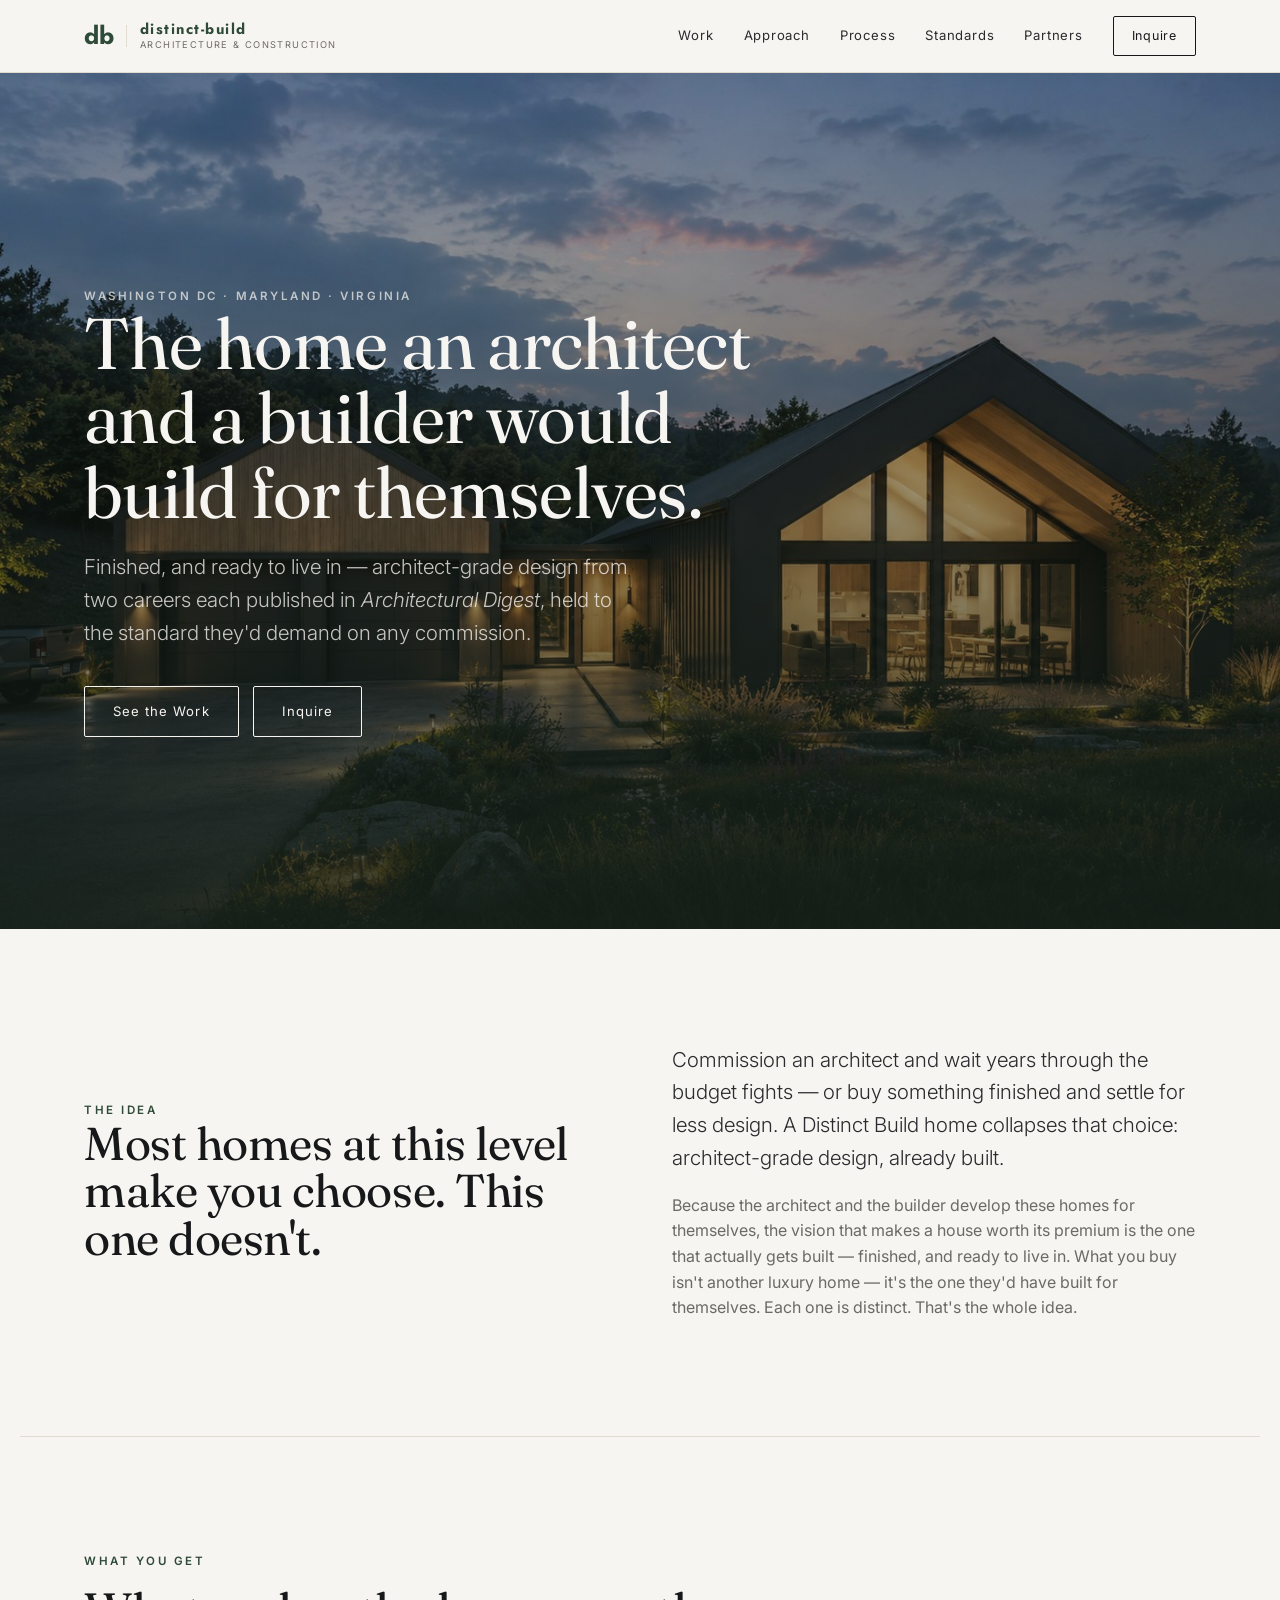
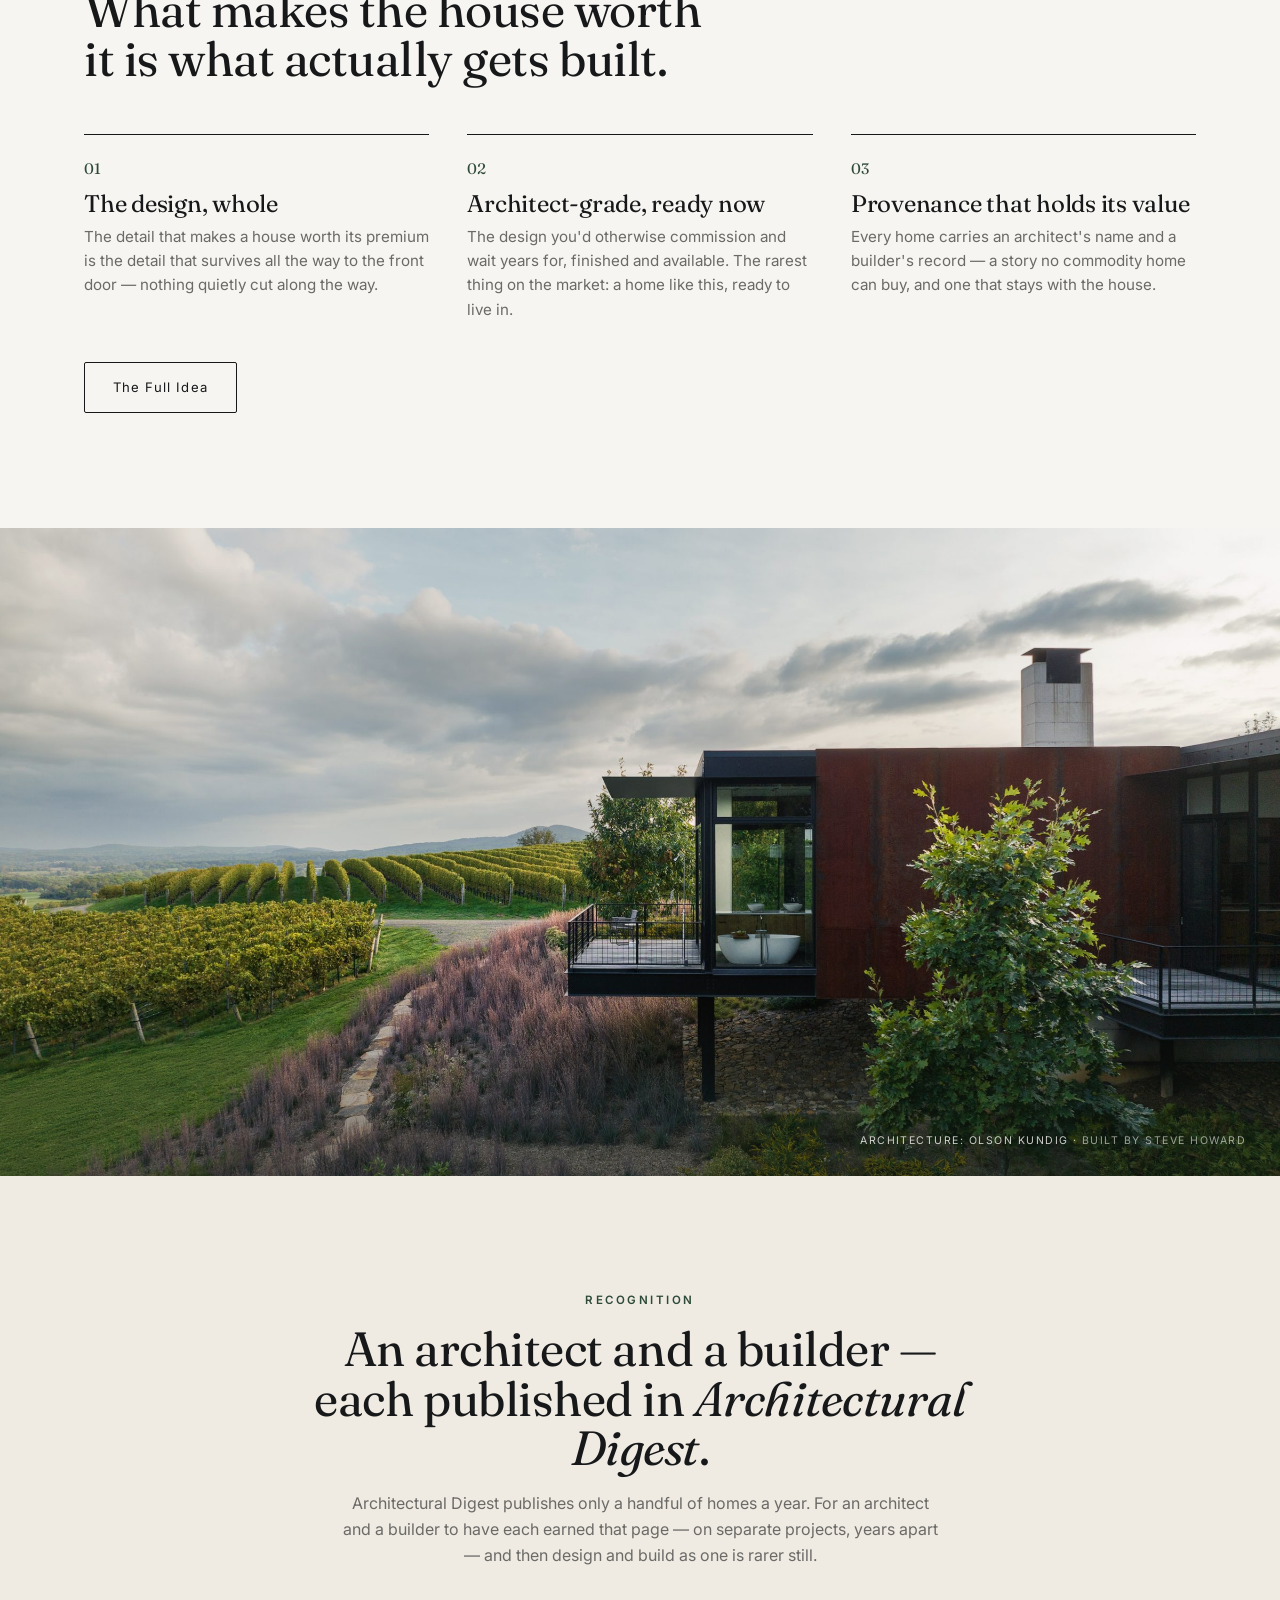
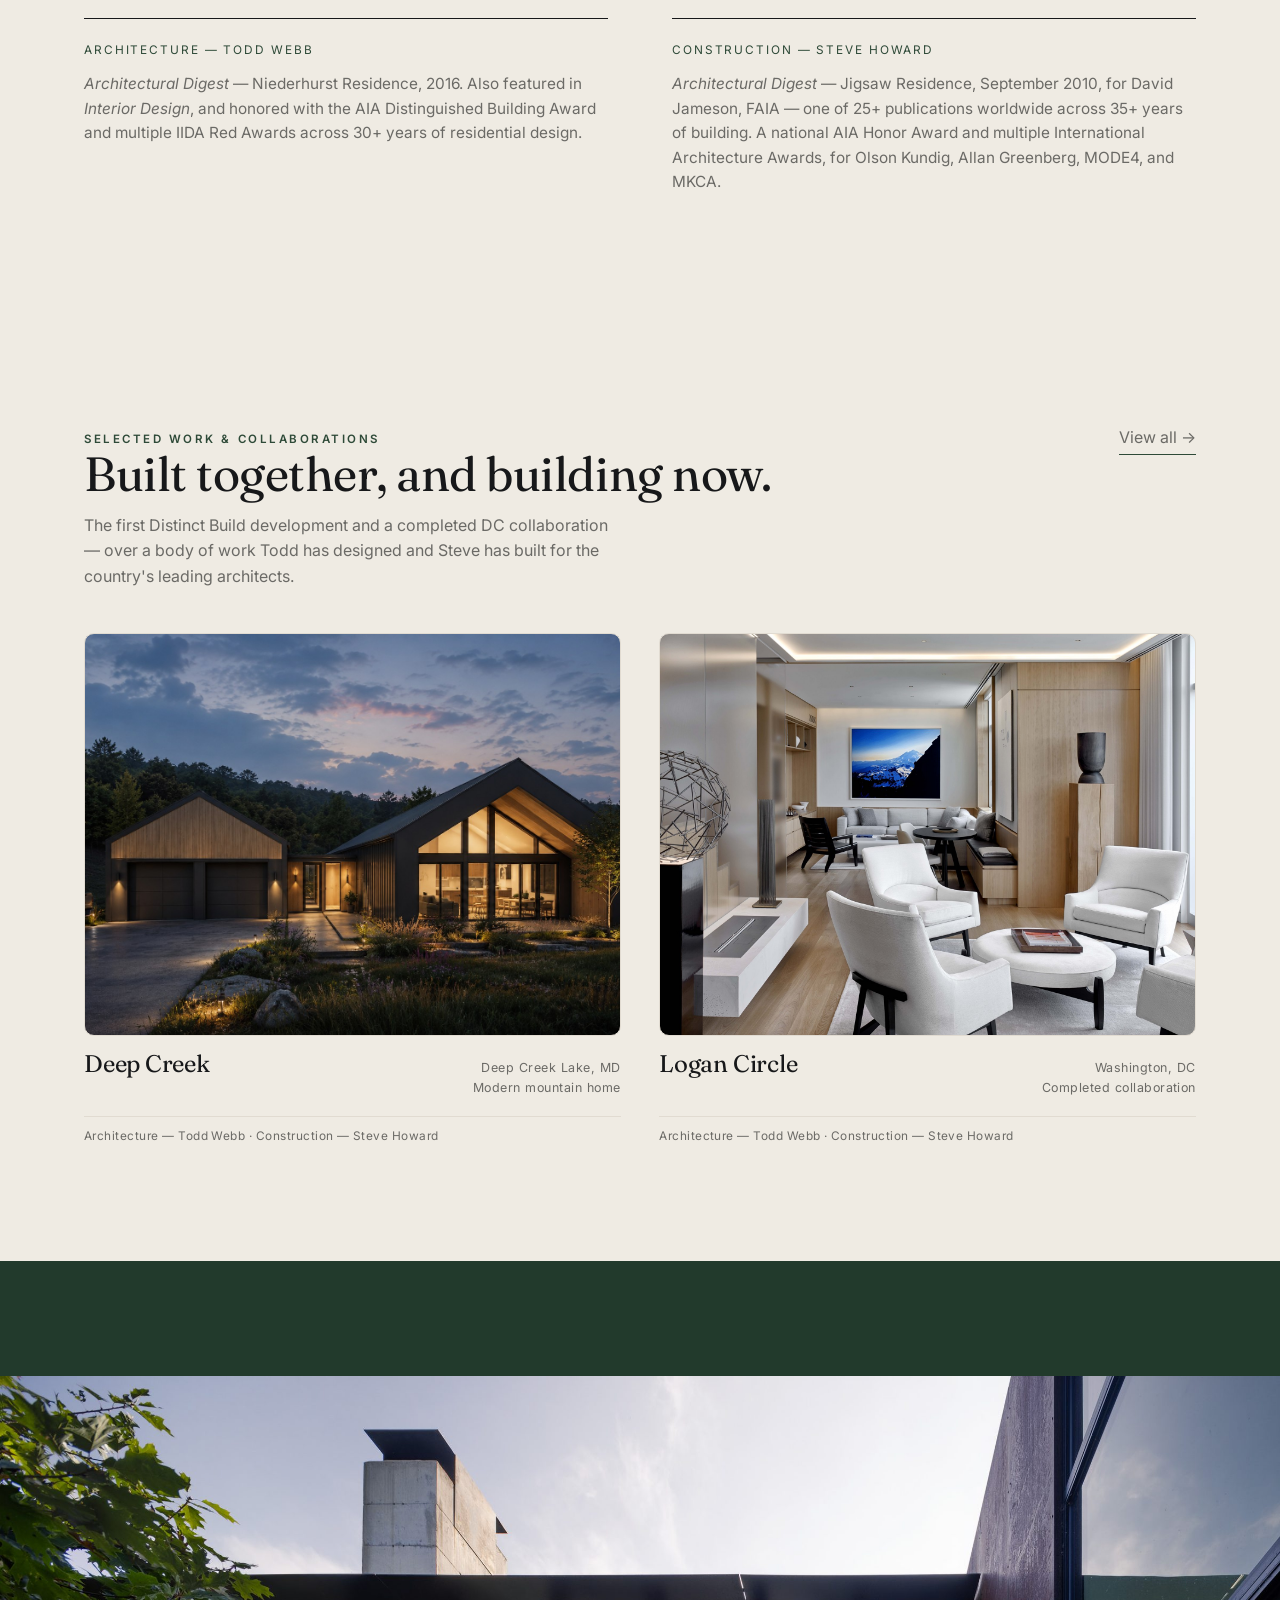
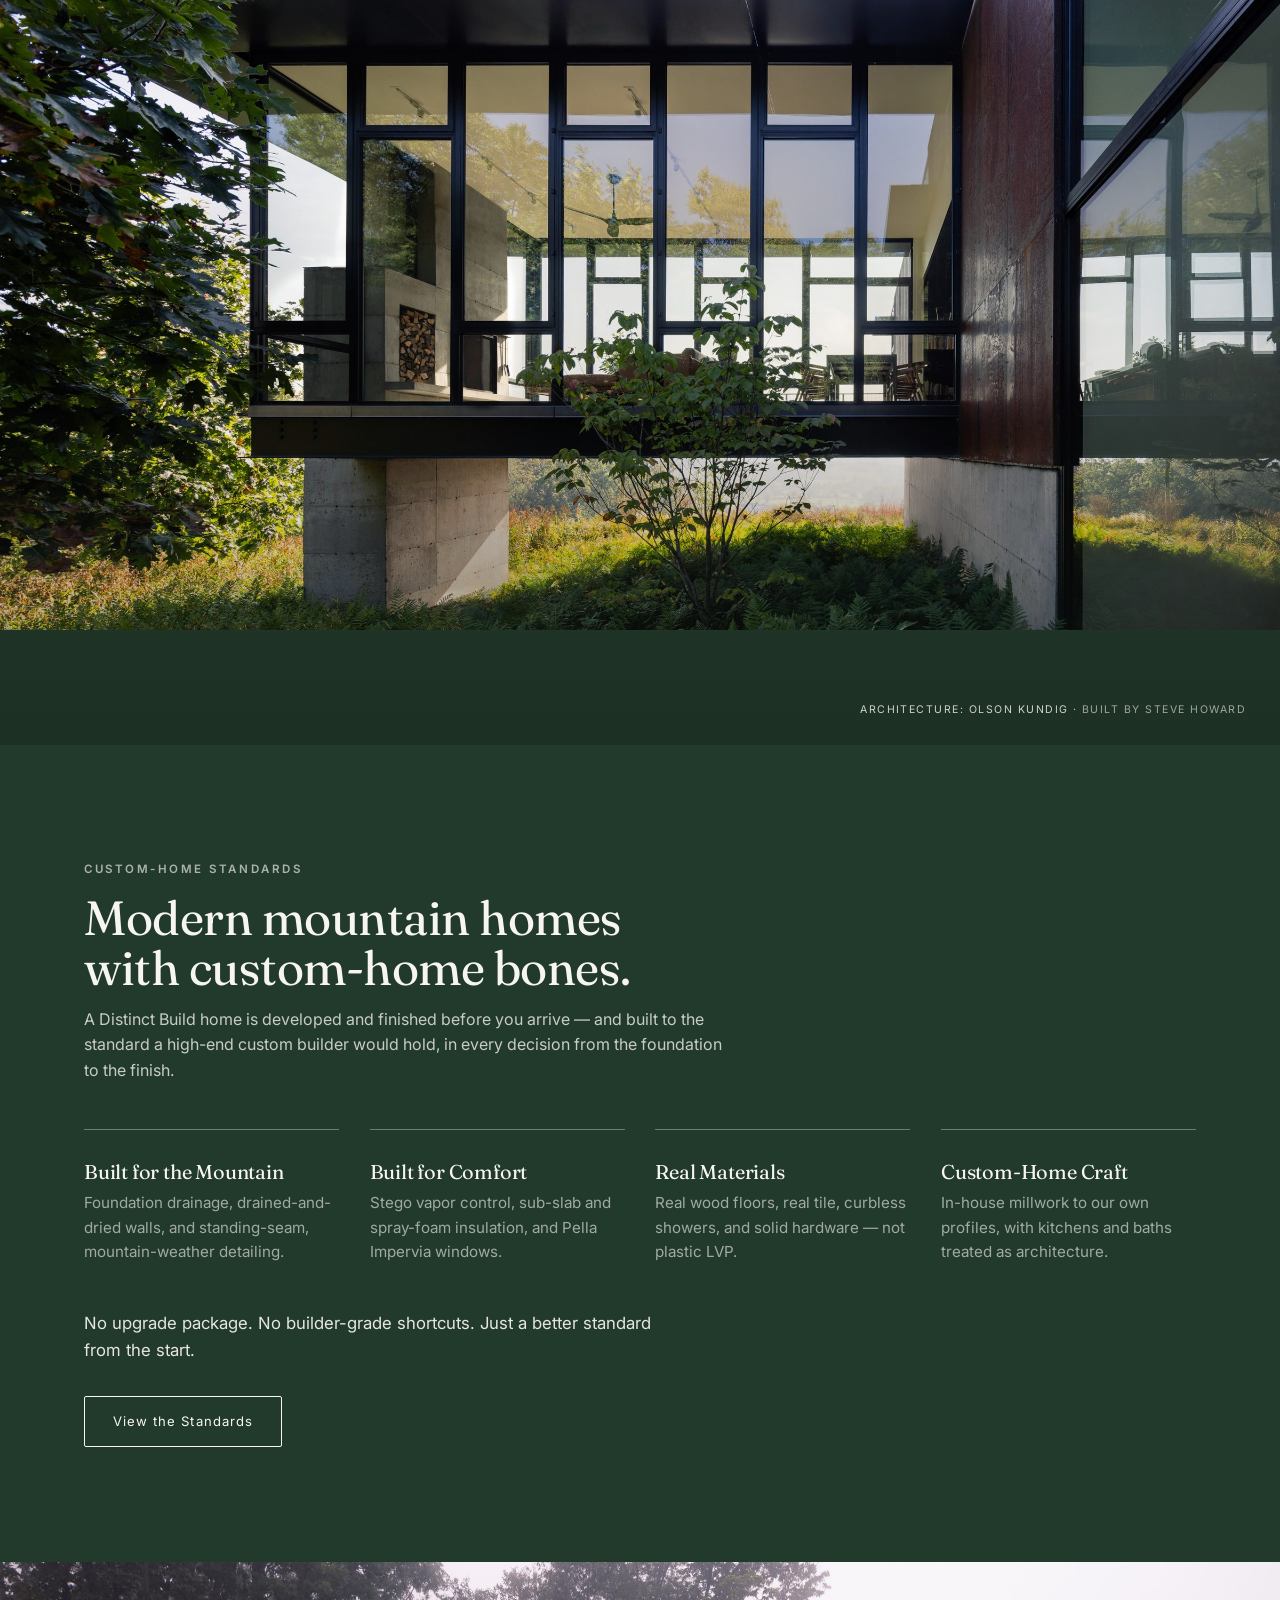
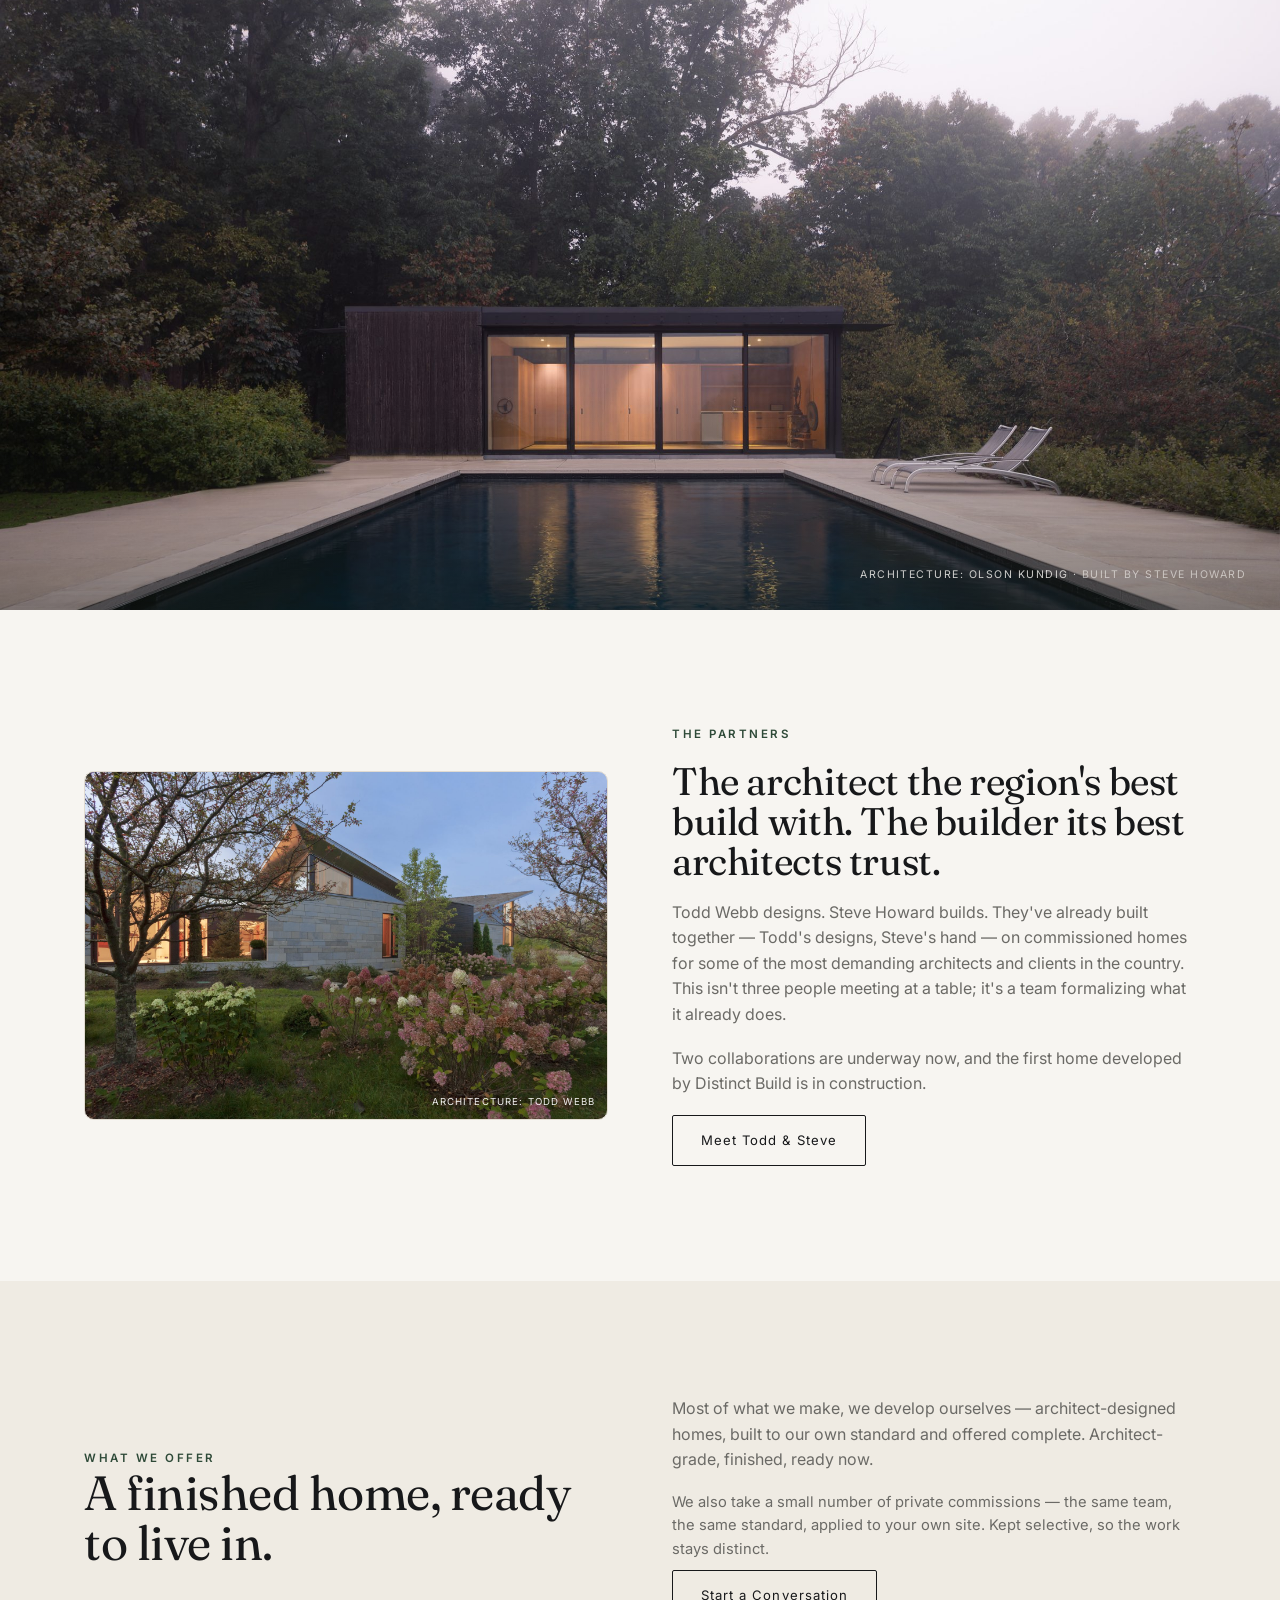
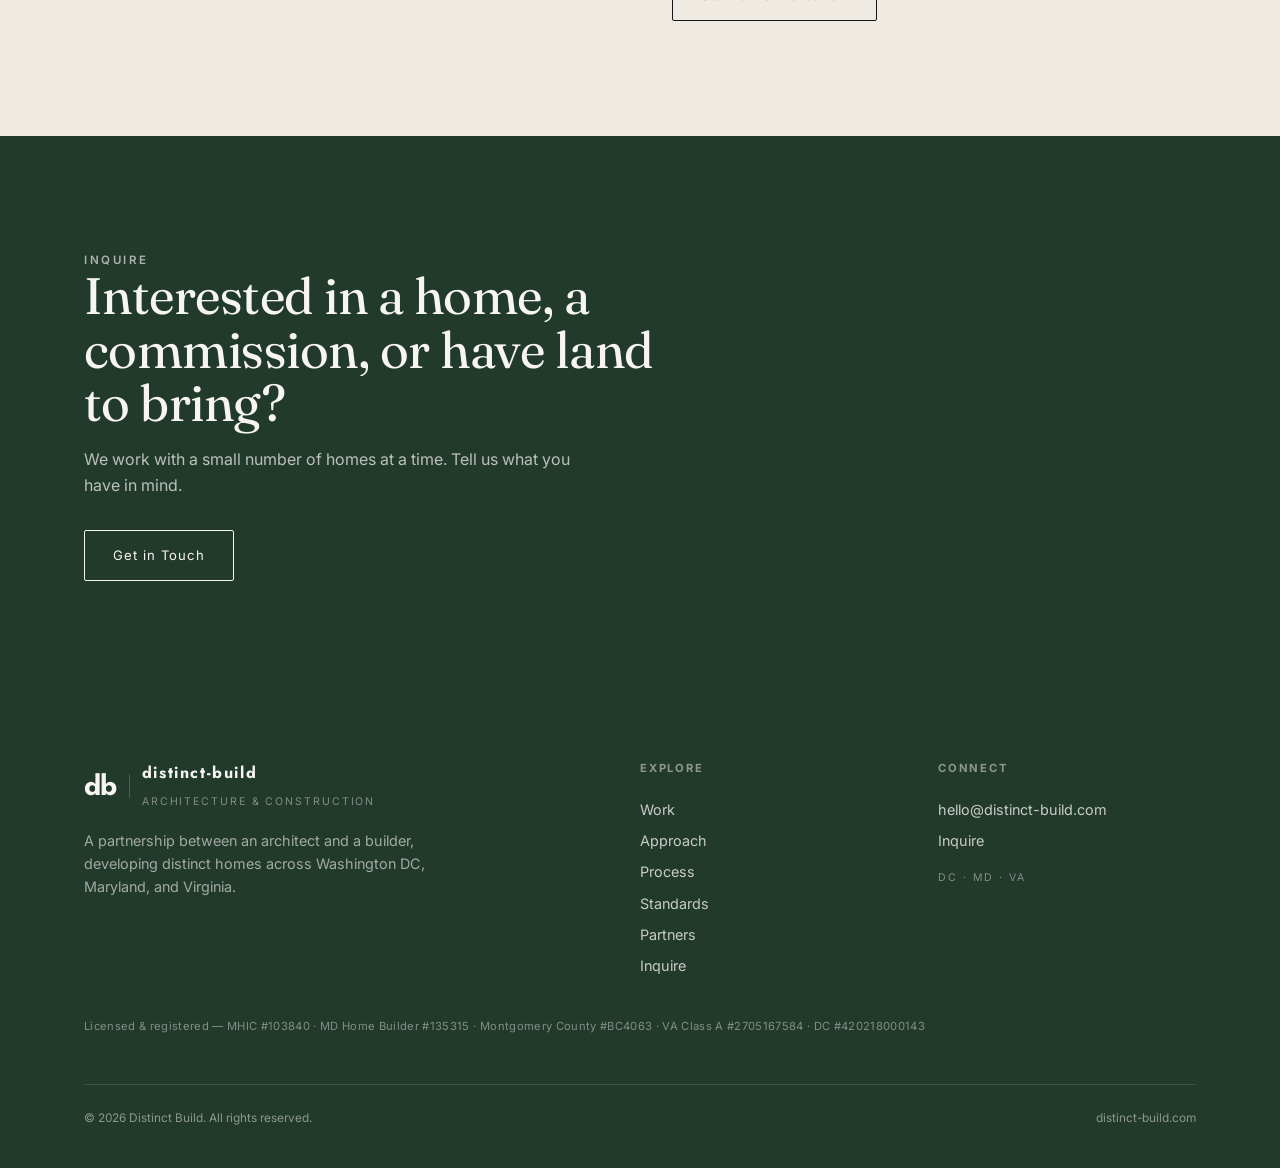
<file: index.html>
<!DOCTYPE html>
<html lang="en">
<head>
<meta charset="UTF-8">
<meta name="viewport" content="width=device-width, initial-scale=1">
<title>Distinct Build — The home an architect and a builder would build for themselves</title>
<meta name="description" content="Architect-grade homes, finished and ready to live in — by an architect and a builder each published in Architectural Digest. Deep Creek Lake, DC, Maryland & Virginia.">
<link rel="canonical" href="https://distinct-build.com/">
<meta property="og:title" content="Distinct Build — Architect-grade homes, finished and ready to live in">
<meta property="og:description" content="The home an architect and a builder would build for themselves. Finished, and ready for you.">
<meta property="og:type" content="website">
<meta property="og:url" content="https://distinct-build.com/">
<meta property="og:image" content="https://distinct-build.com/img/18-green-meadow/exterior.jpg">
<link rel="icon" type="image/svg+xml" href="favicon.svg">
<link rel="apple-touch-icon" href="apple-touch-icon.png">
<link rel="stylesheet" href="style.css">
</head>
<body>

<!-- NAV -->
<header class="nav">
  <div class="nav-in">
    <a class="brand" href="index.html"><span class="db">db</span><span class="brand-words"><span class="mark">distinct-build</span><span class="tag">Architecture &amp; Construction</span></span></a>
    <button class="menu-btn" aria-label="Menu" onclick="document.getElementById('nav').classList.toggle('open')">☰</button>
    <nav class="nav-links" id="nav">
      <a href="work.html">Work</a>
      <a href="approach.html">Approach</a>
      <a href="process.html">Process</a>
      <a href="building-standards.html">Standards</a>
      <a href="partners.html">Partners</a>
      <a href="contact.html" class="nav-cta">Inquire</a>
    </nav>
  </div>
</header>

<!-- HERO -->
<section class="hero">
  <img class="hero-img" src="img/18-green-meadow/exterior.jpg" alt="A modern gabled home at dusk — warm wood and glass against a wooded Maryland hillside">
  <div class="hero-scrim"></div>
  <div class="hero-in">
    <p class="kicker">Washington DC · Maryland · Virginia</p>
    <h1>The home an architect and a builder would build for themselves.</h1>
    <p class="lead">Finished, and ready to live in — architect-grade design from two careers each published in <em>Architectural Digest</em>, held to the standard they'd demand on any commission.</p>
    <div class="hero-cta">
      <a href="work.html" class="btn btn-light">See the Work</a>
      <a href="contact.html" class="btn btn-light">Inquire</a>
    </div>
  </div>
</section>

<!-- PREMISE -->
<section class="statement">
  <div class="wrap two-col">
    <div>
      <p class="kicker">The Idea</p>
      <h2 class="serif">Most homes at this level make you choose. This one doesn't.</h2>
    </div>
    <div class="stack">
      <p class="lead">Commission an architect and wait years through the budget fights — or buy something finished and settle for less design. A Distinct Build home collapses that choice: architect-grade design, already built.</p>
      <p class="muted">Because the architect and the builder develop these homes for themselves, the vision that makes a house worth its premium is the one that actually gets built — finished, and ready to live in. What you buy isn't another luxury home — it's the one they'd have built for themselves. Each one is distinct. That's the whole idea.</p>
    </div>
  </div>
</section>

<hr class="rule wrap">

<!-- THE ARGUMENT -->
<section>
  <div class="wrap">
    <p class="kicker">What You Get</p>
    <h2 class="serif" style="font-size:clamp(1.9rem,3.9vw,3rem);max-width:20ch;margin:14px 0 50px">What makes the house worth it is what actually gets built.</h2>
    <div class="cols-3">
      <div class="disc">
        <div class="n">01</div>
        <h3 class="serif">The design, whole</h3>
        <p>The detail that makes a house worth its premium is the detail that survives all the way to the front door — nothing quietly cut along the way.</p>
      </div>
      <div class="disc">
        <div class="n">02</div>
        <h3 class="serif">Architect-grade, ready now</h3>
        <p>The design you'd otherwise commission and wait years for, finished and available. The rarest thing on the market: a home like this, ready to live in.</p>
      </div>
      <div class="disc">
        <div class="n">03</div>
        <h3 class="serif">Provenance that holds its value</h3>
        <p>Every home carries an architect's name and a builder's record — a story no commodity home can buy, and one that stays with the house.</p>
      </div>
    </div>
    <p style="margin-top:40px"><a href="approach.html" class="btn btn-ghost">The Full Idea</a></p>
  </div>
</section>

<!-- BREATH -->
<section class="breath">
  <img src="img/blue-ridge/breath-vineyard.jpg" alt="A modern glass-and-steel home cantilevered over a Virginia vineyard, the Blue Ridge beyond">
  <span class="credit">Architecture: Olson Kundig · <em>Built by Steve Howard</em></span>
</section>

<!-- RECOGNITION -->
<section style="background:var(--paper-2)">
  <div class="wrap" style="text-align:center;max-width:780px;margin-inline:auto">
    <p class="kicker">Recognition</p>
    <h2 class="serif" style="font-size:clamp(1.9rem,3.9vw,3rem);margin:14px 0 18px">An architect and a builder — each published in <em>Architectural Digest</em>.</h2>
    <p class="muted" style="max-width:60ch;margin:0 auto">Architectural Digest publishes only a handful of homes a year. For an architect and a builder to have each earned that page — on separate projects, years apart — and then design and build as one is rarer still.</p>
  </div>
  <div class="wrap" style="margin-top:50px">
    <div class="two-col" style="align-items:start">
      <div class="disc" style="border-top:1px solid var(--ink)">
        <div class="role" style="font-size:.74rem;letter-spacing:.16em;text-transform:uppercase;color:var(--accent);margin-bottom:12px">Architecture — Todd Webb</div>
        <p style="color:var(--stone);font-size:.96rem"><em>Architectural Digest</em> — Niederhurst Residence, 2016. Also featured in <em>Interior Design</em>, and honored with the AIA Distinguished Building Award and multiple IIDA Red Awards across 30+ years of residential design.</p>
      </div>
      <div class="disc" style="border-top:1px solid var(--ink)">
        <div class="role" style="font-size:.74rem;letter-spacing:.16em;text-transform:uppercase;color:var(--accent);margin-bottom:12px">Construction — Steve Howard</div>
        <p style="color:var(--stone);font-size:.96rem"><em>Architectural Digest</em> — Jigsaw Residence, September 2010, for David Jameson, FAIA — one of 25+ publications worldwide across 35+ years of building. A national AIA Honor Award and multiple International Architecture Awards, for Olson Kundig, Allan Greenberg, MODE4, and MKCA.</p>
      </div>
    </div>
  </div>
</section>

<!-- FEATURED WORK -->
<section style="background:var(--paper-2)">
  <div class="wrap">
    <div style="display:flex;justify-content:space-between;align-items:baseline;flex-wrap:wrap;gap:12px;margin-bottom:44px">
      <div>
        <p class="kicker">Selected Work &amp; Collaborations</p>
        <h2 class="serif" style="font-size:clamp(1.9rem,3.9vw,3rem)">Built together, and building now.</h2>
        <p class="muted" style="max-width:54ch;margin-top:14px">The first Distinct Build development and a completed DC collaboration — over a body of work Todd has designed and Steve has built for the country's leading architects.</p>
      </div>
      <a href="work.html" class="muted" style="border-bottom:1px solid var(--accent);padding-bottom:3px;white-space:nowrap">View all →</a>
    </div>
    <div class="work-grid">
      <a class="work-card" href="deep-creek.html">
        <div class="media r43 filled" style="background-image:url('img/18-green-meadow/exterior.jpg')"></div>
        <div class="meta"><h3 class="serif">Deep Creek</h3><div class="loc">Deep Creek Lake, MD<br>Modern mountain home</div></div>
        <div class="muted" style="font-size:.74rem;letter-spacing:.04em;margin-top:10px">Architecture — Todd Webb · Construction — Steve Howard</div>
      </a>
      <a class="work-card" href="logan-circle.html">
        <div class="media r43 filled" style="background-image:url('img/logan-circle/hero.jpg')"></div>
        <div class="meta"><h3 class="serif">Logan Circle</h3><div class="loc">Washington, DC<br>Completed collaboration</div></div>
        <div class="muted" style="font-size:.74rem;letter-spacing:.04em;margin-top:10px">Architecture — Todd Webb · Construction — Steve Howard</div>
      </a>
    </div>
  </div>
</section>

<!-- BREATH -->
<section class="breath show-all">
  <img src="img/blue-ridge/breath-glass.jpg" alt="A modern glass-and-steel home open to the trees, warm interior light glowing through the walls">
  <span class="credit">Architecture: Olson Kundig · <em>Built by Steve Howard</em></span>
</section>

<!-- CUSTOM-HOME STANDARDS -->
<section class="band">
  <div class="wrap">
    <p class="kicker">Custom-Home Standards</p>
    <h2 class="serif" style="font-size:clamp(1.9rem,3.9vw,3rem);max-width:18ch;margin:14px 0 14px">Modern mountain homes with custom-home bones.</h2>
    <p style="color:rgba(247,245,241,.78);max-width:64ch;margin-bottom:46px">A Distinct Build home is developed and finished before you arrive — and built to the standard a high-end custom builder would hold, in every decision from the foundation to the finish.</p>
    <div class="cols-4">
      <div class="disc" style="border-top:1px solid rgba(247,245,241,.35)">
        <h3 class="serif" style="color:var(--paper);font-size:1.25rem">Built for the Mountain</h3>
        <p style="color:rgba(247,245,241,.6)">Foundation drainage, drained-and-dried walls, and standing-seam, mountain-weather detailing.</p>
      </div>
      <div class="disc" style="border-top:1px solid rgba(247,245,241,.35)">
        <h3 class="serif" style="color:var(--paper);font-size:1.25rem">Built for Comfort</h3>
        <p style="color:rgba(247,245,241,.6)">Stego vapor control, sub-slab and spray-foam insulation, and Pella Impervia windows.</p>
      </div>
      <div class="disc" style="border-top:1px solid rgba(247,245,241,.35)">
        <h3 class="serif" style="color:var(--paper);font-size:1.25rem">Real Materials</h3>
        <p style="color:rgba(247,245,241,.6)">Real wood floors, real tile, curbless showers, and solid hardware — not plastic LVP.</p>
      </div>
      <div class="disc" style="border-top:1px solid rgba(247,245,241,.35)">
        <h3 class="serif" style="color:var(--paper);font-size:1.25rem">Custom-Home Craft</h3>
        <p style="color:rgba(247,245,241,.6)">In-house millwork to our own profiles, with kitchens and baths treated as architecture.</p>
      </div>
    </div>
    <p style="color:rgba(247,245,241,.92);font-size:1.05rem;margin:46px 0 32px;max-width:54ch">No upgrade package. No builder-grade shortcuts. Just a better standard from the start.</p>
    <a href="building-standards.html" class="btn btn-light">View the Standards</a>
  </div>
</section>

<!-- BREATH -->
<section class="breath">
  <img src="img/blue-ridge/breath-fog-pool.jpg" alt="A glass-walled pool pavilion glowing at dusk in the fog, reflected in the still water">
  <span class="credit">Architecture: Olson Kundig · <em>Built by Steve Howard</em></span>
</section>

<!-- PARTNERS / PROOF -->
<section>
  <div class="wrap two-col">
    <div class="media r32 filled" style="background-image:url('img/miller/miller-dusk.jpg')"><span class="credit-tag">Architecture: Todd Webb</span></div>
    <div class="stack">
      <p class="kicker">The Partners</p>
      <h2 class="serif" style="font-size:clamp(1.7rem,3.2vw,2.4rem)">The architect the region's best build with. The builder its best architects trust.</h2>
      <p class="muted">Todd Webb designs. Steve Howard builds. They've already built together — Todd's designs, Steve's hand — on commissioned homes for some of the most demanding architects and clients in the country. This isn't three people meeting at a table; it's a team formalizing what it already does.</p>
      <p class="muted">Two collaborations are underway now, and the first home developed by Distinct Build is in construction.</p>
      <p><a href="partners.html" class="btn btn-ghost">Meet Todd &amp; Steve</a></p>
    </div>
  </div>
</section>

<!-- WHAT WE OFFER -->
<section style="background:var(--paper-2)">
  <div class="wrap two-col">
    <div>
      <p class="kicker">What We Offer</p>
      <h2 class="serif" style="font-size:clamp(1.9rem,3.9vw,3rem)">A finished home, ready to live in.</h2>
    </div>
    <div class="stack">
      <p class="muted">Most of what we make, we develop ourselves — architect-designed homes, built to our own standard and offered complete. Architect-grade, finished, ready now.</p>
      <p class="muted" style="font-size:.92rem">We also take a small number of private commissions — the same team, the same standard, applied to your own site. Kept selective, so the work stays distinct.</p>
      <p style="margin-top:8px"><a href="contact.html" class="btn btn-ghost">Start a Conversation</a></p>
    </div>
  </div>
</section>

<!-- CTA BAND -->
<section class="band">
  <div class="wrap">
    <p class="kicker">Inquire</p>
    <h2 class="serif">Interested in a home, a commission, or have land to bring?</h2>
    <p style="margin:18px 0 32px">We work with a small number of homes at a time. Tell us what you have in mind.</p>
    <a href="contact.html" class="btn btn-light">Get in Touch</a>
  </div>
</section>

<!-- FOOTER -->
<footer class="foot">
  <div class="wrap">
    <div class="foot-grid">
      <div>
        <div class="foot-brand"><span class="db">db</span><div><div class="mark">distinct-build</div><div class="tag">Architecture &amp; Construction</div></div></div>
        <p style="margin-top:18px;max-width:38ch;color:rgba(247,245,241,.6);font-size:.9rem">A partnership between an architect and a builder, developing distinct homes across Washington DC, Maryland, and Virginia.</p>
      </div>
      <div>
        <h5>Explore</h5>
        <a href="work.html">Work</a>
        <a href="approach.html">Approach</a>
        <a href="process.html">Process</a>
        <a href="building-standards.html">Standards</a>
        <a href="partners.html">Partners</a>
        <a href="contact.html">Inquire</a>
      </div>
      <div>
        <h5>Connect</h5>
        <a href="mailto:hello@distinct-build.com">hello@distinct-build.com</a>
        <a href="contact.html">Inquire</a>
        <span class="tag" style="margin-top:14px;display:block">DC · MD · VA</span>
      </div>
    </div>
    <p style="margin-top:36px;font-size:.7rem;letter-spacing:.03em;color:rgba(247,245,241,.45);line-height:1.7">Licensed &amp; registered — MHIC #103840 · MD Home Builder #135315 · Montgomery County #BC4063 · VA Class A #2705167584 · DC #420218000143</p>
    <div class="foot-bottom">
      <span>© 2026 Distinct Build. All rights reserved.</span>
      <span>distinct-build.com</span>
    </div>
  </div>
</footer>

</body>
</html>
</file>
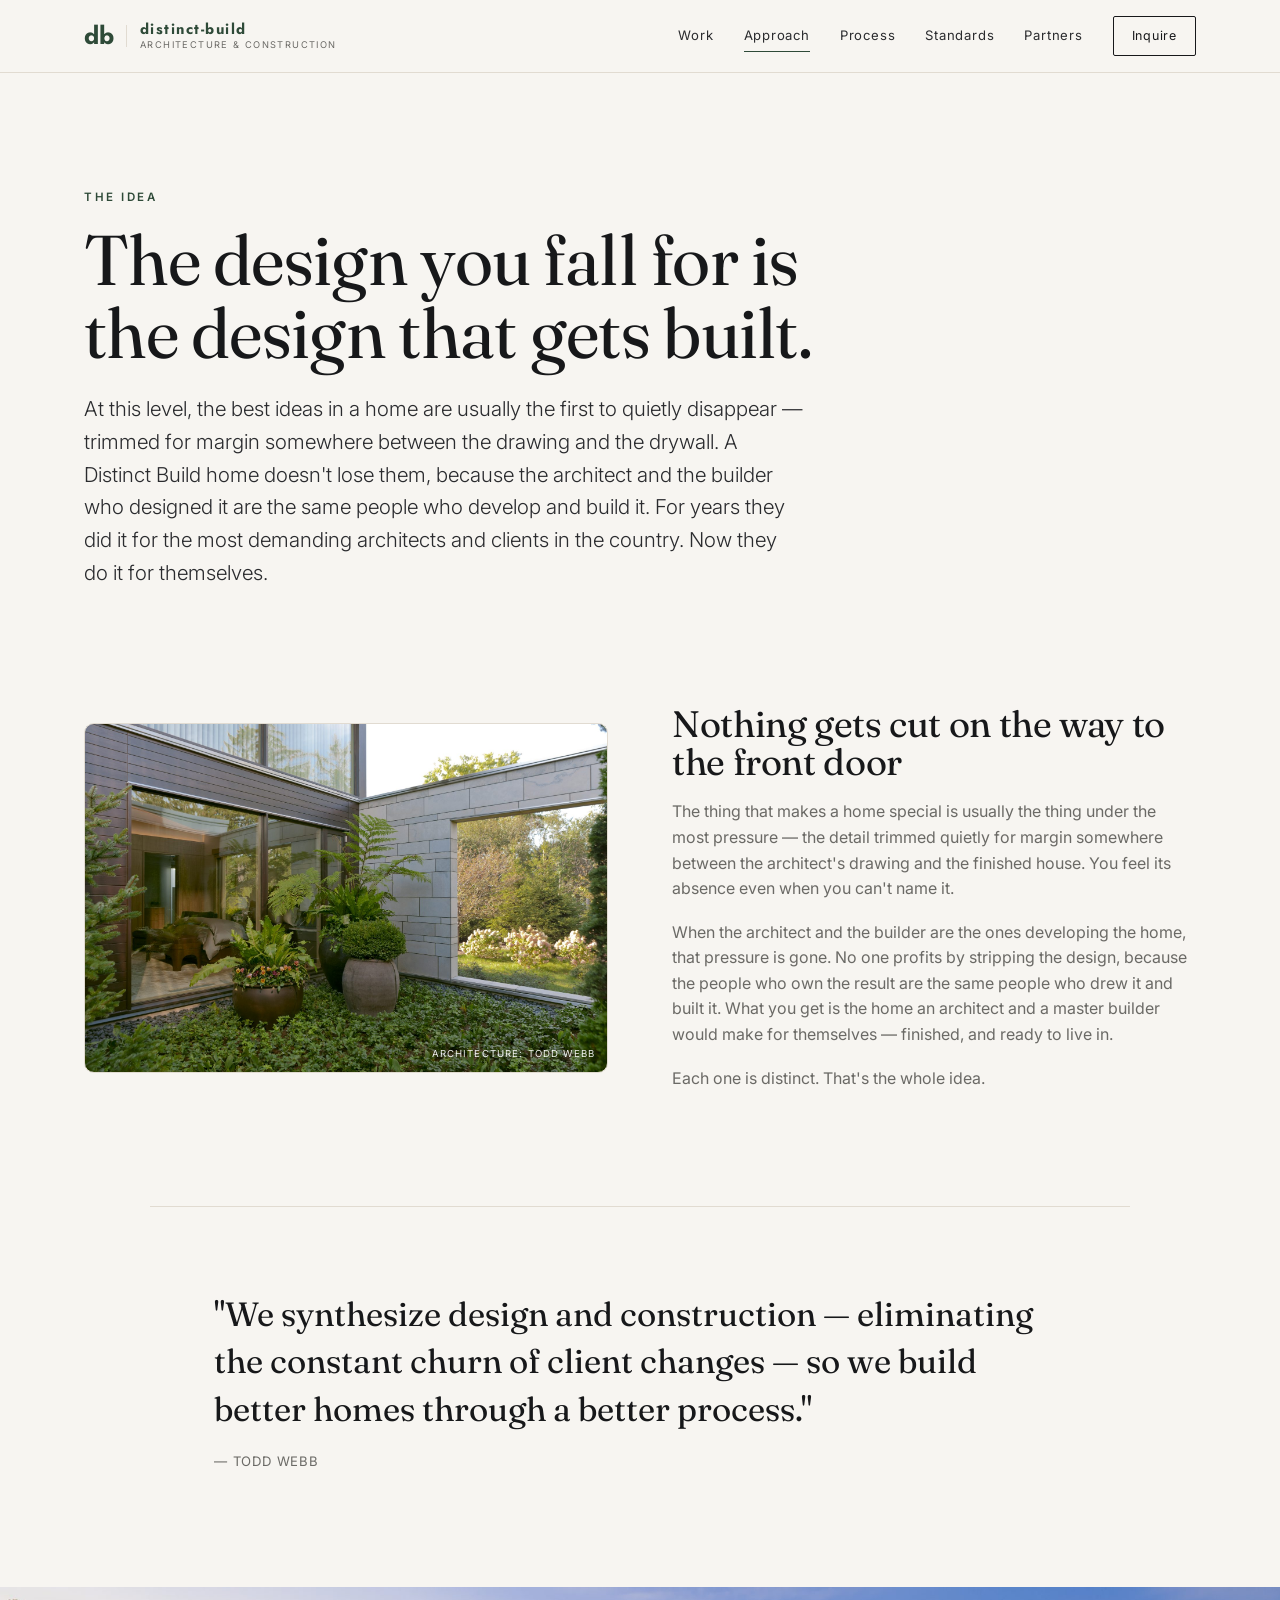
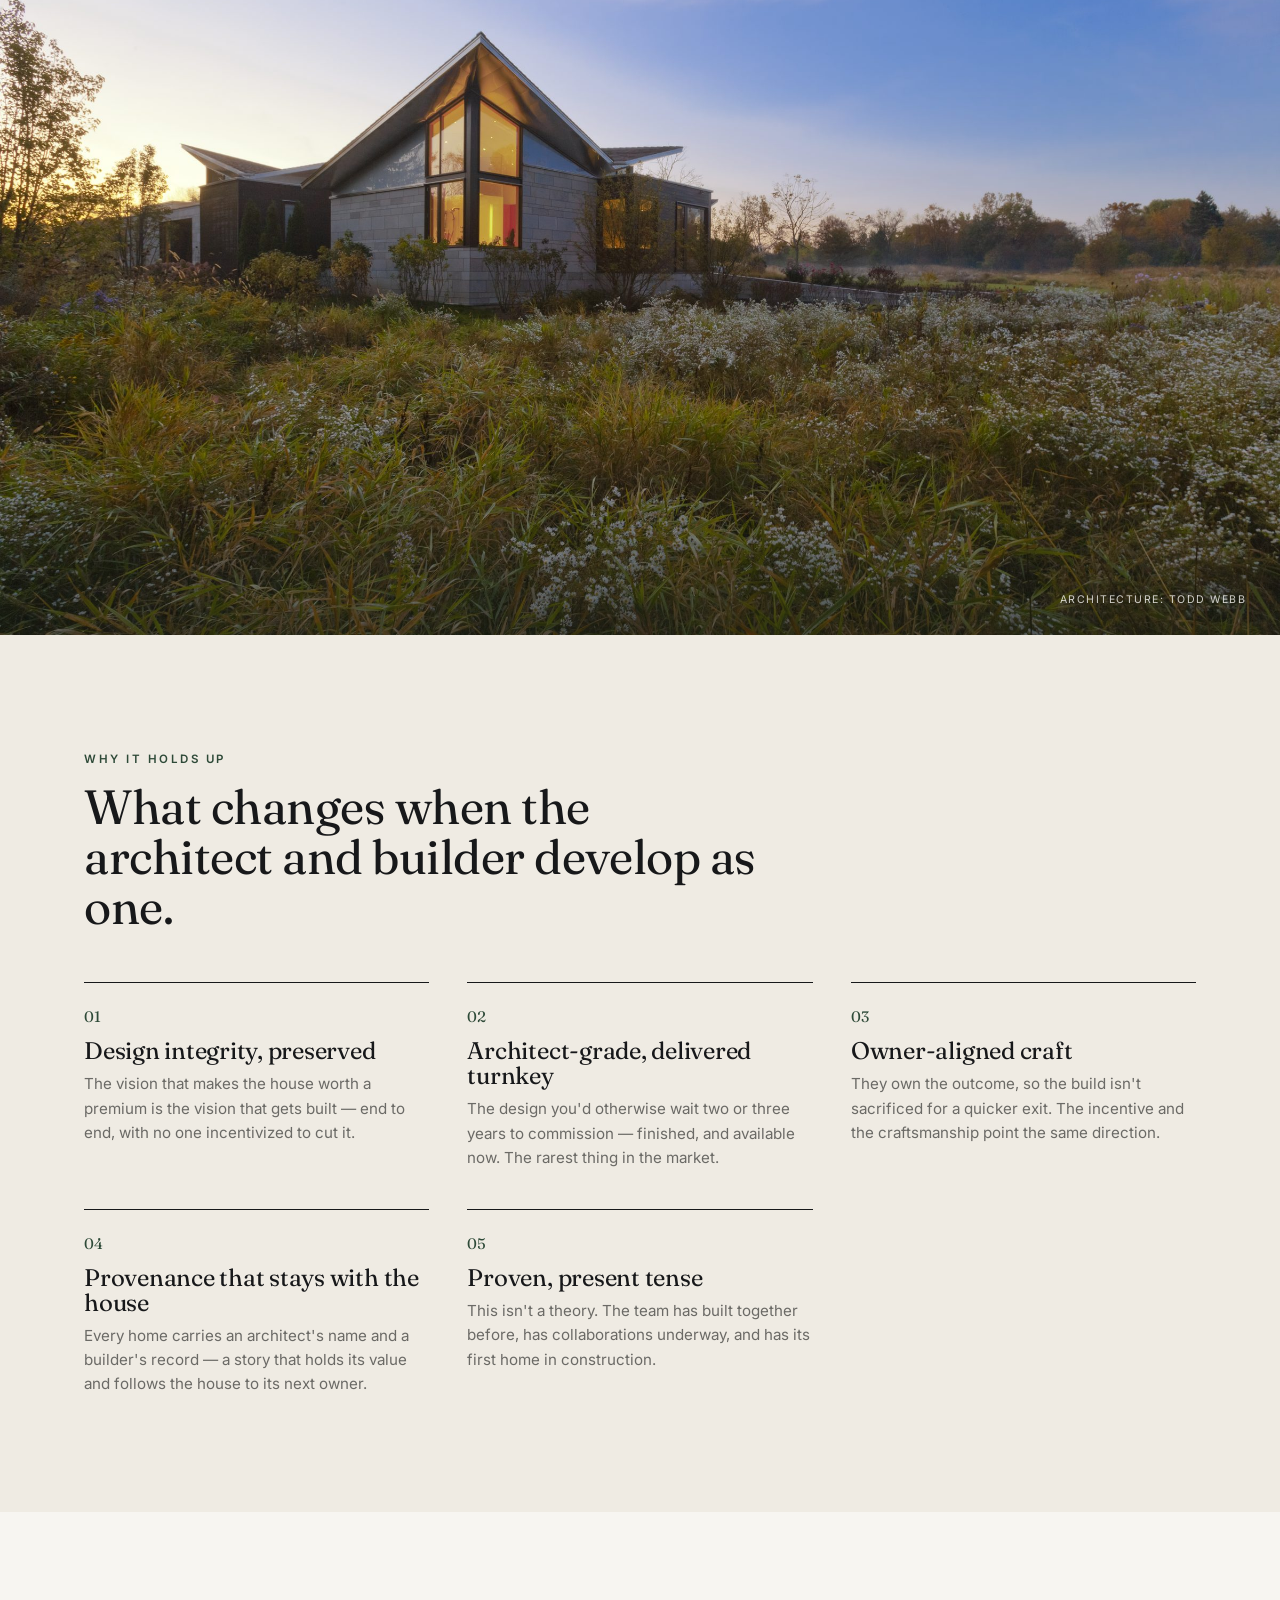
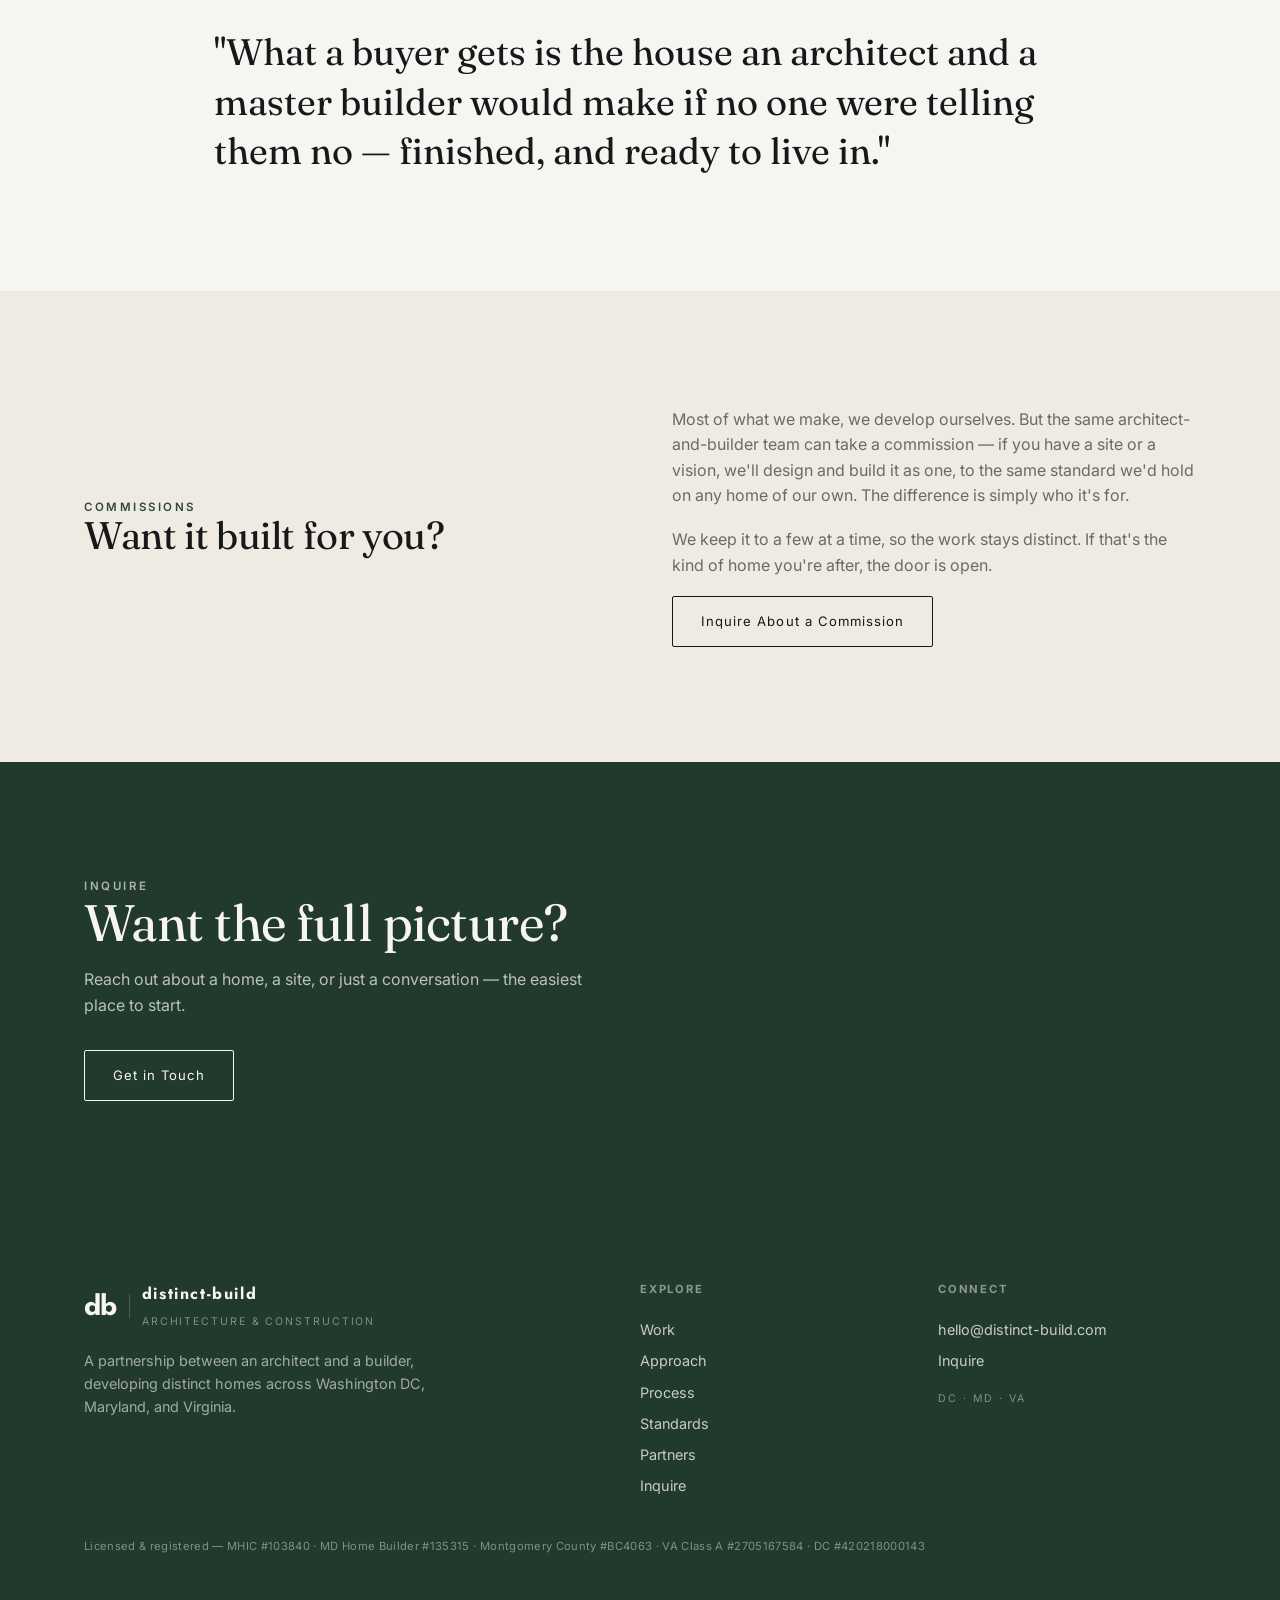
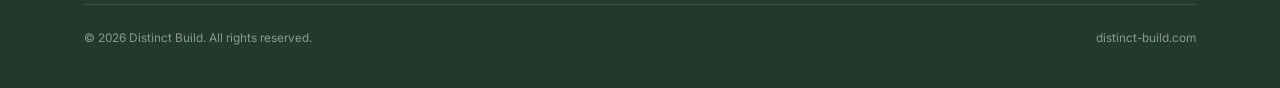
<file: approach.html>
<!DOCTYPE html>
<html lang="en">
<head>
<meta charset="UTF-8">
<meta name="viewport" content="width=device-width, initial-scale=1">
<title>Approach — Distinct Build | The design you fall for is the design you get</title>
<meta name="description" content="The idea behind Distinct Build: an architect and a builder develop homes for themselves, so the design you fall for is the design that actually gets built — finished, and ready to live in.">
<link rel="canonical" href="https://distinct-build.com/approach.html">
<link rel="icon" type="image/svg+xml" href="favicon.svg">
<link rel="apple-touch-icon" href="apple-touch-icon.png">
<link rel="stylesheet" href="style.css">
</head>
<body>

<header class="nav">
  <div class="nav-in">
    <a class="brand" href="index.html"><span class="db">db</span><span class="brand-words"><span class="mark">distinct-build</span><span class="tag">Architecture &amp; Construction</span></span></a>
    <button class="menu-btn" aria-label="Menu" onclick="document.getElementById('nav').classList.toggle('open')">☰</button>
    <nav class="nav-links" id="nav">
      <a href="work.html">Work</a>
      <a href="approach.html" class="active">Approach</a>
      <a href="process.html">Process</a>
      <a href="building-standards.html">Standards</a>
      <a href="partners.html">Partners</a>
      <a href="contact.html" class="nav-cta">Inquire</a>
    </nav>
  </div>
</header>

<!-- PAGE HEAD -->
<section style="padding-bottom:0">
  <div class="wrap">
    <p class="kicker">The Idea</p>
    <h1 class="serif" style="font-size:clamp(2.4rem,5.5vw,4.4rem);max-width:18ch;margin-top:16px">The design you fall for is the design that gets built.</h1>
    <p class="lead" style="max-width:60ch;margin-top:24px">At this level, the best ideas in a home are usually the first to quietly disappear — trimmed for margin somewhere between the drawing and the drywall. A Distinct Build home doesn't lose them, because the architect and the builder who designed it are the same people who develop and build it. For years they did it for the most demanding architects and clients in the country. Now they do it for themselves.</p>
  </div>
</section>

<section>
  <div class="wrap two-col">
    <div class="media r32 filled" style="background-image:url('img/miller/miller-courtyard.jpg')"><span class="credit-tag">Architecture: Todd Webb</span></div>
    <div class="stack">
      <h2 class="serif" style="font-size:clamp(1.6rem,3vw,2.3rem)">Nothing gets cut on the way to the front door</h2>
      <p class="muted">The thing that makes a home special is usually the thing under the most pressure — the detail trimmed quietly for margin somewhere between the architect's drawing and the finished house. You feel its absence even when you can't name it.</p>
      <p class="muted">When the architect and the builder are the ones developing the home, that pressure is gone. No one profits by stripping the design, because the people who own the result are the same people who drew it and built it. What you get is the home an architect and a master builder would make for themselves — finished, and ready to live in.</p>
      <p class="muted">Each one is distinct. That's the whole idea.</p>
    </div>
  </div>
</section>

<!-- TODD QUOTE -->
<section style="padding-top:0">
  <div class="wrap" style="max-width:980px;border-top:1px solid var(--line);padding-top:clamp(48px,7vw,84px)">
    <p class="serif" style="font-size:clamp(1.4rem,2.8vw,2.1rem);line-height:1.4">"We synthesize design and construction — eliminating the constant churn of client changes — so we build better homes through a better process."</p>
    <p class="muted" style="margin-top:18px;font-size:.82rem;letter-spacing:.06em;text-transform:uppercase">— Todd Webb</p>
  </div>
</section>

<!-- BREATH -->
<section class="breath">
  <img src="img/miller/miller-meadow.jpg" alt="A modern glass-gabled home glowing warm at dusk in a wild meadow">
  <span class="credit">Architecture: Todd Webb</span>
</section>

<!-- THE ARGUMENT -->
<section style="background:var(--paper-2)">
  <div class="wrap">
    <p class="kicker">Why It Holds Up</p>
    <h2 class="serif" style="font-size:clamp(1.9rem,3.9vw,3rem);margin:14px 0 50px;max-width:22ch">What changes when the architect and builder develop as one.</h2>
    <div class="cols-3">
      <div class="disc" style="border-top:1px solid var(--ink)">
        <div class="n">01</div>
        <h3 class="serif">Design integrity, preserved</h3>
        <p>The vision that makes the house worth a premium is the vision that gets built — end to end, with no one incentivized to cut it.</p>
      </div>
      <div class="disc" style="border-top:1px solid var(--ink)">
        <div class="n">02</div>
        <h3 class="serif">Architect-grade, delivered turnkey</h3>
        <p>The design you'd otherwise wait two or three years to commission — finished, and available now. The rarest thing in the market.</p>
      </div>
      <div class="disc" style="border-top:1px solid var(--ink)">
        <div class="n">03</div>
        <h3 class="serif">Owner-aligned craft</h3>
        <p>They own the outcome, so the build isn't sacrificed for a quicker exit. The incentive and the craftsmanship point the same direction.</p>
      </div>
      <div class="disc" style="border-top:1px solid var(--ink)">
        <div class="n">04</div>
        <h3 class="serif">Provenance that stays with the house</h3>
        <p>Every home carries an architect's name and a builder's record — a story that holds its value and follows the house to its next owner.</p>
      </div>
      <div class="disc" style="border-top:1px solid var(--ink)">
        <div class="n">05</div>
        <h3 class="serif">Proven, present tense</h3>
        <p>This isn't a theory. The team has built together before, has collaborations underway, and has its first home in construction.</p>
      </div>
    </div>
  </div>
</section>

<!-- PULLQUOTE -->
<section>
  <div class="wrap" style="max-width:980px">
    <p class="serif" style="font-size:clamp(1.5rem,3.2vw,2.3rem);line-height:1.35">"What a buyer gets is the house an architect and a master builder would make if no one were telling them no — finished, and ready to live in."</p>
  </div>
</section>

<!-- COMMISSIONS -->
<section style="background:var(--paper-2)">
  <div class="wrap two-col">
    <div>
      <p class="kicker">Commissions</p>
      <h2 class="serif" style="font-size:clamp(1.7rem,3.2vw,2.4rem)">Want it built for you?</h2>
    </div>
    <div class="stack">
      <p class="muted">Most of what we make, we develop ourselves. But the same architect-and-builder team can take a commission — if you have a site or a vision, we'll design and build it as one, to the same standard we'd hold on any home of our own. The difference is simply who it's for.</p>
      <p class="muted">We keep it to a few at a time, so the work stays distinct. If that's the kind of home you're after, the door is open.</p>
      <p><a href="contact.html" class="btn btn-ghost">Inquire About a Commission</a></p>
    </div>
  </div>
</section>

<!-- CTA -->
<section class="band">
  <div class="wrap">
    <p class="kicker">Inquire</p>
    <h2 class="serif">Want the full picture?</h2>
    <p style="margin:18px 0 32px">Reach out about a home, a site, or just a conversation — the easiest place to start.</p>
    <a href="contact.html" class="btn btn-light">Get in Touch</a>
  </div>
</section>

<footer class="foot">
  <div class="wrap">
    <div class="foot-grid">
      <div>
        <div class="foot-brand"><span class="db">db</span><div><div class="mark">distinct-build</div><div class="tag">Architecture &amp; Construction</div></div></div>
        <p style="margin-top:18px;max-width:38ch;color:rgba(247,245,241,.6);font-size:.9rem">A partnership between an architect and a builder, developing distinct homes across Washington DC, Maryland, and Virginia.</p>
      </div>
      <div><h5>Explore</h5>
        <a href="work.html">Work</a><a href="approach.html">Approach</a><a href="process.html">Process</a><a href="building-standards.html">Standards</a><a href="partners.html">Partners</a><a href="contact.html">Inquire</a>
      </div>
      <div><h5>Connect</h5>
        <a href="mailto:hello@distinct-build.com">hello@distinct-build.com</a>
        <a href="contact.html">Inquire</a>
        <span class="tag" style="margin-top:14px;display:block">DC · MD · VA</span>
      </div>
    </div>
    <p style="margin-top:36px;font-size:.7rem;letter-spacing:.03em;color:rgba(247,245,241,.45);line-height:1.7">Licensed &amp; registered — MHIC #103840 · MD Home Builder #135315 · Montgomery County #BC4063 · VA Class A #2705167584 · DC #420218000143</p>
    <div class="foot-bottom"><span>© 2026 Distinct Build. All rights reserved.</span><span>distinct-build.com</span></div>
  </div>
</footer>

</body>
</html>
</file>
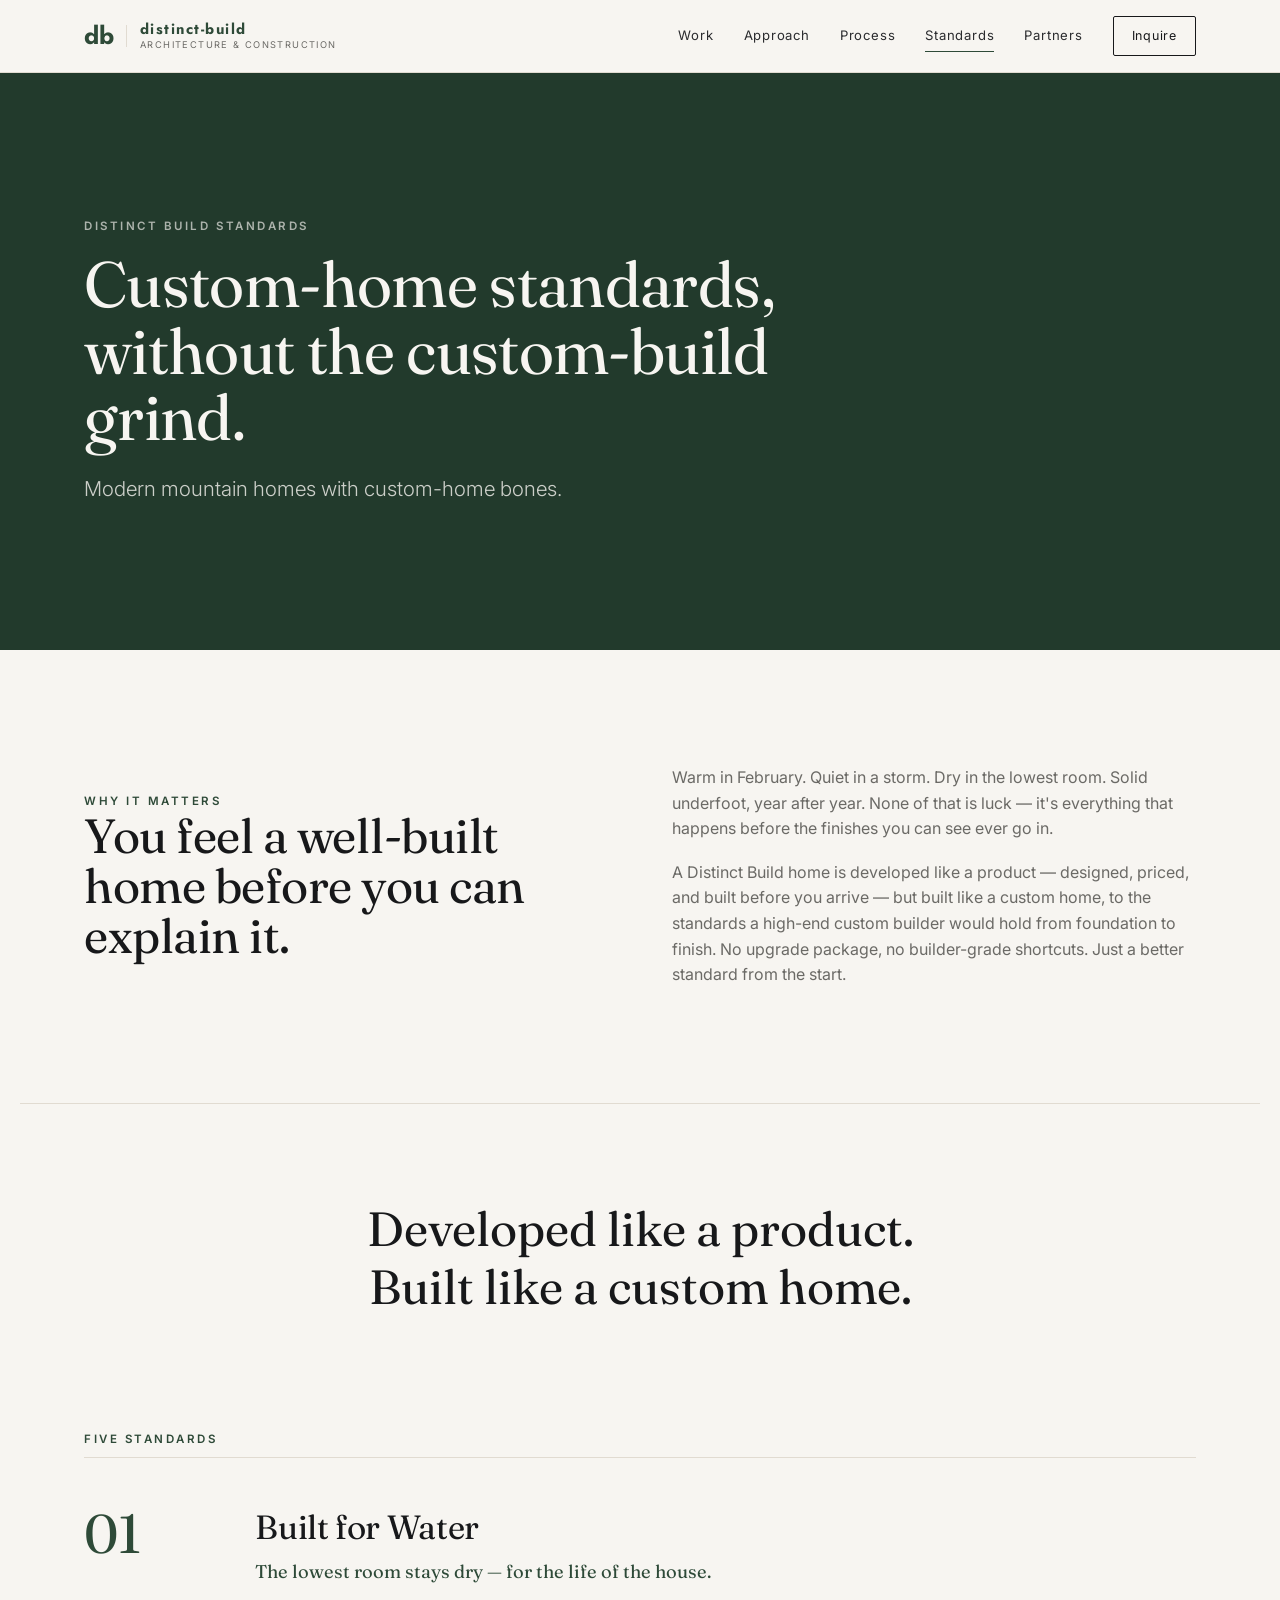
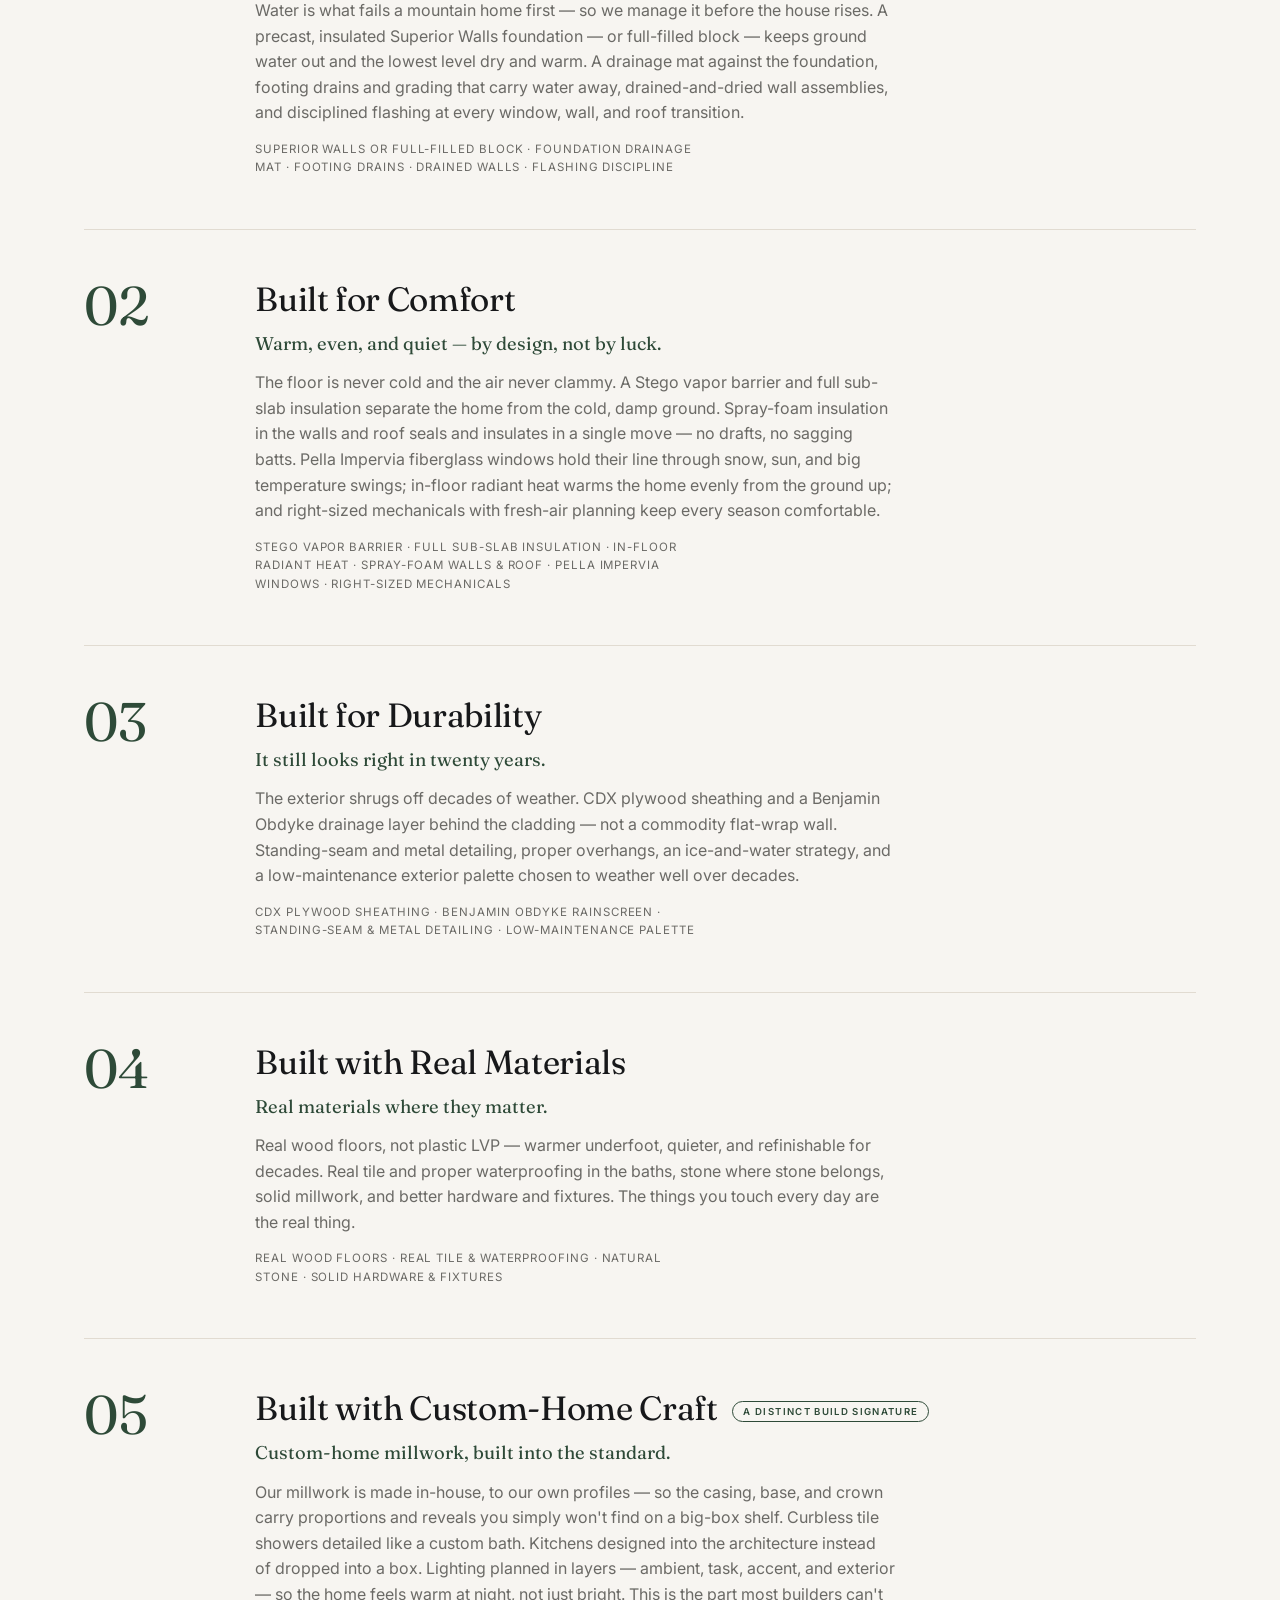
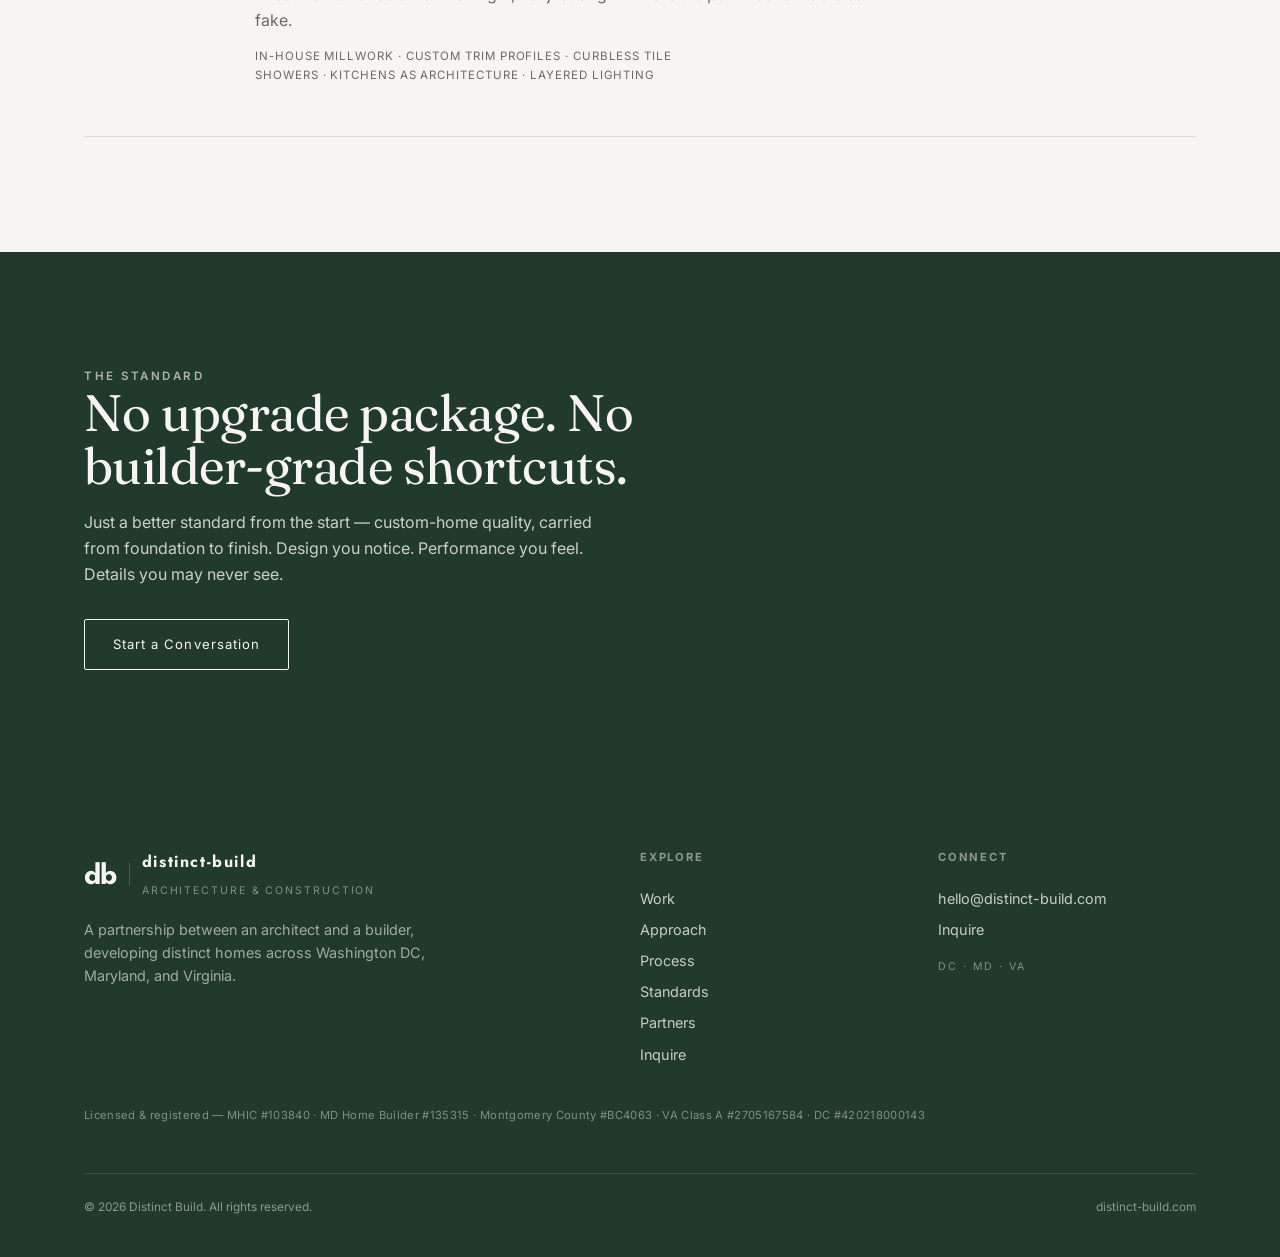
<file: building-standards.html>
<!DOCTYPE html>
<html lang="en">
<head>
<meta charset="UTF-8">
<meta name="viewport" content="width=device-width, initial-scale=1">
<title>Standards — Distinct Build | Custom-home standards, without the custom-build grind</title>
<meta name="description" content="Modern mountain homes with custom-home bones. Distinct Build pairs building-science performance with custom-home craft — Stego vapor control, spray foam, Pella Impervia windows, CDX + Benjamin Obdyke walls, real wood floors, curbless tile showers, and in-house millwork.">
<link rel="canonical" href="https://distinct-build.com/building-standards.html">
<meta property="og:title" content="Distinct Build Standards — Custom-home standards, without the custom-build grind">
<meta property="og:description" content="Developed like a product. Built like a custom home.">
<link rel="icon" type="image/svg+xml" href="favicon.svg">
<link rel="apple-touch-icon" href="apple-touch-icon.png">
<link rel="stylesheet" href="style.css">
</head>
<body>

<header class="nav">
  <div class="nav-in">
    <a class="brand" href="index.html"><span class="db">db</span><span class="brand-words"><span class="mark">distinct-build</span><span class="tag">Architecture &amp; Construction</span></span></a>
    <button class="menu-btn" aria-label="Menu" onclick="document.getElementById('nav').classList.toggle('open')">☰</button>
    <nav class="nav-links" id="nav">
      <a href="work.html">Work</a>
      <a href="approach.html">Approach</a>
      <a href="process.html">Process</a>
      <a href="building-standards.html" class="active">Standards</a>
      <a href="partners.html">Partners</a>
      <a href="contact.html" class="nav-cta">Inquire</a>
    </nav>
  </div>
</header>

<!-- HERO BAND -->
<section class="band" style="padding:clamp(96px,16vh,180px) 0">
  <div class="wrap">
    <p class="kicker">Distinct Build Standards</p>
    <h1 class="serif" style="font-size:clamp(2.3rem,5vw,4.2rem);max-width:18ch;margin-top:16px">Custom-home standards, without the custom-build grind.</h1>
    <p class="lead" style="color:rgba(247,245,241,.8);max-width:48ch;margin-top:22px">Modern mountain homes with custom-home bones.</p>
  </div>
</section>

<!-- INTRO -->
<section>
  <div class="wrap two-col">
    <div>
      <p class="kicker">Why It Matters</p>
      <h2 class="serif" style="font-size:clamp(1.9rem,3.9vw,3rem)">You feel a well-built home before you can explain it.</h2>
    </div>
    <div class="stack">
      <p class="muted">Warm in February. Quiet in a storm. Dry in the lowest room. Solid underfoot, year after year. None of that is luck — it's everything that happens before the finishes you can see ever go in.</p>
      <p class="muted">A Distinct Build home is developed like a product — designed, priced, and built before you arrive — but built like a custom home, to the standards a high-end custom builder would hold from foundation to finish. No upgrade package, no builder-grade shortcuts. Just a better standard from the start.</p>
    </div>
  </div>
</section>

<!-- BRAND PULLQUOTE -->
<section style="padding-top:0">
  <div class="wrap" style="text-align:center;border-top:1px solid var(--line);padding-top:clamp(56px,8vw,96px)">
    <p class="serif" style="font-size:clamp(1.8rem,4vw,3rem);line-height:1.2">Developed like a product.<br>Built like a custom home.</p>
  </div>
</section>

<!-- FIVE PILLARS -->
<section style="padding-top:0">
  <div class="wrap">
    <p class="kicker" style="margin-bottom:8px">Five Standards</p>

    <div class="phase">
      <div class="phase-n">01</div>
      <div class="phase-body">
        <h2 class="serif">Built for Water</h2>
        <p class="serif" style="color:var(--accent);font-size:1.15rem;margin:2px 0 12px">The lowest room stays dry — for the life of the house.</p>
        <p class="muted">Water is what fails a mountain home first — so we manage it before the house rises. A precast, insulated Superior Walls foundation — or full-filled block — keeps ground water out and the lowest level dry and warm. A drainage mat against the foundation, footing drains and grading that carry water away, drained-and-dried wall assemblies, and disciplined flashing at every window, wall, and roof transition.</p>
        <p style="font-size:.72rem;letter-spacing:.08em;text-transform:uppercase;color:var(--stone);margin-top:14px">Superior Walls or full-filled block · Foundation drainage mat · Footing drains · Drained walls · Flashing discipline</p>
      </div>
    </div>

    <div class="phase">
      <div class="phase-n">02</div>
      <div class="phase-body">
        <h2 class="serif">Built for Comfort</h2>
        <p class="serif" style="color:var(--accent);font-size:1.15rem;margin:2px 0 12px">Warm, even, and quiet — by design, not by luck.</p>
        <p class="muted">The floor is never cold and the air never clammy. A Stego vapor barrier and full sub-slab insulation separate the home from the cold, damp ground. Spray-foam insulation in the walls and roof seals and insulates in a single move — no drafts, no sagging batts. Pella Impervia fiberglass windows hold their line through snow, sun, and big temperature swings; in-floor radiant heat warms the home evenly from the ground up; and right-sized mechanicals with fresh-air planning keep every season comfortable.</p>
        <p style="font-size:.72rem;letter-spacing:.08em;text-transform:uppercase;color:var(--stone);margin-top:14px">Stego vapor barrier · Full sub-slab insulation · In-floor radiant heat · Spray-foam walls &amp; roof · Pella Impervia windows · Right-sized mechanicals</p>
      </div>
    </div>

    <div class="phase">
      <div class="phase-n">03</div>
      <div class="phase-body">
        <h2 class="serif">Built for Durability</h2>
        <p class="serif" style="color:var(--accent);font-size:1.15rem;margin:2px 0 12px">It still looks right in twenty years.</p>
        <p class="muted">The exterior shrugs off decades of weather. CDX plywood sheathing and a Benjamin Obdyke drainage layer behind the cladding — not a commodity flat-wrap wall. Standing-seam and metal detailing, proper overhangs, an ice-and-water strategy, and a low-maintenance exterior palette chosen to weather well over decades.</p>
        <p style="font-size:.72rem;letter-spacing:.08em;text-transform:uppercase;color:var(--stone);margin-top:14px">CDX plywood sheathing · Benjamin Obdyke rainscreen · Standing-seam &amp; metal detailing · Low-maintenance palette</p>
      </div>
    </div>

    <div class="phase">
      <div class="phase-n">04</div>
      <div class="phase-body">
        <h2 class="serif">Built with Real Materials</h2>
        <p class="serif" style="color:var(--accent);font-size:1.15rem;margin:2px 0 12px">Real materials where they matter.</p>
        <p class="muted">Real wood floors, not plastic LVP — warmer underfoot, quieter, and refinishable for decades. Real tile and proper waterproofing in the baths, stone where stone belongs, solid millwork, and better hardware and fixtures. The things you touch every day are the real thing.</p>
        <p style="font-size:.72rem;letter-spacing:.08em;text-transform:uppercase;color:var(--stone);margin-top:14px">Real wood floors · Real tile &amp; waterproofing · Natural stone · Solid hardware &amp; fixtures</p>
      </div>
    </div>

    <div class="phase">
      <div class="phase-n">05</div>
      <div class="phase-body">
        <h2 class="serif">Built with Custom-Home Craft <span style="font-family:'Inter';font-size:.6rem;font-weight:600;letter-spacing:.14em;text-transform:uppercase;color:var(--accent);border:1px solid var(--accent);border-radius:30px;padding:4px 10px;vertical-align:middle;margin-left:8px">A Distinct Build signature</span></h2>
        <p class="serif" style="color:var(--accent);font-size:1.15rem;margin:2px 0 12px">Custom-home millwork, built into the standard.</p>
        <p class="muted">Our millwork is made in-house, to our own profiles — so the casing, base, and crown carry proportions and reveals you simply won't find on a big-box shelf. Curbless tile showers detailed like a custom bath. Kitchens designed into the architecture instead of dropped into a box. Lighting planned in layers — ambient, task, accent, and exterior — so the home feels warm at night, not just bright. This is the part most builders can't fake.</p>
        <p style="font-size:.72rem;letter-spacing:.08em;text-transform:uppercase;color:var(--stone);margin-top:14px">In-house millwork · Custom trim profiles · Curbless tile showers · Kitchens as architecture · Layered lighting</p>
      </div>
    </div>
  </div>
</section>

<!-- CLOSING PUNCH -->
<section class="band">
  <div class="wrap">
    <p class="kicker">The Standard</p>
    <h2 class="serif" style="font-size:clamp(1.9rem,4vw,3.2rem);max-width:18ch">No upgrade package. No builder-grade shortcuts.</h2>
    <p style="color:rgba(247,245,241,.8);max-width:52ch;margin:18px 0 32px">Just a better standard from the start — custom-home quality, carried from foundation to finish. Design you notice. Performance you feel. Details you may never see.</p>
    <a href="contact.html" class="btn btn-light">Start a Conversation</a>
  </div>
</section>

<footer class="foot">
  <div class="wrap">
    <div class="foot-grid">
      <div>
        <div class="foot-brand"><span class="db">db</span><div><div class="mark">distinct-build</div><div class="tag">Architecture &amp; Construction</div></div></div>
        <p style="margin-top:18px;max-width:38ch;color:rgba(247,245,241,.6);font-size:.9rem">A partnership between an architect and a builder, developing distinct homes across Washington DC, Maryland, and Virginia.</p>
      </div>
      <div><h5>Explore</h5>
        <a href="work.html">Work</a><a href="approach.html">Approach</a><a href="process.html">Process</a><a href="building-standards.html">Standards</a><a href="partners.html">Partners</a><a href="contact.html">Inquire</a>
      </div>
      <div><h5>Connect</h5>
        <a href="mailto:hello@distinct-build.com">hello@distinct-build.com</a>
        <a href="contact.html">Inquire</a>
        <span class="tag" style="margin-top:14px;display:block">DC · MD · VA</span>
      </div>
    </div>
    <p style="margin-top:36px;font-size:.7rem;letter-spacing:.03em;color:rgba(247,245,241,.45);line-height:1.7">Licensed &amp; registered — MHIC #103840 · MD Home Builder #135315 · Montgomery County #BC4063 · VA Class A #2705167584 · DC #420218000143</p>
    <div class="foot-bottom"><span>© 2026 Distinct Build. All rights reserved.</span><span>distinct-build.com</span></div>
  </div>
</footer>

</body>
</html>
</file>
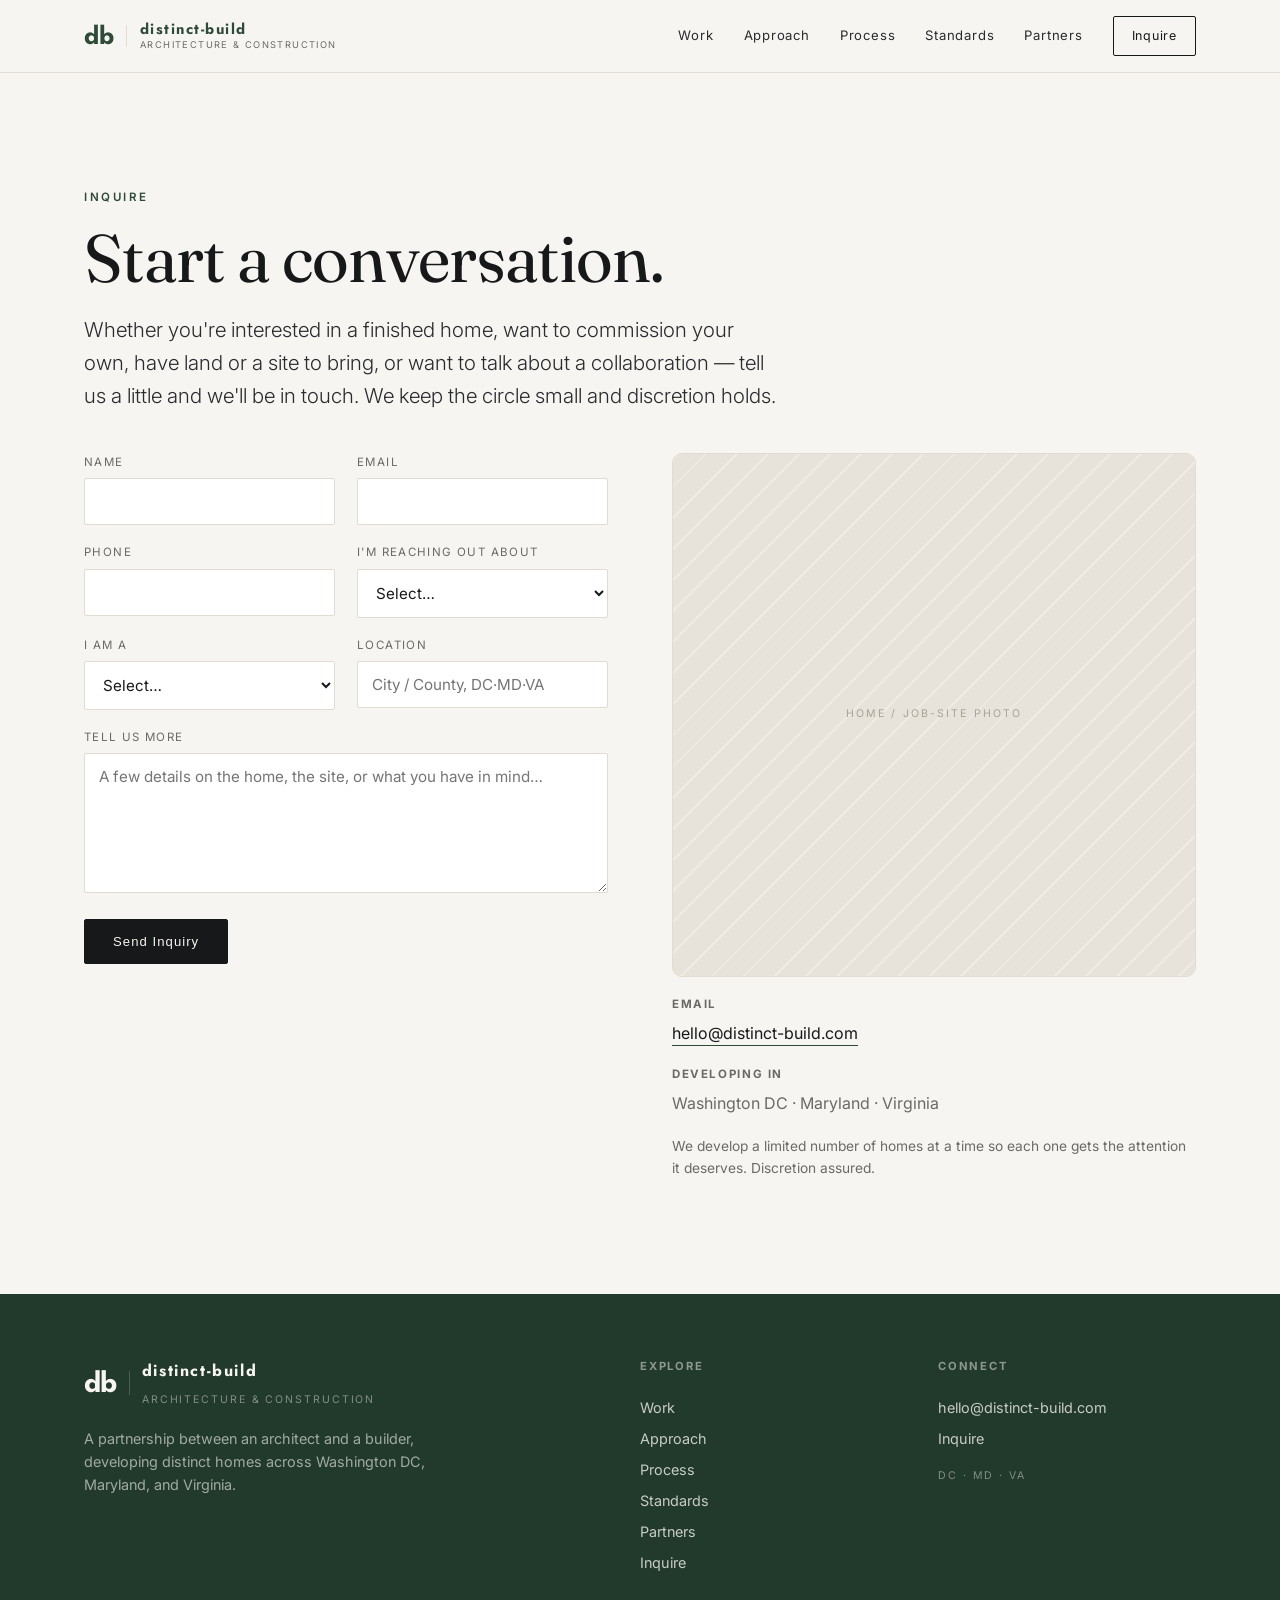
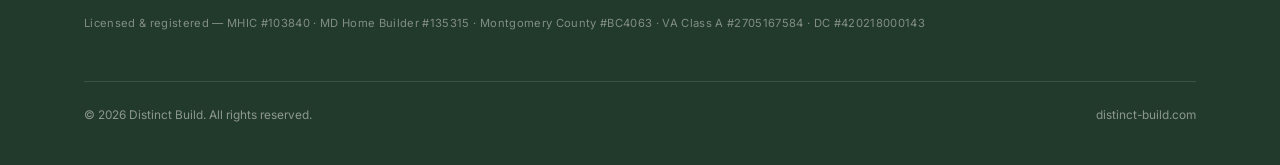
<file: contact.html>
<!DOCTYPE html>
<html lang="en">
<head>
<meta charset="UTF-8">
<meta name="viewport" content="width=device-width, initial-scale=1">
<title>Inquire — Distinct Build</title>
<meta name="description" content="Inquire with Distinct Build — about a home, a site or land opportunity, or a collaboration. Serving Washington DC, Maryland, and Virginia.">
<link rel="canonical" href="https://distinct-build.com/contact.html">
<link rel="icon" type="image/svg+xml" href="favicon.svg">
<link rel="apple-touch-icon" href="apple-touch-icon.png">
<link rel="stylesheet" href="style.css">
</head>
<body>

<header class="nav">
  <div class="nav-in">
    <a class="brand" href="index.html"><span class="db">db</span><span class="brand-words"><span class="mark">distinct-build</span><span class="tag">Architecture &amp; Construction</span></span></a>
    <button class="menu-btn" aria-label="Menu" onclick="document.getElementById('nav').classList.toggle('open')">☰</button>
    <nav class="nav-links" id="nav">
      <a href="work.html">Work</a>
      <a href="approach.html">Approach</a>
      <a href="process.html">Process</a>
      <a href="building-standards.html">Standards</a>
      <a href="partners.html">Partners</a>
      <a href="contact.html" class="nav-cta">Inquire</a>
    </nav>
  </div>
</header>

<section style="padding-bottom:40px">
  <div class="wrap">
    <p class="kicker">Inquire</p>
    <h1 class="serif" style="font-size:clamp(2.4rem,5.5vw,4.2rem);max-width:15ch;margin-top:16px">Start a conversation.</h1>
    <p class="lead" style="max-width:58ch;margin-top:22px">Whether you're interested in a finished home, want to commission your own, have land or a site to bring, or want to talk about a collaboration — tell us a little and we'll be in touch. We keep the circle small and discretion holds.</p>
  </div>
</section>

<section style="padding-top:0">
  <div class="wrap two-col" style="align-items:start">
    <!-- FORM -->
    <form name="inquiry" method="POST" data-netlify="true" netlify-honeypot="bot-field" action="/thank-you.html">
      <input type="hidden" name="form-name" value="inquiry">
      <p class="hp"><label>Don't fill this out: <input name="bot-field"></label></p>
      <div class="cform">
        <div>
          <label for="name">Name</label>
          <input id="name" name="name" type="text" required>
        </div>
        <div>
          <label for="email">Email</label>
          <input id="email" name="email" type="email" required>
        </div>
        <div>
          <label for="phone">Phone</label>
          <input id="phone" name="phone" type="tel">
        </div>
        <div>
          <label for="type">I'm reaching out about</label>
          <select id="type" name="inquiry-type">
            <option value="">Select…</option>
            <option>A home / availability</option>
            <option>Commissioning my own home (design-build)</option>
            <option>Land or a site / JV opportunity</option>
            <option>A collaboration</option>
            <option>Press / media</option>
            <option>Something else</option>
          </select>
        </div>
        <div>
          <label for="role">I am a</label>
          <select id="role" name="role">
            <option value="">Select…</option>
            <option>Prospective buyer</option>
            <option>Homeowner / commissioning client</option>
            <option>Agent / broker</option>
            <option>Landowner / developer</option>
            <option>Architect / designer</option>
            <option>Other</option>
          </select>
        </div>
        <div>
          <label for="location">Location</label>
          <input id="location" name="location" type="text" placeholder="City / County, DC·MD·VA">
        </div>
        <div class="full">
          <label for="message">Tell us more</label>
          <textarea id="message" name="message" placeholder="A few details on the home, the site, or what you have in mind…"></textarea>
        </div>
        <div class="full">
          <button type="submit" class="btn btn-dark">Send Inquiry</button>
        </div>
      </div>
    </form>

    <!-- ASIDE -->
    <div class="stack" style="padding-left:0">
      <div class="media r11" data-label="Home / job-site photo" style="margin-bottom:8px"></div>
      <div>
        <h5 style="font-size:.72rem;letter-spacing:.14em;text-transform:uppercase;color:var(--stone);margin-bottom:8px">Email</h5>
        <a href="mailto:hello@distinct-build.com" style="border-bottom:1px solid var(--accent);padding-bottom:2px">hello@distinct-build.com</a>
      </div>
      <div>
        <h5 style="font-size:.72rem;letter-spacing:.14em;text-transform:uppercase;color:var(--stone);margin:18px 0 8px">Developing in</h5>
        <p class="muted">Washington DC · Maryland · Virginia</p>
      </div>
      <p class="muted" style="font-size:.86rem;margin-top:18px">We develop a limited number of homes at a time so each one gets the attention it deserves. Discretion assured.</p>
    </div>
  </div>
</section>

<footer class="foot">
  <div class="wrap">
    <div class="foot-grid">
      <div>
        <div class="foot-brand"><span class="db">db</span><div><div class="mark">distinct-build</div><div class="tag">Architecture &amp; Construction</div></div></div>
        <p style="margin-top:18px;max-width:38ch;color:rgba(247,245,241,.6);font-size:.9rem">A partnership between an architect and a builder, developing distinct homes across Washington DC, Maryland, and Virginia.</p>
      </div>
      <div><h5>Explore</h5>
        <a href="work.html">Work</a><a href="approach.html">Approach</a><a href="process.html">Process</a><a href="building-standards.html">Standards</a><a href="partners.html">Partners</a><a href="contact.html">Inquire</a>
      </div>
      <div><h5>Connect</h5>
        <a href="mailto:hello@distinct-build.com">hello@distinct-build.com</a>
        <a href="contact.html">Inquire</a>
        <span class="tag" style="margin-top:14px;display:block">DC · MD · VA</span>
      </div>
    </div>
    <p style="margin-top:36px;font-size:.7rem;letter-spacing:.03em;color:rgba(247,245,241,.45);line-height:1.7">Licensed &amp; registered — MHIC #103840 · MD Home Builder #135315 · Montgomery County #BC4063 · VA Class A #2705167584 · DC #420218000143</p>
    <div class="foot-bottom"><span>© 2026 Distinct Build. All rights reserved.</span><span>distinct-build.com</span></div>
  </div>
</footer>

</body>
</html>
</file>
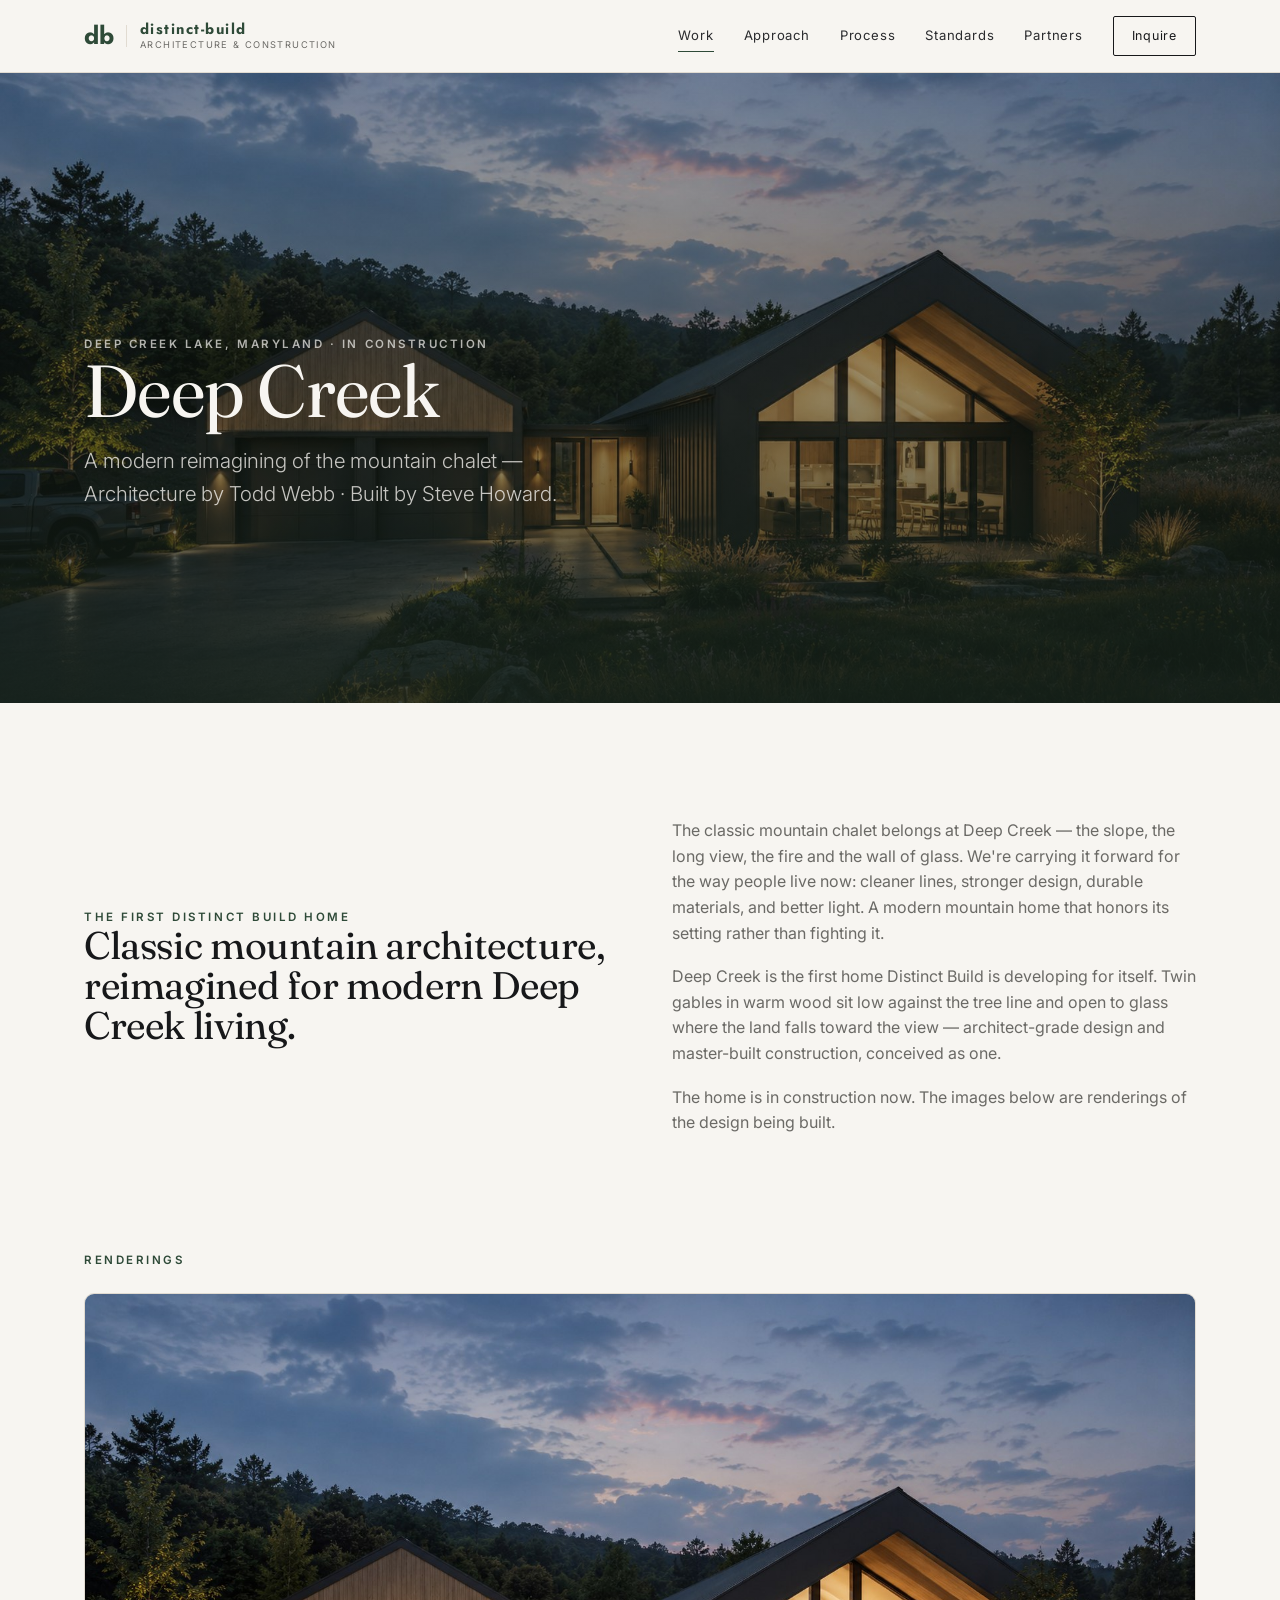
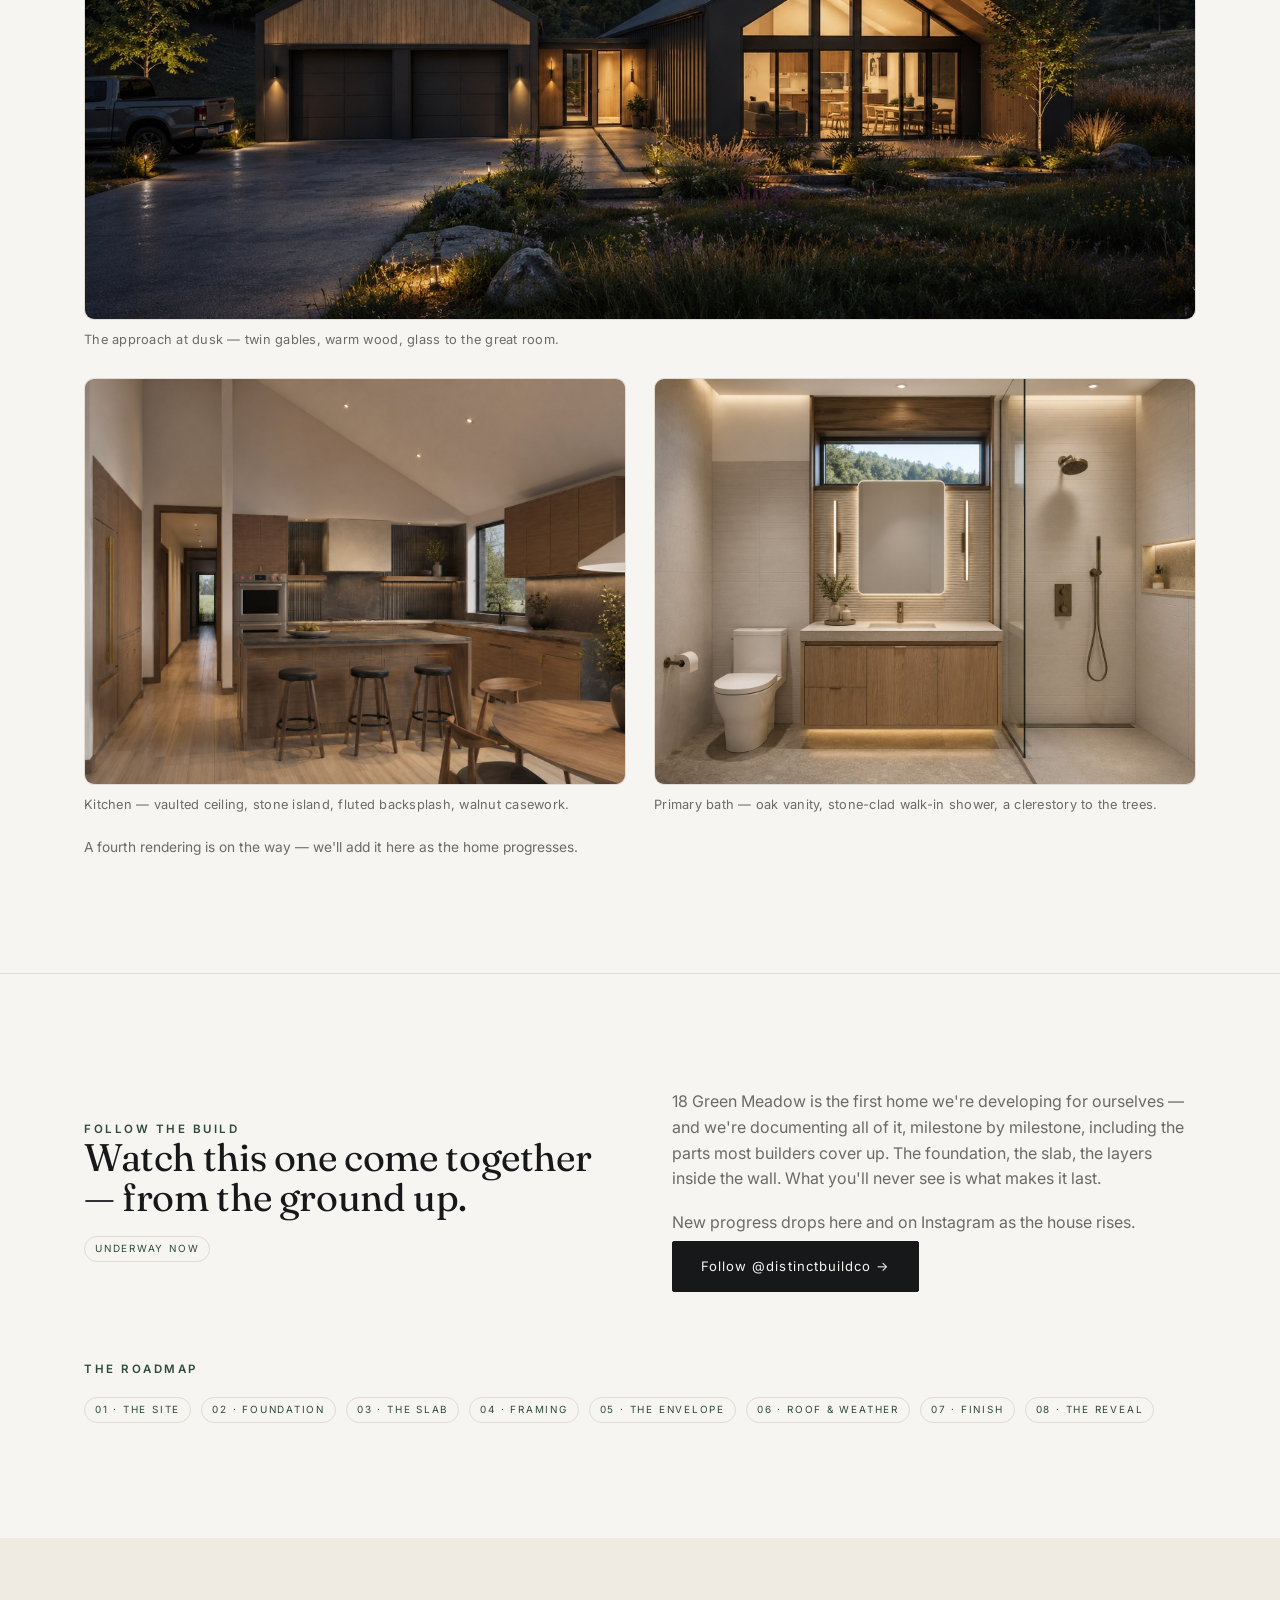
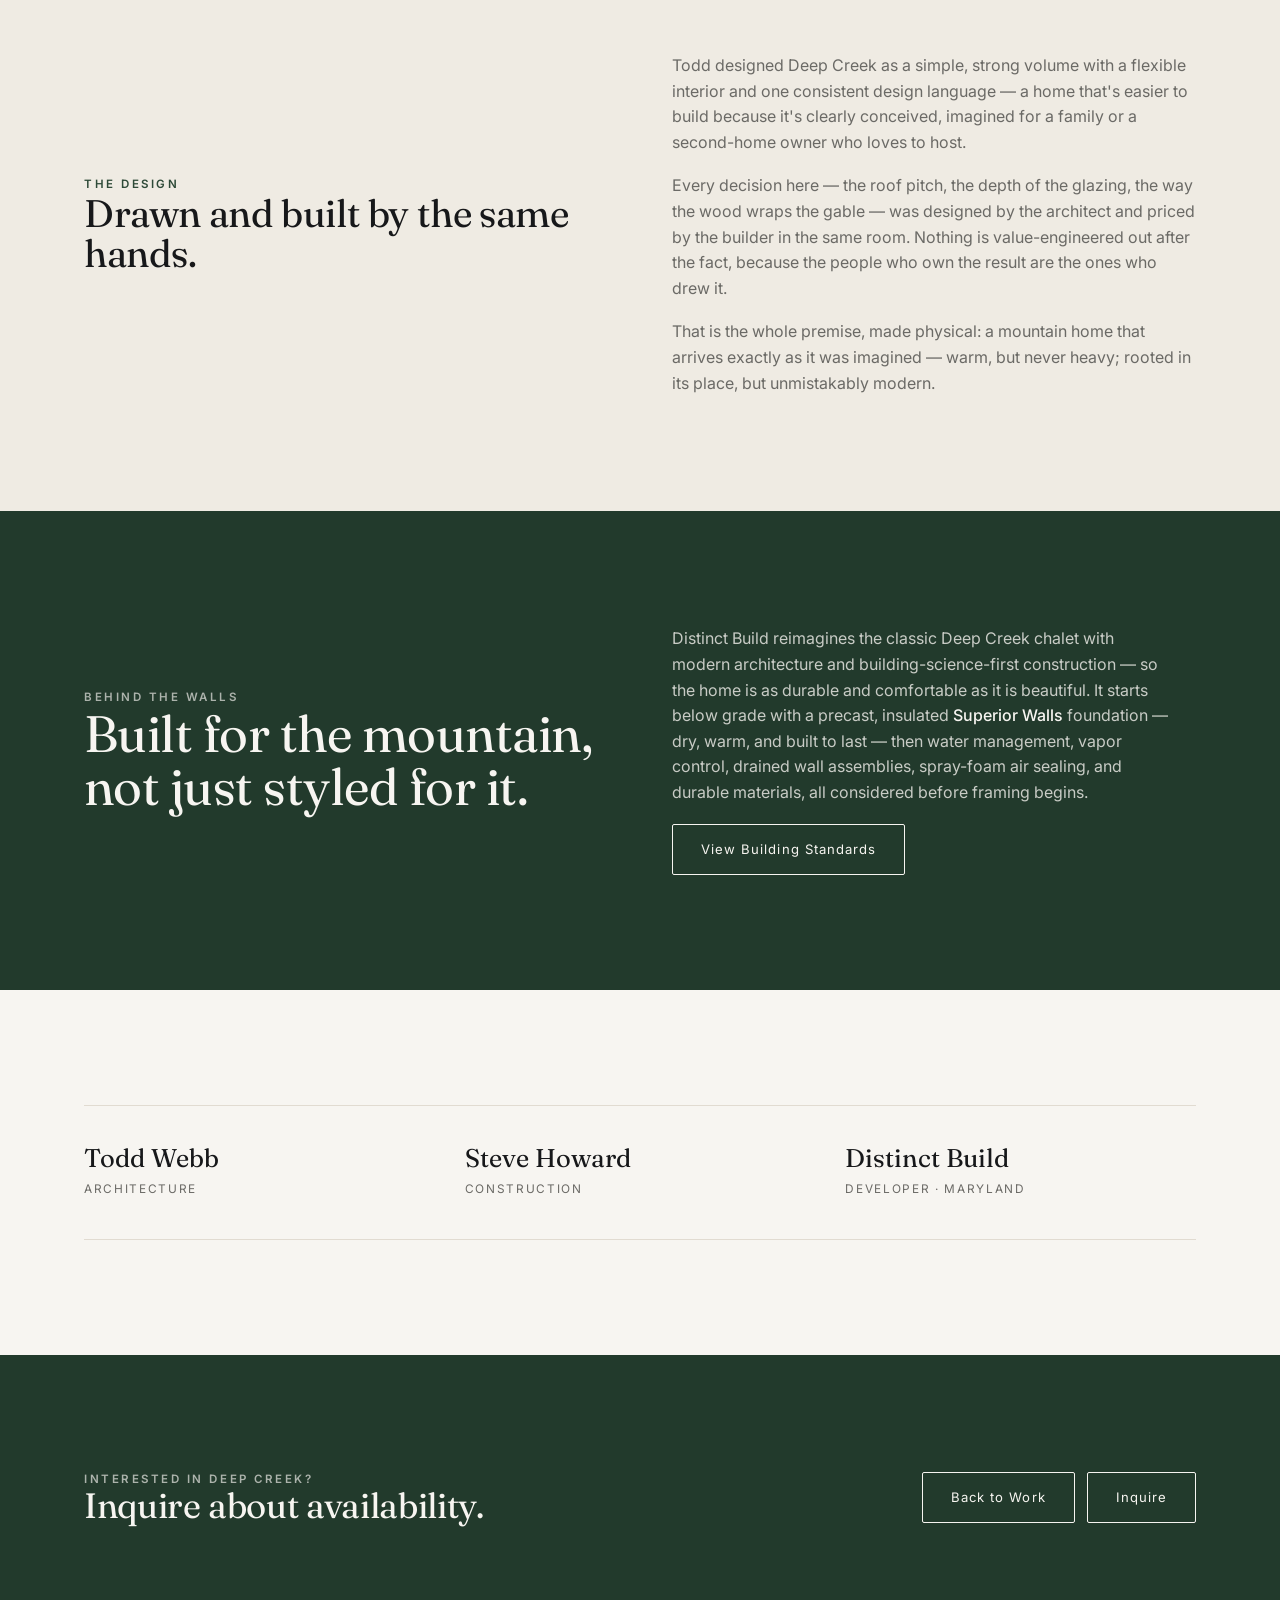
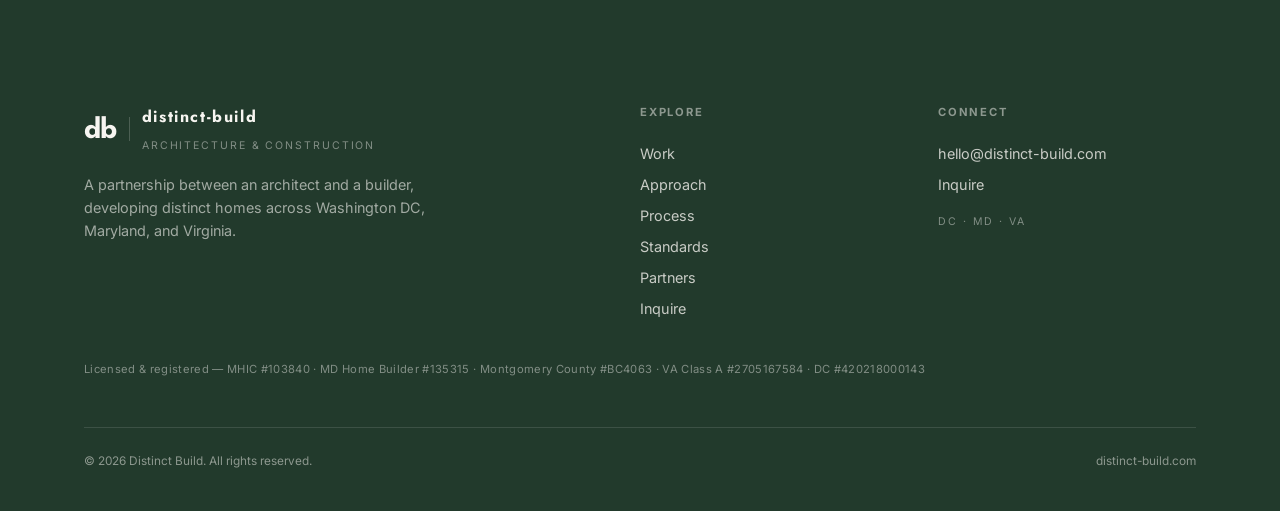
<file: deep-creek.html>
<!DOCTYPE html>
<html lang="en">
<head>
<meta charset="UTF-8">
<meta name="viewport" content="width=device-width, initial-scale=1">
<title>Deep Creek — A modern mountain home at Deep Creek Lake | Distinct Build</title>
<meta name="description" content="Deep Creek: Distinct Build's first home — a modern reimagining of the classic Deep Creek chalet. Architect-designed by Todd Webb, built by Steve Howard. In construction.">
<link rel="canonical" href="https://distinct-build.com/deep-creek.html">
<meta property="og:title" content="Deep Creek — A modern reimagining of the mountain chalet">
<meta property="og:description" content="Distinct Build's first home at Deep Creek Lake. Modern mountain architecture, builder-made. In construction.">
<meta property="og:type" content="website">
<meta property="og:image" content="https://distinct-build.com/img/18-green-meadow/exterior.jpg">
<link rel="icon" type="image/svg+xml" href="favicon.svg">
<link rel="apple-touch-icon" href="apple-touch-icon.png">
<link rel="stylesheet" href="style.css">
</head>
<body>

<header class="nav">
  <div class="nav-in">
    <a class="brand" href="index.html"><span class="db">db</span><span class="brand-words"><span class="mark">distinct-build</span><span class="tag">Architecture &amp; Construction</span></span></a>
    <button class="menu-btn" aria-label="Menu" onclick="document.getElementById('nav').classList.toggle('open')">☰</button>
    <nav class="nav-links" id="nav">
      <a href="work.html" class="active">Work</a>
      <a href="approach.html">Approach</a>
      <a href="process.html">Process</a>
      <a href="building-standards.html">Standards</a>
      <a href="partners.html">Partners</a>
      <a href="contact.html" class="nav-cta">Inquire</a>
    </nav>
  </div>
</header>

<!-- PROJECT HERO -->
<section class="hero" style="height:min(70vh,640px);min-height:460px">
  <img class="hero-img" src="img/18-green-meadow/exterior.jpg" alt="Deep Creek — modern gabled home at dusk, warm wood and glass against the tree line">
  <div class="hero-scrim"></div>
  <div class="hero-in">
    <p class="kicker">Deep Creek Lake, Maryland · In construction</p>
    <h1 style="font-size:clamp(2.4rem,6vw,4.6rem)">Deep Creek</h1>
    <p class="lead" style="margin-top:16px">A modern reimagining of the mountain chalet — Architecture by Todd Webb · Built by Steve Howard.</p>
  </div>
</section>

<!-- INTRO -->
<section>
  <div class="wrap two-col">
    <div>
      <p class="kicker">The First Distinct Build Home</p>
      <h2 class="serif" style="font-size:clamp(1.7rem,3.2vw,2.4rem)">Classic mountain architecture, reimagined for modern Deep Creek living.</h2>
    </div>
    <div class="stack">
      <p class="muted">The classic mountain chalet belongs at Deep Creek — the slope, the long view, the fire and the wall of glass. We're carrying it forward for the way people live now: cleaner lines, stronger design, durable materials, and better light. A modern mountain home that honors its setting rather than fighting it.</p>
      <p class="muted">Deep Creek is the first home Distinct Build is developing for itself. Twin gables in warm wood sit low against the tree line and open to glass where the land falls toward the view — architect-grade design and master-built construction, conceived as one.</p>
      <p class="muted">The home is in construction now. The images below are renderings of the design being built.</p>
    </div>
  </div>
</section>

<!-- GALLERY -->
<section style="padding-top:0">
  <div class="wrap">
    <p class="kicker" style="margin-bottom:24px">Renderings</p>
    <div class="gallery">
      <figure class="g-item wide">
        <img class="g-img" src="img/18-green-meadow/exterior.jpg" alt="Deep Creek exterior at dusk — twin gables in warm wood, glass to the great room">
        <figcaption>The approach at dusk — twin gables, warm wood, glass to the great room.</figcaption>
      </figure>
      <figure class="g-item">
        <img class="g-img" src="img/18-green-meadow/kitchen.jpg" alt="Deep Creek kitchen — vaulted ceiling, stone island, fluted backsplash, walnut casework">
        <figcaption>Kitchen — vaulted ceiling, stone island, fluted backsplash, walnut casework.</figcaption>
      </figure>
      <figure class="g-item">
        <img class="g-img" src="img/18-green-meadow/bath.jpg" alt="Deep Creek primary bath — oak vanity, stone-clad walk-in shower, clerestory window">
        <figcaption>Primary bath — oak vanity, stone-clad walk-in shower, a clerestory to the trees.</figcaption>
      </figure>
    </div>
    <p class="muted" style="margin-top:20px;font-size:.86rem">A fourth rendering is on the way — we'll add it here as the home progresses.</p>
  </div>
</section>

<!-- FOLLOW THE BUILD -->
<section style="border-top:1px solid var(--line)">
  <div class="wrap two-col">
    <div>
      <p class="kicker">Follow the Build</p>
      <h2 class="serif" style="font-size:clamp(1.7rem,3.2vw,2.4rem)">Watch this one come together — from the ground up.</h2>
      <span class="tag-pill" style="margin-top:18px">Underway now</span>
    </div>
    <div class="stack">
      <p class="muted">18 Green Meadow is the first home we're developing for ourselves — and we're documenting all of it, milestone by milestone, including the parts most builders cover up. The foundation, the slab, the layers inside the wall. What you'll never see is what makes it last.</p>
      <p class="muted">New progress drops here and on Instagram as the house rises.</p>
      <p style="margin-top:6px"><a href="https://www.instagram.com/distinctbuildco" target="_blank" rel="noopener" class="btn btn-dark">Follow @distinctbuildco →</a></p>
    </div>
  </div>
  <div class="wrap" style="margin-top:clamp(40px,6vw,68px)">
    <p class="kicker" style="margin-bottom:18px">The Roadmap</p>
    <div style="display:flex;flex-wrap:wrap;gap:10px">
      <span class="tag-pill" style="margin-top:0">01 · The Site</span>
      <span class="tag-pill" style="margin-top:0">02 · Foundation</span>
      <span class="tag-pill" style="margin-top:0">03 · The Slab</span>
      <span class="tag-pill" style="margin-top:0">04 · Framing</span>
      <span class="tag-pill" style="margin-top:0">05 · The Envelope</span>
      <span class="tag-pill" style="margin-top:0">06 · Roof &amp; Weather</span>
      <span class="tag-pill" style="margin-top:0">07 · Finish</span>
      <span class="tag-pill" style="margin-top:0">08 · The Reveal</span>
    </div>
  </div>
</section>

<!-- THE DESIGN -->
<section style="background:var(--paper-2)">
  <div class="wrap two-col">
    <div>
      <p class="kicker">The Design</p>
      <h2 class="serif" style="font-size:clamp(1.7rem,3.2vw,2.4rem)">Drawn and built by the same hands.</h2>
    </div>
    <div class="stack">
      <p class="muted">Todd designed Deep Creek as a simple, strong volume with a flexible interior and one consistent design language — a home that's easier to build because it's clearly conceived, imagined for a family or a second-home owner who loves to host.</p>
      <p class="muted">Every decision here — the roof pitch, the depth of the glazing, the way the wood wraps the gable — was designed by the architect and priced by the builder in the same room. Nothing is value-engineered out after the fact, because the people who own the result are the ones who drew it.</p>
      <p class="muted">That is the whole premise, made physical: a mountain home that arrives exactly as it was imagined — warm, but never heavy; rooted in its place, but unmistakably modern.</p>
    </div>
  </div>
</section>

<!-- BUILT FOR THE MOUNTAIN -->
<section class="band">
  <div class="wrap two-col">
    <div>
      <p class="kicker">Behind the Walls</p>
      <h2 class="serif">Built for the mountain, not just styled for it.</h2>
    </div>
    <div class="stack">
      <p style="color:rgba(247,245,241,.78)">Distinct Build reimagines the classic Deep Creek chalet with modern architecture and building-science-first construction — so the home is as durable and comfortable as it is beautiful. It starts below grade with a precast, insulated <strong style="color:var(--paper);font-weight:500">Superior Walls</strong> foundation — dry, warm, and built to last — then water management, vapor control, drained wall assemblies, spray-foam air sealing, and durable materials, all considered before framing begins.</p>
      <p><a href="building-standards.html" class="btn btn-light">View Building Standards</a></p>
    </div>
  </div>
</section>

<!-- CREDITS -->
<section>
  <div class="wrap">
    <div class="stats">
      <div class="stat"><div class="num serif" style="font-size:1.6rem">Todd Webb</div><div class="lab">Architecture</div></div>
      <div class="stat"><div class="num serif" style="font-size:1.6rem">Steve Howard</div><div class="lab">Construction</div></div>
      <div class="stat"><div class="num serif" style="font-size:1.6rem">Distinct Build</div><div class="lab">Developer · Maryland</div></div>
    </div>
  </div>
</section>

<!-- NAV / CTA -->
<section class="band">
  <div class="wrap" style="display:flex;justify-content:space-between;align-items:center;flex-wrap:wrap;gap:20px">
    <div>
      <p class="kicker">Interested in Deep Creek?</p>
      <h2 class="serif" style="font-size:clamp(1.5rem,3vw,2.2rem)">Inquire about availability.</h2>
    </div>
    <div style="display:flex;gap:12px;flex-wrap:wrap">
      <a href="work.html" class="btn btn-light">Back to Work</a>
      <a href="contact.html" class="btn btn-light">Inquire</a>
    </div>
  </div>
</section>

<footer class="foot">
  <div class="wrap">
    <div class="foot-grid">
      <div>
        <div class="foot-brand"><span class="db">db</span><div><div class="mark">distinct-build</div><div class="tag">Architecture &amp; Construction</div></div></div>
        <p style="margin-top:18px;max-width:38ch;color:rgba(247,245,241,.6);font-size:.9rem">A partnership between an architect and a builder, developing distinct homes across Washington DC, Maryland, and Virginia.</p>
      </div>
      <div><h5>Explore</h5>
        <a href="work.html">Work</a><a href="approach.html">Approach</a><a href="process.html">Process</a><a href="building-standards.html">Standards</a><a href="partners.html">Partners</a><a href="contact.html">Inquire</a>
      </div>
      <div><h5>Connect</h5>
        <a href="mailto:hello@distinct-build.com">hello@distinct-build.com</a>
        <a href="contact.html">Inquire</a>
        <span class="tag" style="margin-top:14px;display:block">DC · MD · VA</span>
      </div>
    </div>
    <p style="margin-top:36px;font-size:.7rem;letter-spacing:.03em;color:rgba(247,245,241,.45);line-height:1.7">Licensed &amp; registered — MHIC #103840 · MD Home Builder #135315 · Montgomery County #BC4063 · VA Class A #2705167584 · DC #420218000143</p>
    <div class="foot-bottom"><span>© 2026 Distinct Build. All rights reserved.</span><span>distinct-build.com</span></div>
  </div>
</footer>

</body>
</html>
</file>
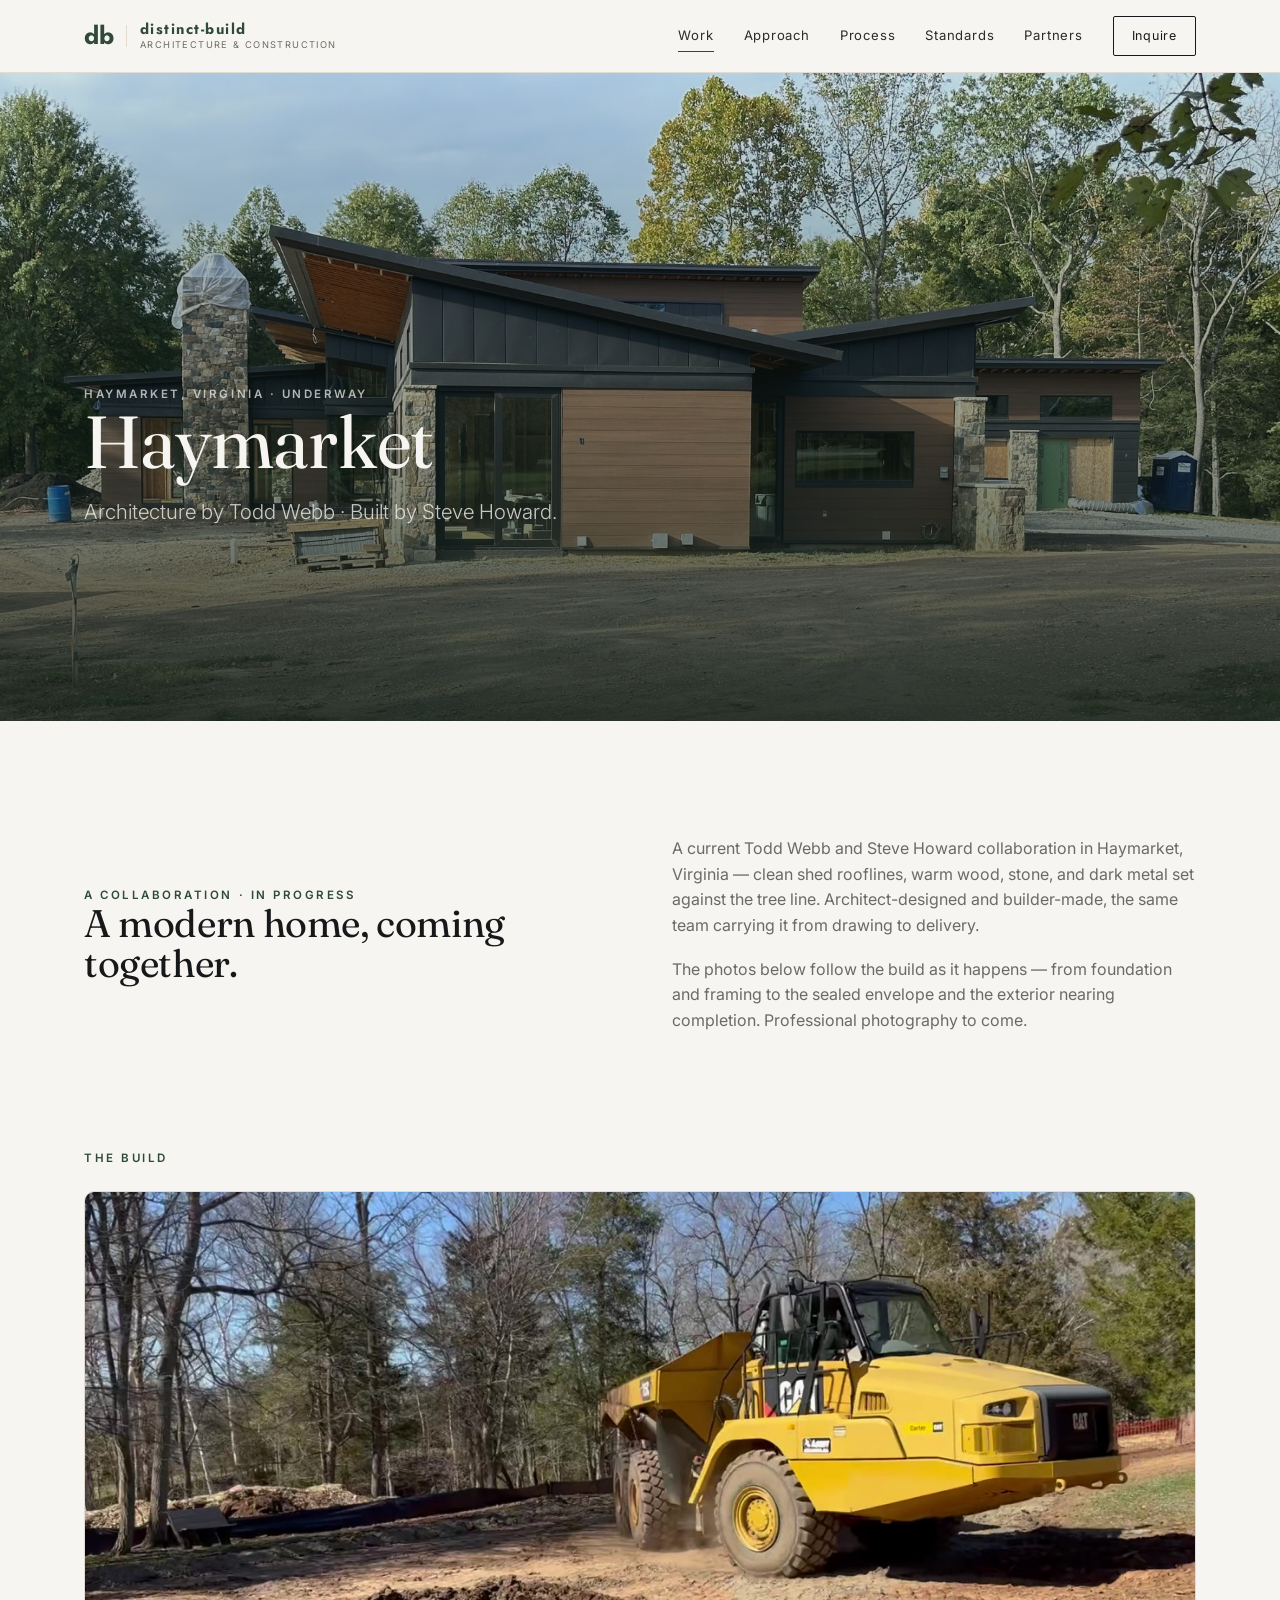
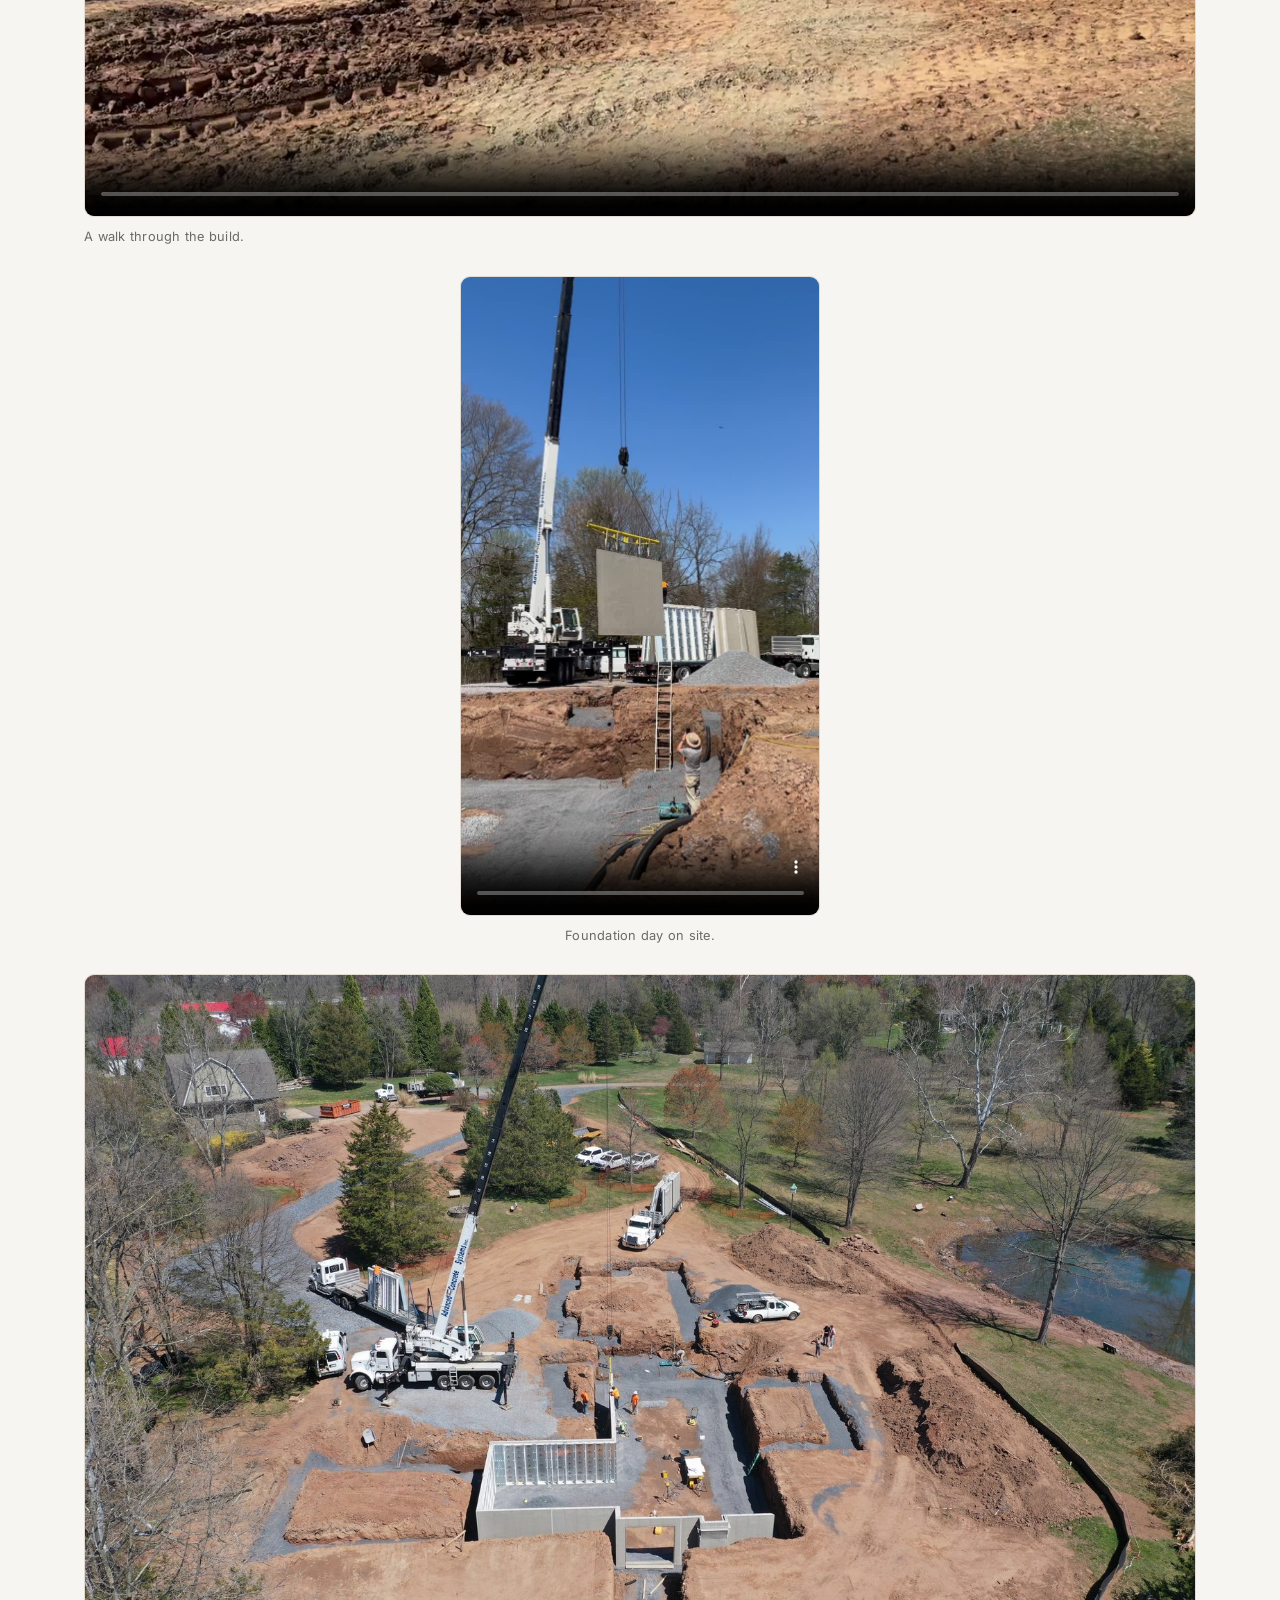
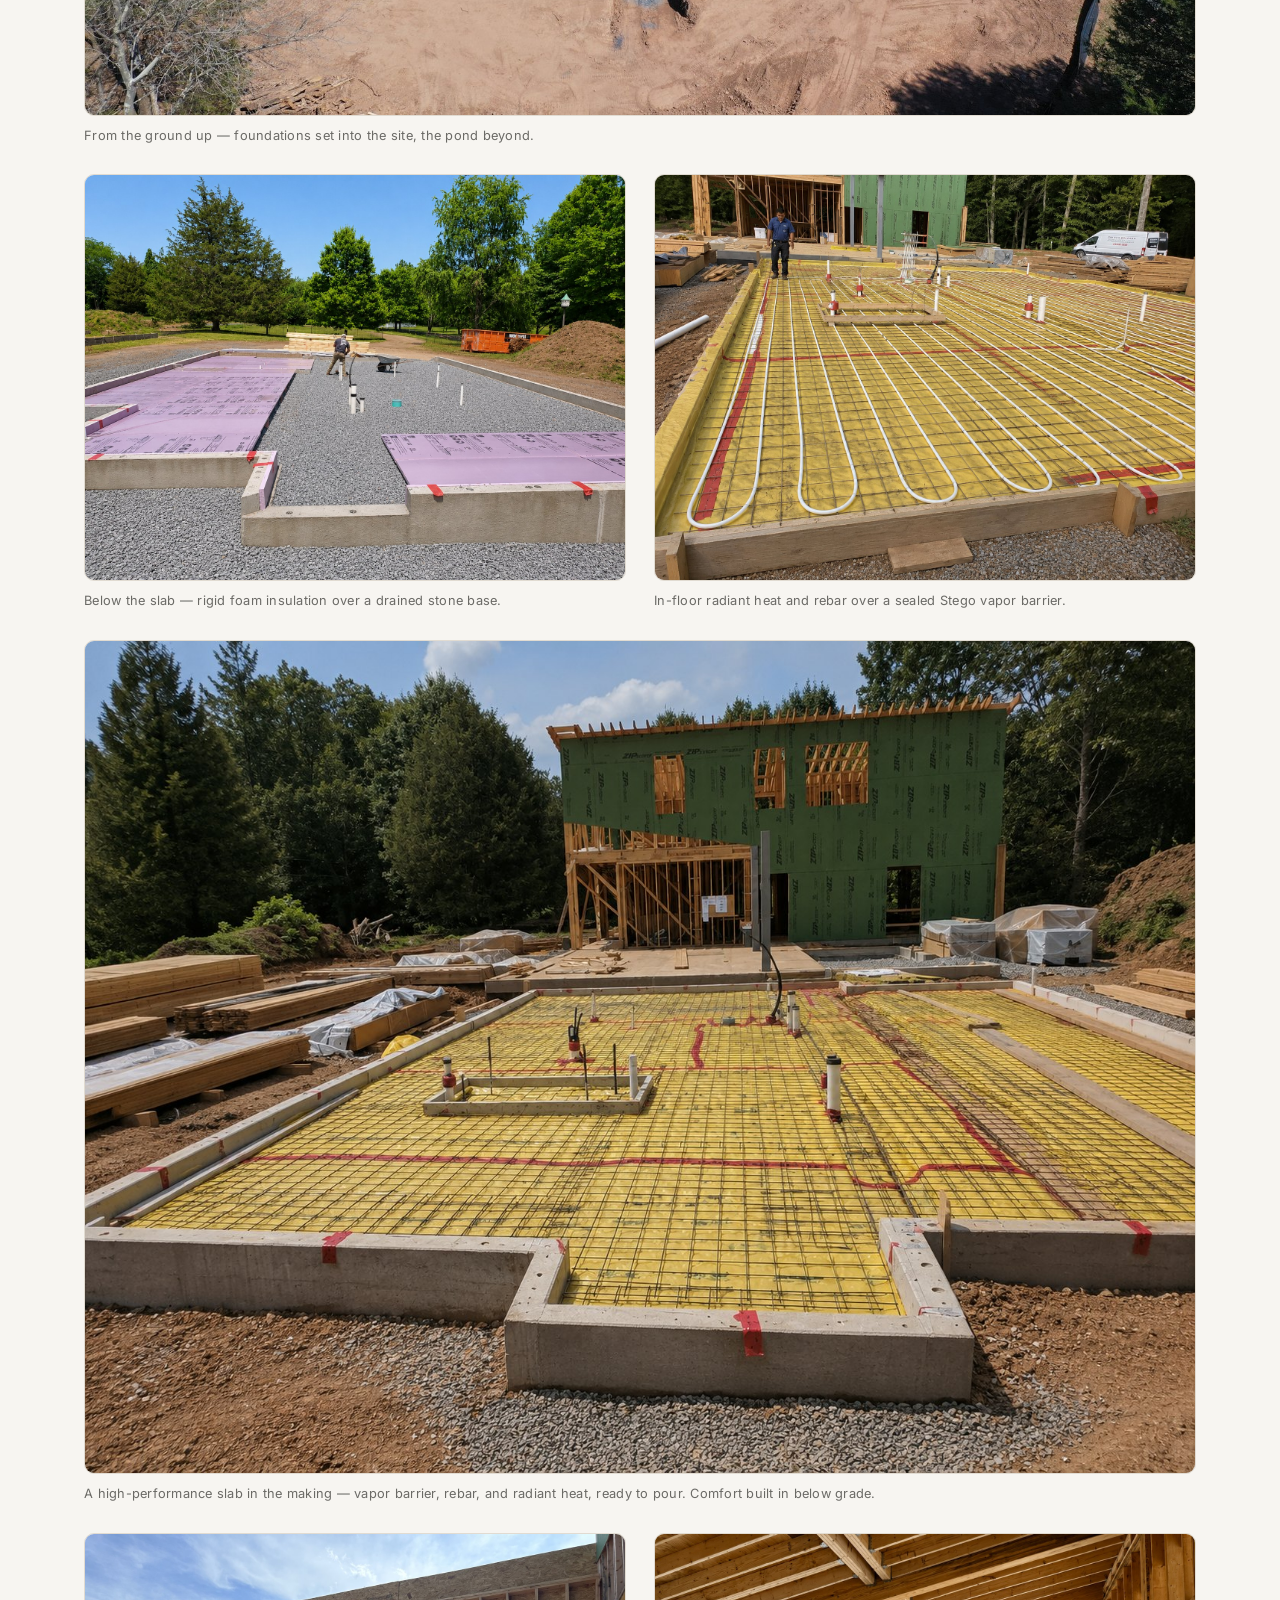
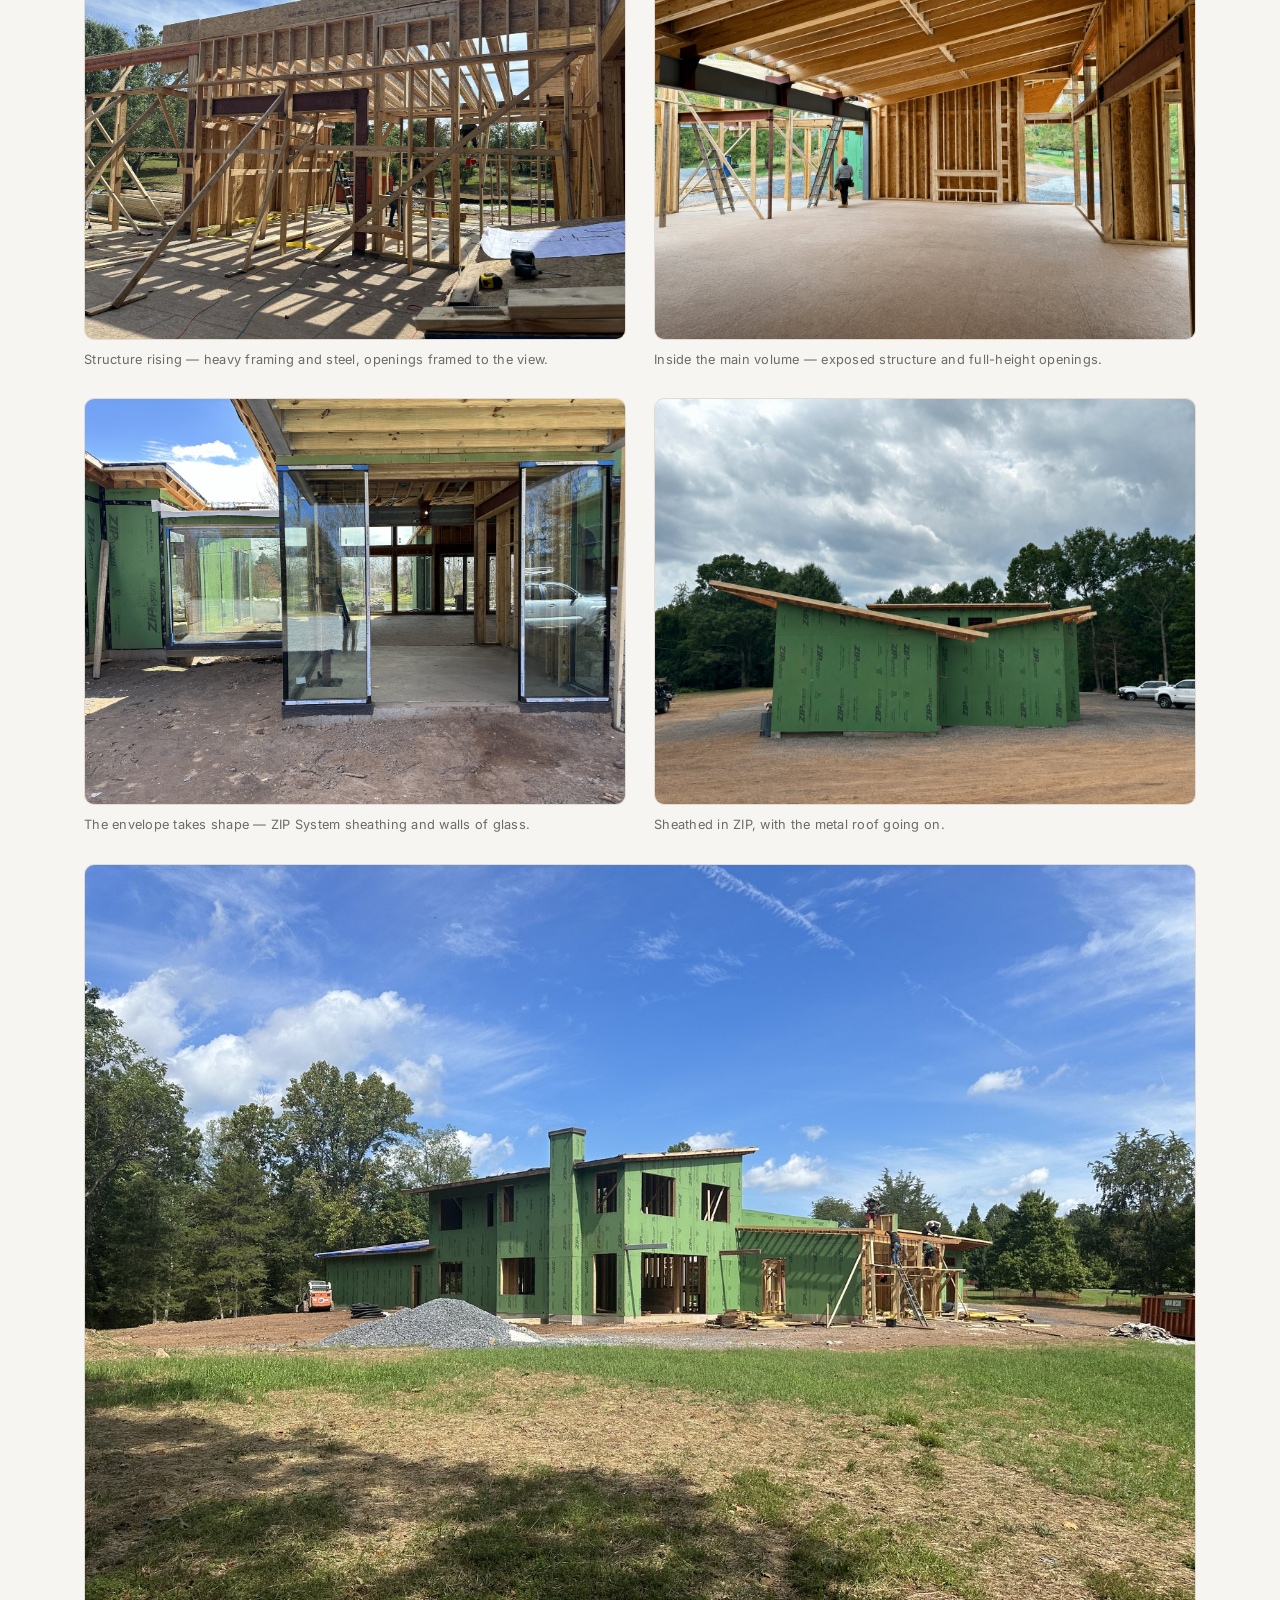
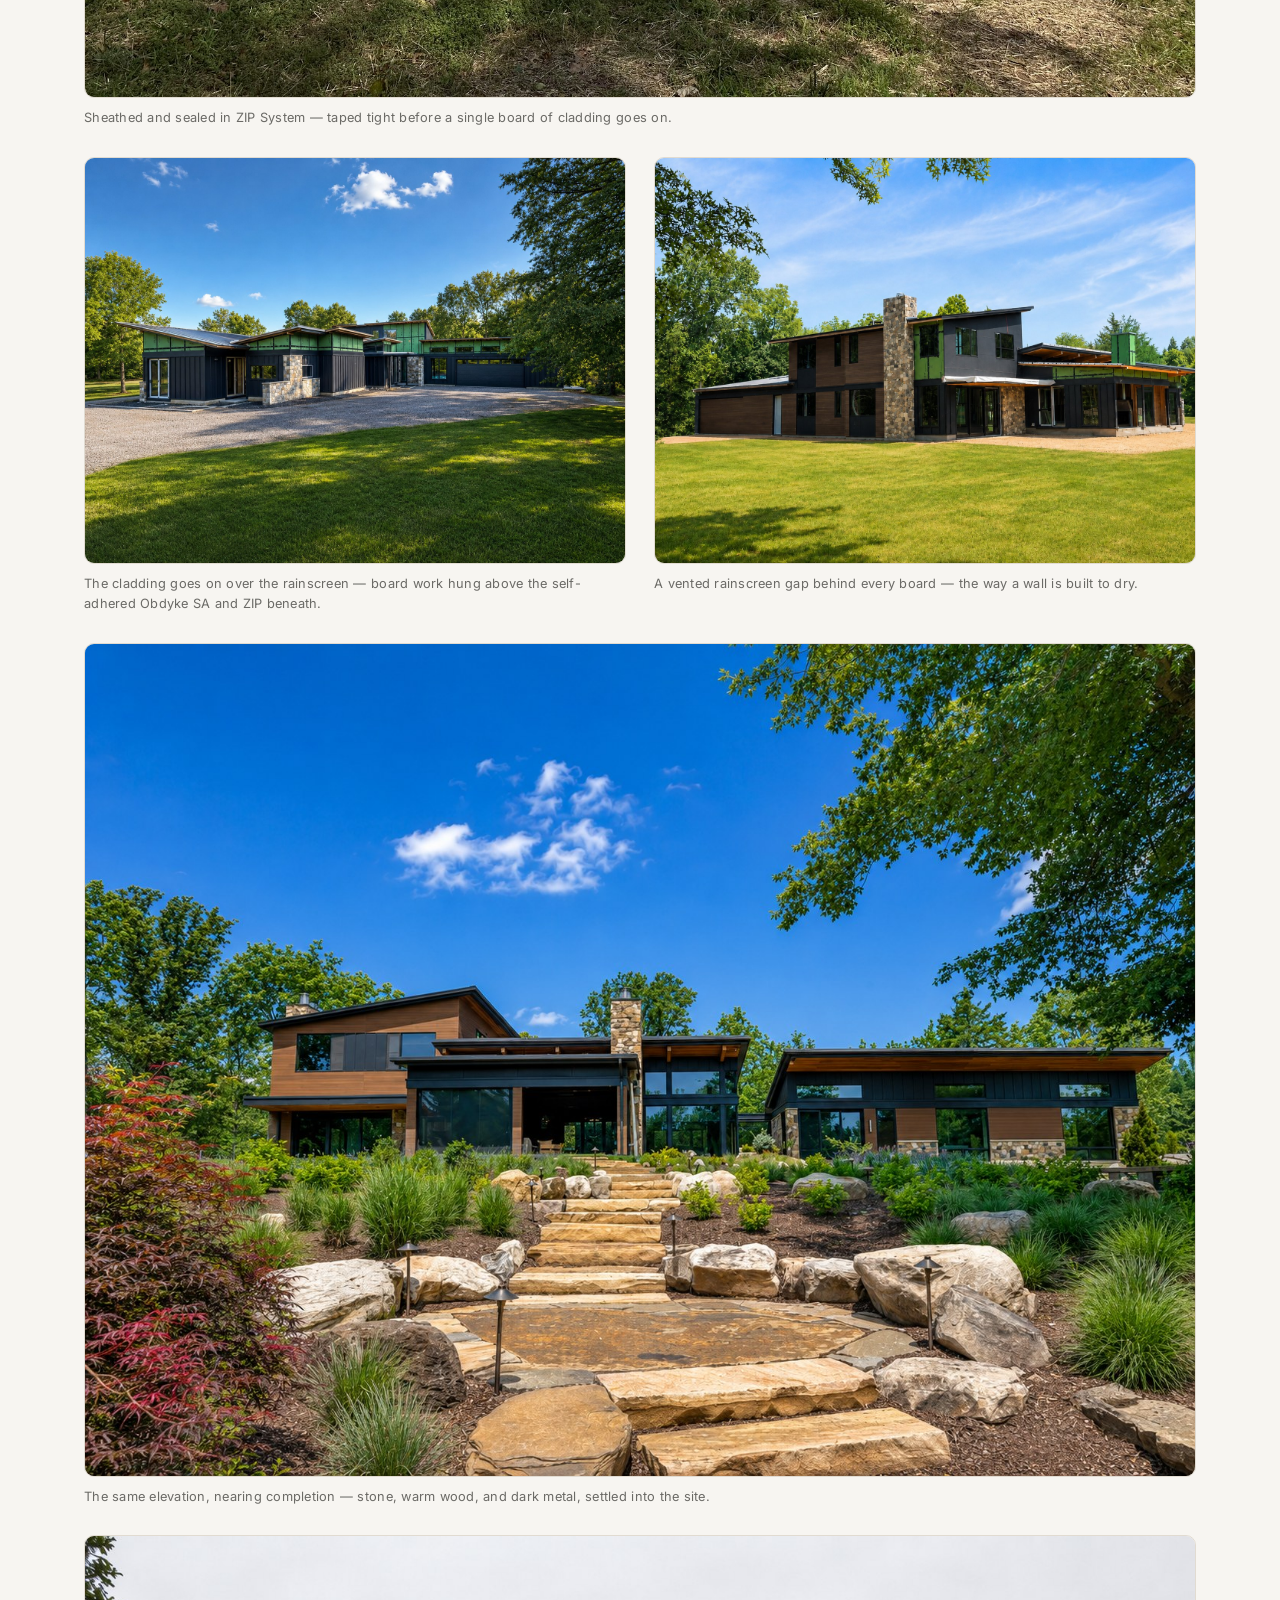
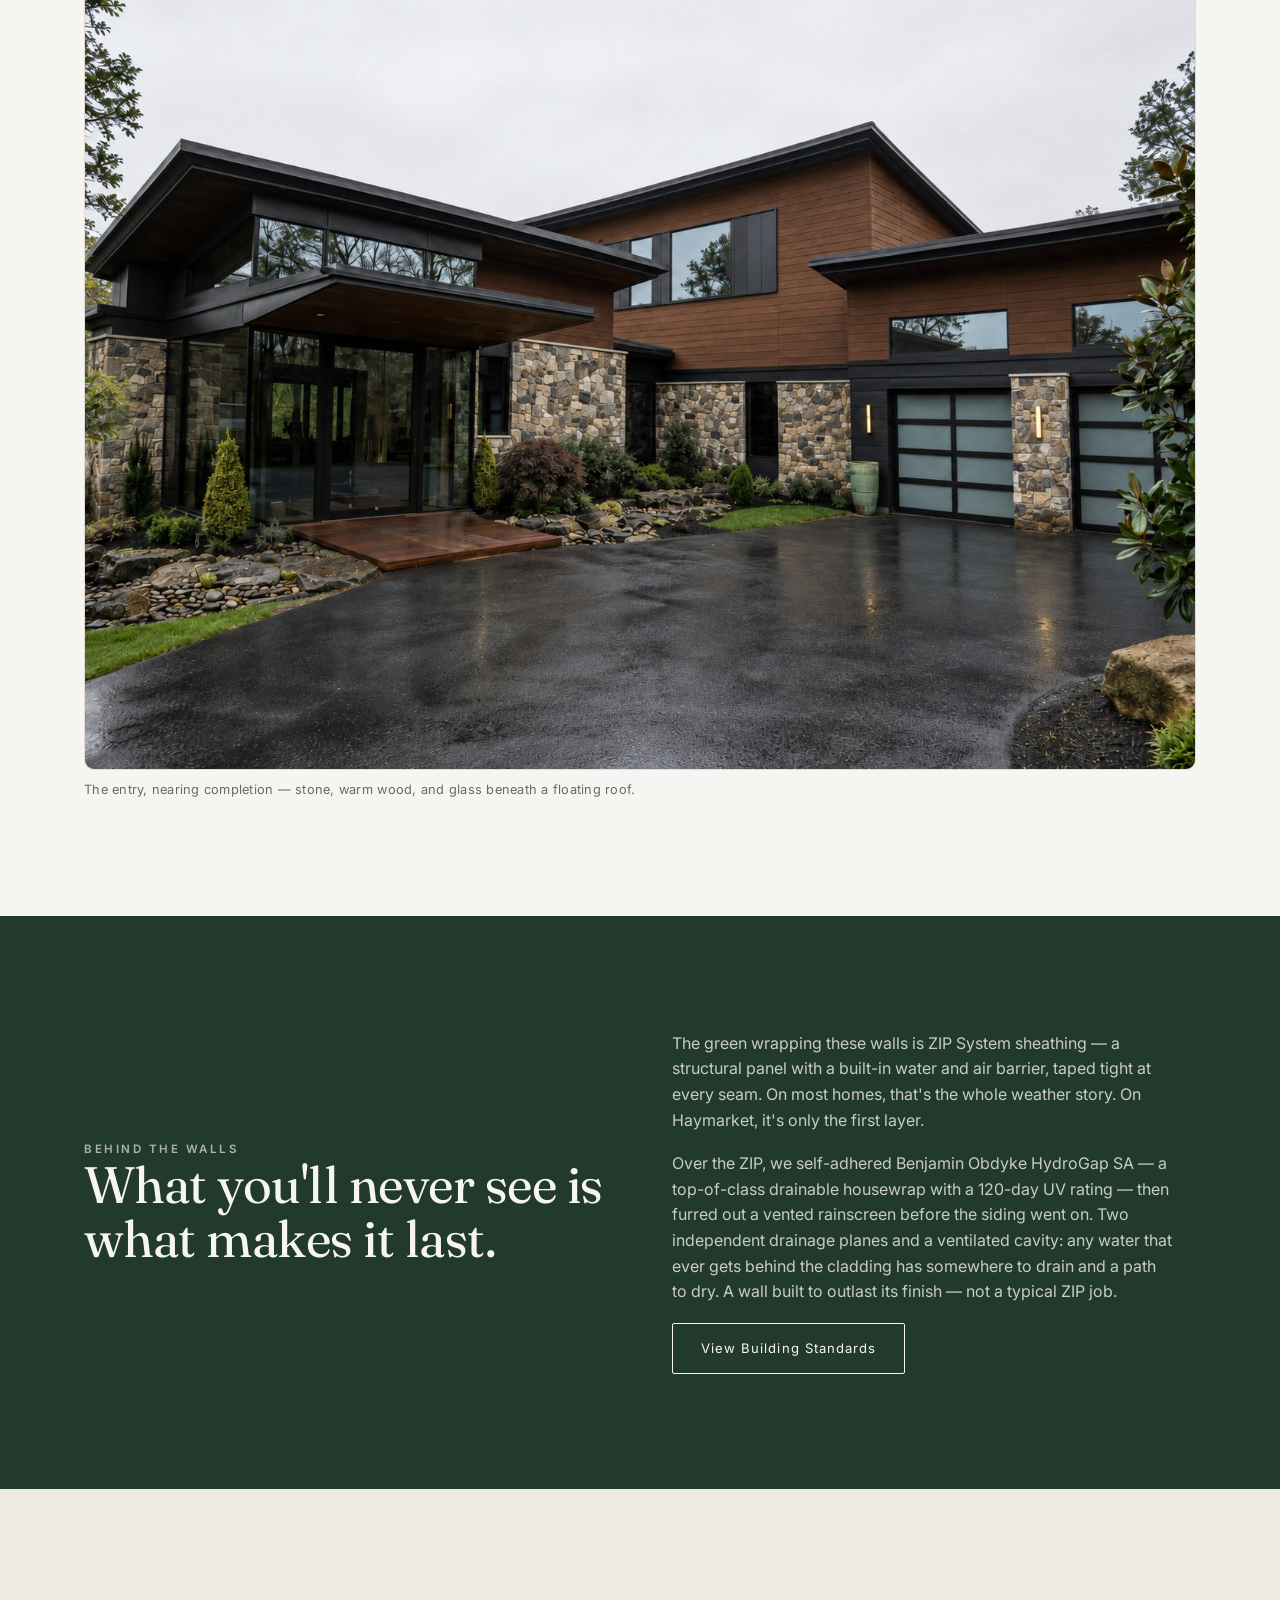
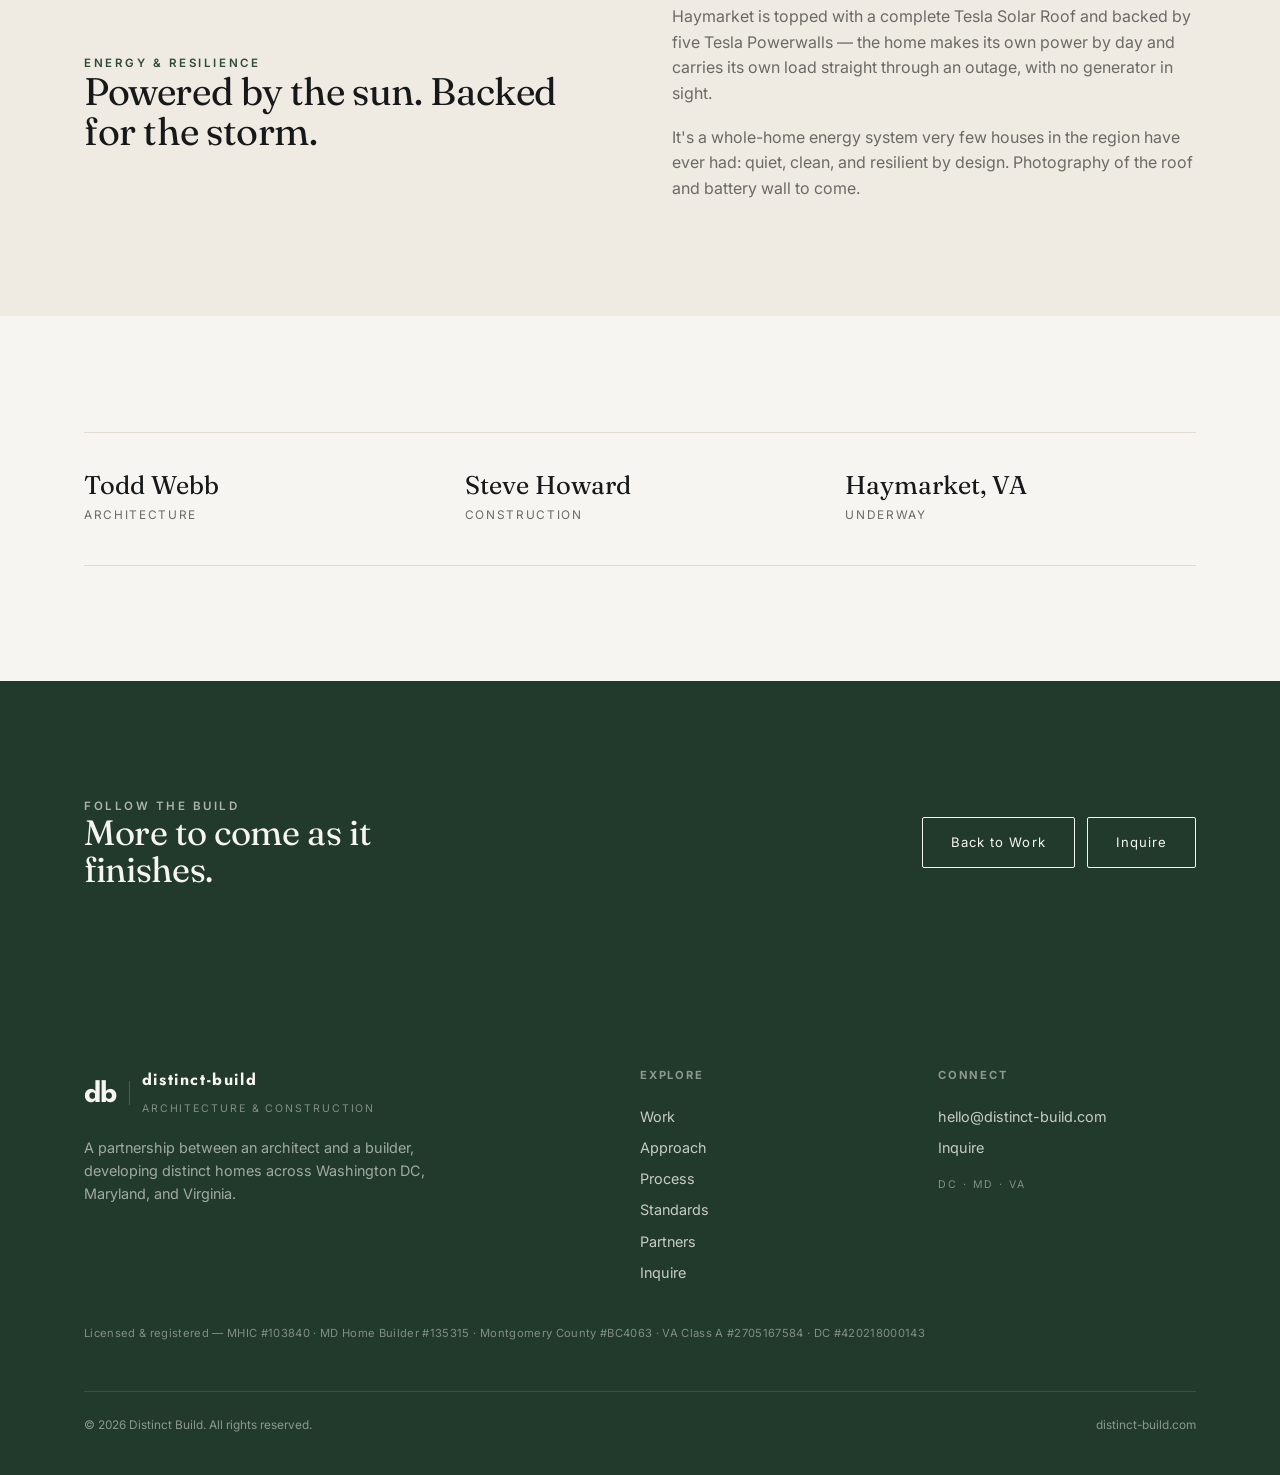
<file: haymarket.html>
<!DOCTYPE html>
<html lang="en">
<head>
<meta charset="UTF-8">
<meta name="viewport" content="width=device-width, initial-scale=1">
<title>Haymarket — Distinct Build | A modern home underway in Virginia</title>
<meta name="description" content="Haymarket — a modern home underway in Haymarket, Virginia. Architecture by Todd Webb, construction by Steve Howard. Watch the build come together.">
<link rel="canonical" href="https://distinct-build.com/haymarket.html">
<meta property="og:title" content="Haymarket — Distinct Build">
<meta property="og:description" content="A modern home underway in Haymarket, Virginia. Architecture by Todd Webb, built by Steve Howard.">
<meta property="og:type" content="website">
<meta property="og:image" content="https://distinct-build.com/img/haymarket/exterior.jpg">
<link rel="icon" type="image/svg+xml" href="favicon.svg">
<link rel="apple-touch-icon" href="apple-touch-icon.png">
<link rel="stylesheet" href="style.css">
</head>
<body>

<header class="nav">
  <div class="nav-in">
    <a class="brand" href="index.html"><span class="db">db</span><span class="brand-words"><span class="mark">distinct-build</span><span class="tag">Architecture &amp; Construction</span></span></a>
    <button class="menu-btn" aria-label="Menu" onclick="document.getElementById('nav').classList.toggle('open')">☰</button>
    <nav class="nav-links" id="nav">
      <a href="work.html" class="active">Work</a>
      <a href="approach.html">Approach</a>
      <a href="process.html">Process</a>
      <a href="building-standards.html">Standards</a>
      <a href="partners.html">Partners</a>
      <a href="contact.html" class="nav-cta">Inquire</a>
    </nav>
  </div>
</header>

<!-- HERO -->
<section class="hero" style="height:min(72vh,660px);min-height:460px">
  <img class="hero-img" src="img/haymarket/exterior.jpg" alt="Haymarket — modern home with shed rooflines, wood, stone, and dark metal cladding">
  <div class="hero-scrim"></div>
  <div class="hero-in">
    <p class="kicker">Haymarket, Virginia · Underway</p>
    <h1 style="font-size:clamp(2.4rem,6vw,4.6rem)">Haymarket</h1>
    <p class="lead" style="margin-top:16px">Architecture by Todd Webb · Built by Steve Howard.</p>
  </div>
</section>

<!-- INTRO -->
<section>
  <div class="wrap two-col">
    <div>
      <p class="kicker">A Collaboration · In Progress</p>
      <h2 class="serif" style="font-size:clamp(1.7rem,3.2vw,2.4rem)">A modern home, coming together.</h2>
    </div>
    <div class="stack">
      <p class="muted">A current Todd Webb and Steve Howard collaboration in Haymarket, Virginia — clean shed rooflines, warm wood, stone, and dark metal set against the tree line. Architect-designed and builder-made, the same team carrying it from drawing to delivery.</p>
      <p class="muted">The photos below follow the build as it happens — from foundation and framing to the sealed envelope and the exterior nearing completion. Professional photography to come.</p>
    </div>
  </div>
</section>

<!-- THE BUILD -->
<section style="padding-top:0">
  <div class="wrap">
    <p class="kicker" style="margin-bottom:24px">The Build</p>
    <div class="gallery">
      <figure class="g-item wide">
        <video class="g-img" controls preload="none" muted playsinline poster="img/haymarket/build_poster.jpg" style="width:100%;height:auto">
          <source src="img/haymarket/build.mp4" type="video/mp4">
        </video>
        <figcaption>A walk through the build.</figcaption>
      </figure>
      <figure class="g-item wide" style="display:flex;flex-direction:column;align-items:center">
        <video class="g-img" controls preload="none" muted playsinline poster="img/haymarket/build2_poster.jpg" style="width:auto;max-width:100%;max-height:640px">
          <source src="img/haymarket/build2.mp4" type="video/mp4">
        </video>
        <figcaption>Foundation day on site.</figcaption>
      </figure>
      <figure class="g-item wide">
        <img class="g-img" src="img/haymarket/foundation-aerial.jpg" alt="Aerial view of the Haymarket site — concrete foundations set into the cleared lot with a pond beyond">
        <figcaption>From the ground up — foundations set into the site, the pond beyond.</figcaption>
      </figure>
      <figure class="g-item">
        <img class="g-img" src="img/haymarket/slab-insulation.jpg" alt="Haymarket slab prep — pink rigid foam insulation laid over a drained stone base inside the foundation walls">
        <figcaption>Below the slab — rigid foam insulation over a drained stone base.</figcaption>
      </figure>
      <figure class="g-item">
        <img class="g-img" src="img/haymarket/slab-radiant.jpg" alt="Haymarket slab prep — radiant-floor tubing and rebar laid over a yellow Stego vapor barrier">
        <figcaption>In-floor radiant heat and rebar over a sealed Stego vapor barrier.</figcaption>
      </figure>
      <figure class="g-item wide">
        <img class="g-img" src="img/haymarket/slab-prep.jpg" alt="Haymarket high-performance slab ready to pour — Stego vapor barrier, rebar grid, and radiant tubing with the framed house behind">
        <figcaption>A high-performance slab in the making — vapor barrier, rebar, and radiant heat, ready to pour. Comfort built in below grade.</figcaption>
      </figure>
      <figure class="g-item">
        <img class="g-img" src="img/haymarket/framing.jpg" alt="Haymarket under construction — heavy wood framing and steel beams under a blue sky">
        <figcaption>Structure rising — heavy framing and steel, openings framed to the view.</figcaption>
      </figure>
      <figure class="g-item">
        <img class="g-img" src="img/haymarket/interior-volume.jpg" alt="Interior of Haymarket during framing — exposed wood ceiling structure and full-height window openings">
        <figcaption>Inside the main volume — exposed structure and full-height openings.</figcaption>
      </figure>
      <figure class="g-item">
        <img class="g-img" src="img/haymarket/zip-glass.jpg" alt="Haymarket envelope — green ZIP System sheathing with large glass walls installed">
        <figcaption>The envelope takes shape — ZIP System sheathing and walls of glass.</figcaption>
      </figure>
      <figure class="g-item">
        <img class="g-img" src="img/haymarket/zip-roof.jpg" alt="Haymarket sheathed in green ZIP System with a standing-seam metal roof going on">
        <figcaption>Sheathed in ZIP, with the metal roof going on.</figcaption>
      </figure>
      <figure class="g-item wide">
        <img class="g-img" src="img/haymarket/zip-sealed.jpg" alt="Haymarket garden elevation sheathed in green ZIP System, taped before cladding">
        <figcaption>Sheathed and sealed in ZIP System — taped tight before a single board of cladding goes on.</figcaption>
      </figure>
      <figure class="g-item">
        <img class="g-img" src="img/haymarket/sa-cladding.jpg" alt="Haymarket cladding going on over the ZIP — dark board cladding installed on a rainscreen above the self-adhered Obdyke SA membrane, green ZIP still visible above">
        <figcaption>The cladding goes on over the rainscreen — board work hung above the self-adhered Obdyke SA and ZIP beneath.</figcaption>
      </figure>
      <figure class="g-item">
        <img class="g-img" src="img/haymarket/sa-cladding2.jpg" alt="Haymarket wrapped in dark cladding over a furred rainscreen, the ZIP and SA membrane sealed behind">
        <figcaption>A vented rainscreen gap behind every board — the way a wall is built to dry.</figcaption>
      </figure>
      <figure class="g-item wide">
        <img class="g-img" src="img/haymarket/finished.jpg" alt="Haymarket nearing completion — the same garden elevation finished in stone, warm wood, and dark metal with landscaped stone steps">
        <figcaption>The same elevation, nearing completion — stone, warm wood, and dark metal, settled into the site.</figcaption>
      </figure>
      <figure class="g-item wide">
        <img class="g-img" src="img/haymarket/entry.jpg" alt="Haymarket entry nearing completion — covered entry, stone, warm wood, and glass beneath a floating roof, with frameless glass garage doors">
        <figcaption>The entry, nearing completion — stone, warm wood, and glass beneath a floating roof.</figcaption>
      </figure>
    </div>
  </div>
</section>

<!-- STANDARDS TIE-IN -->
<section class="band">
  <div class="wrap two-col">
    <div>
      <p class="kicker">Behind the Walls</p>
      <h2 class="serif">What you'll never see is what makes it last.</h2>
    </div>
    <div class="stack">
      <p style="color:rgba(247,245,241,.78)">The green wrapping these walls is ZIP System sheathing — a structural panel with a built-in water and air barrier, taped tight at every seam. On most homes, that's the whole weather story. On Haymarket, it's only the first layer.</p>
      <p style="color:rgba(247,245,241,.78)">Over the ZIP, we self-adhered Benjamin Obdyke HydroGap&nbsp;SA — a top-of-class drainable housewrap with a 120-day UV rating — then furred out a vented rainscreen before the siding went on. Two independent drainage planes and a ventilated cavity: any water that ever gets behind the cladding has somewhere to drain and a path to dry. A wall built to outlast its finish — not a typical ZIP job.</p>
      <p><a href="building-standards.html" class="btn btn-light">View Building Standards</a></p>
    </div>
  </div>
</section>

<!-- ENERGY & RESILIENCE -->
<section style="background:var(--paper-2)">
  <div class="wrap two-col">
    <div>
      <p class="kicker">Energy &amp; Resilience</p>
      <h2 class="serif" style="font-size:clamp(1.7rem,3.2vw,2.4rem)">Powered by the sun. Backed for the storm.</h2>
    </div>
    <div class="stack">
      <p class="muted">Haymarket is topped with a complete Tesla Solar Roof and backed by five Tesla Powerwalls — the home makes its own power by day and carries its own load straight through an outage, with no generator in sight.</p>
      <p class="muted">It's a whole-home energy system very few houses in the region have ever had: quiet, clean, and resilient by design. Photography of the roof and battery wall to come.</p>
    </div>
  </div>
</section>

<!-- CREDITS -->
<section>
  <div class="wrap">
    <div class="stats">
      <div class="stat"><div class="num serif" style="font-size:1.6rem">Todd Webb</div><div class="lab">Architecture</div></div>
      <div class="stat"><div class="num serif" style="font-size:1.6rem">Steve Howard</div><div class="lab">Construction</div></div>
      <div class="stat"><div class="num serif" style="font-size:1.6rem">Haymarket, VA</div><div class="lab">Underway</div></div>
    </div>
  </div>
</section>

<!-- CTA -->
<section class="band">
  <div class="wrap" style="display:flex;justify-content:space-between;align-items:center;flex-wrap:wrap;gap:20px">
    <div>
      <p class="kicker">Follow the Build</p>
      <h2 class="serif" style="font-size:clamp(1.5rem,3vw,2.2rem)">More to come as it finishes.</h2>
    </div>
    <div style="display:flex;gap:12px;flex-wrap:wrap">
      <a href="work.html" class="btn btn-light">Back to Work</a>
      <a href="contact.html" class="btn btn-light">Inquire</a>
    </div>
  </div>
</section>

<footer class="foot">
  <div class="wrap">
    <div class="foot-grid">
      <div>
        <div class="foot-brand"><span class="db">db</span><div><div class="mark">distinct-build</div><div class="tag">Architecture &amp; Construction</div></div></div>
        <p style="margin-top:18px;max-width:38ch;color:rgba(247,245,241,.6);font-size:.9rem">A partnership between an architect and a builder, developing distinct homes across Washington DC, Maryland, and Virginia.</p>
      </div>
      <div><h5>Explore</h5>
        <a href="work.html">Work</a><a href="approach.html">Approach</a><a href="process.html">Process</a><a href="building-standards.html">Standards</a><a href="partners.html">Partners</a><a href="contact.html">Inquire</a>
      </div>
      <div><h5>Connect</h5>
        <a href="mailto:hello@distinct-build.com">hello@distinct-build.com</a>
        <a href="contact.html">Inquire</a>
        <span class="tag" style="margin-top:14px;display:block">DC · MD · VA</span>
      </div>
    </div>
    <p style="margin-top:36px;font-size:.7rem;letter-spacing:.03em;color:rgba(247,245,241,.45);line-height:1.7">Licensed &amp; registered — MHIC #103840 · MD Home Builder #135315 · Montgomery County #BC4063 · VA Class A #2705167584 · DC #420218000143</p>
    <div class="foot-bottom"><span>© 2026 Distinct Build. All rights reserved.</span><span>distinct-build.com</span></div>
  </div>
</footer>

</body>
</html>
</file>
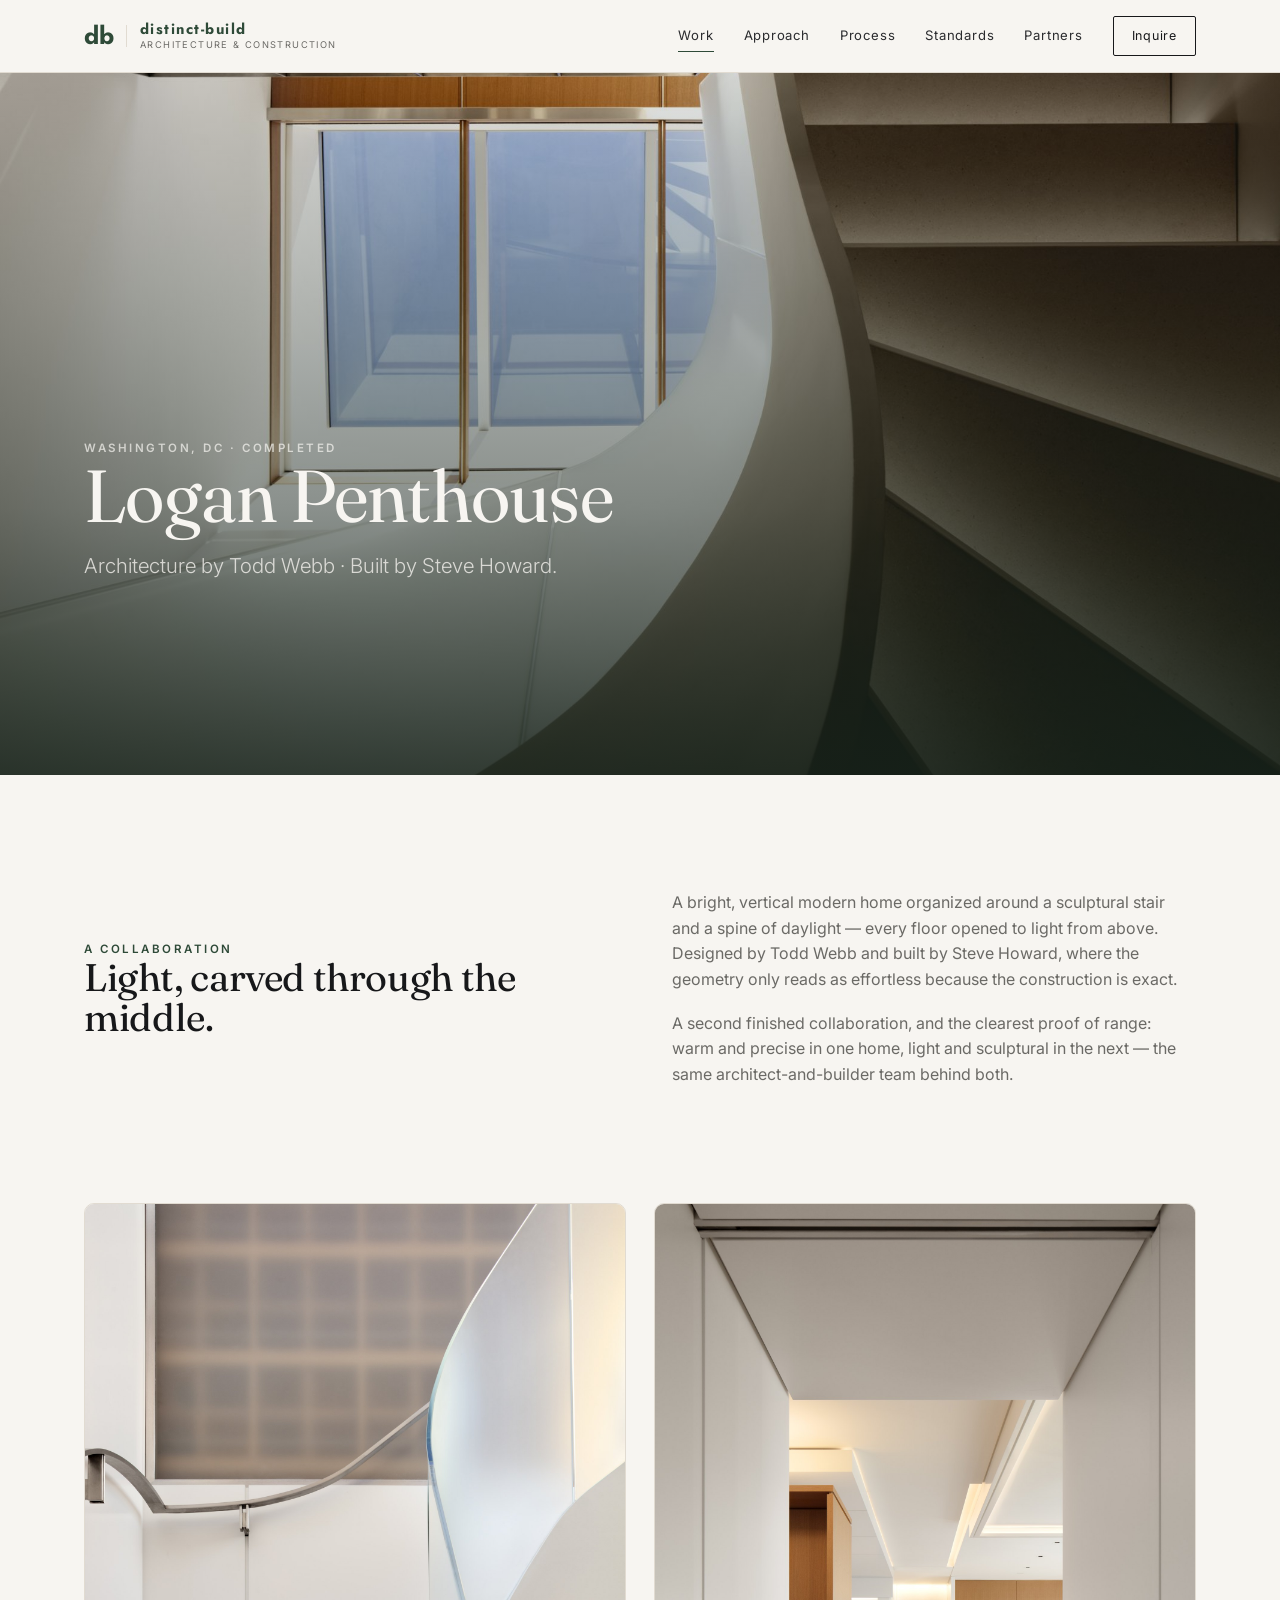
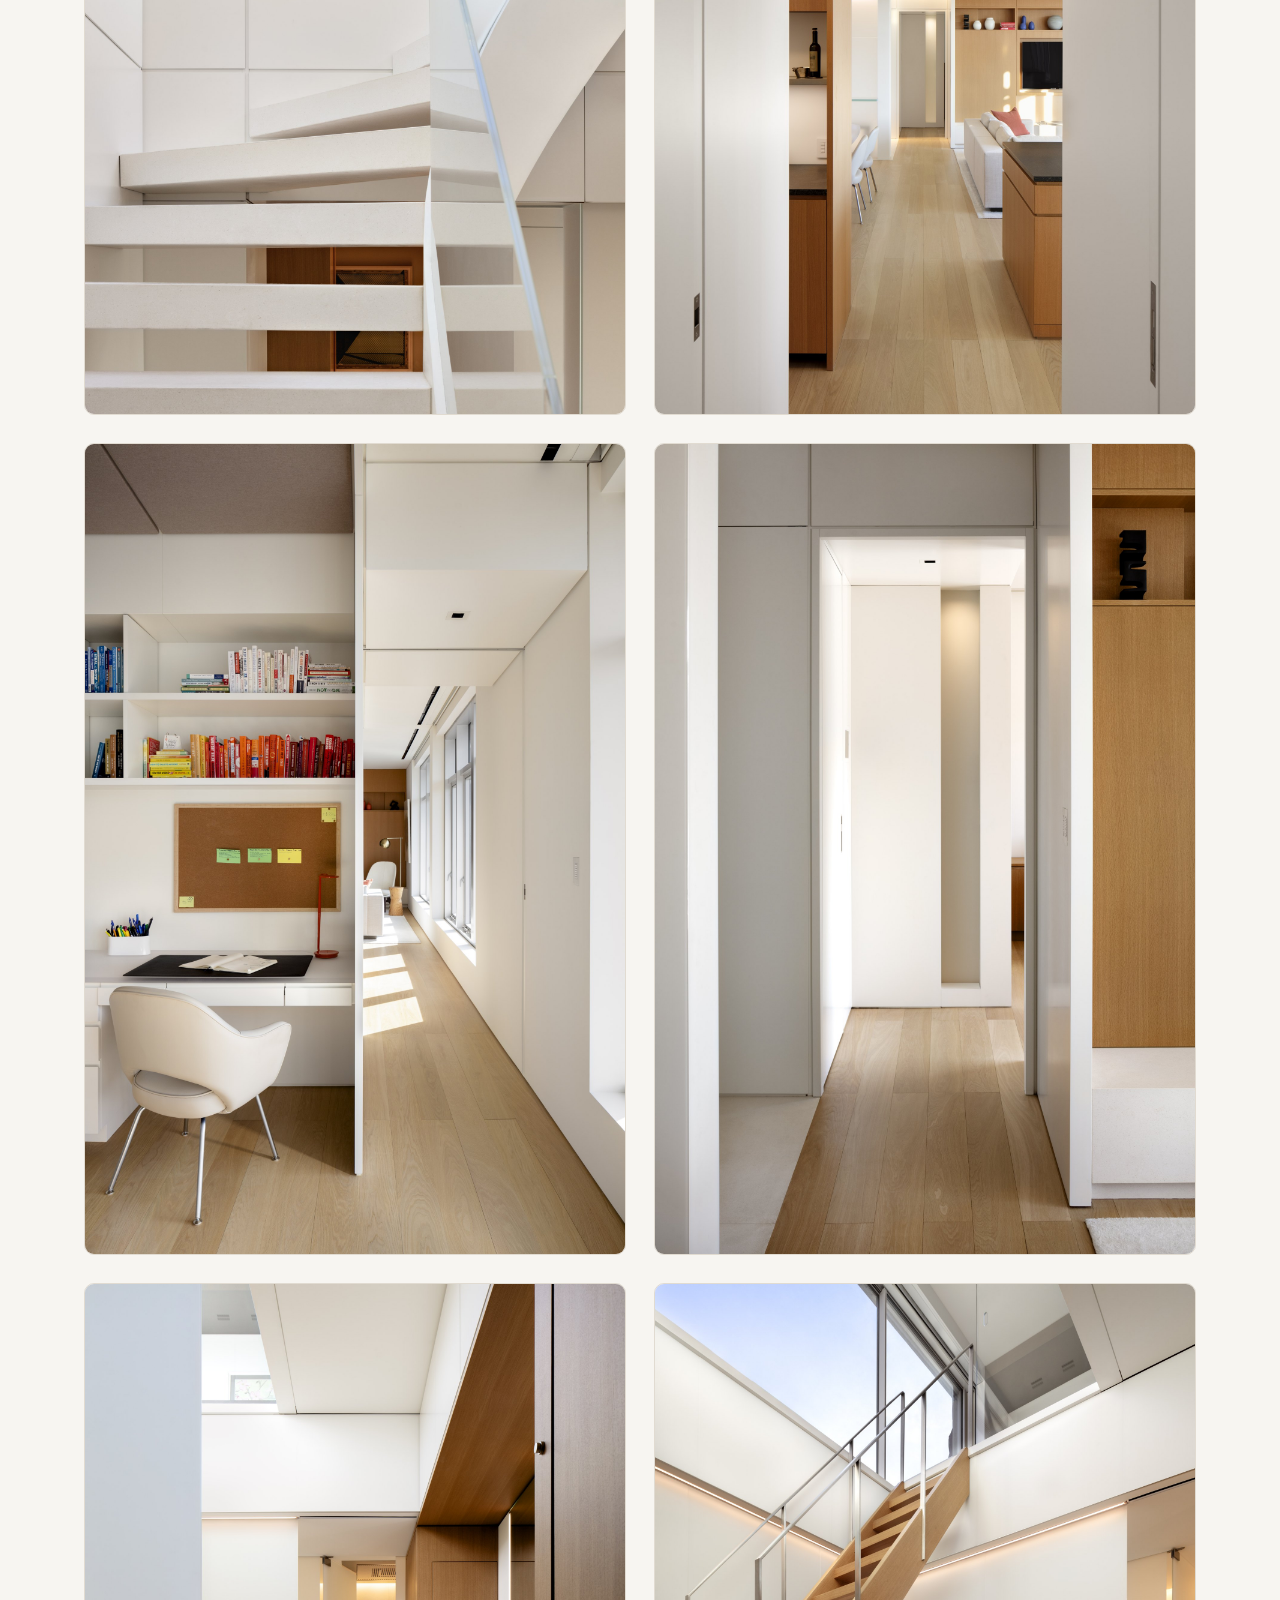
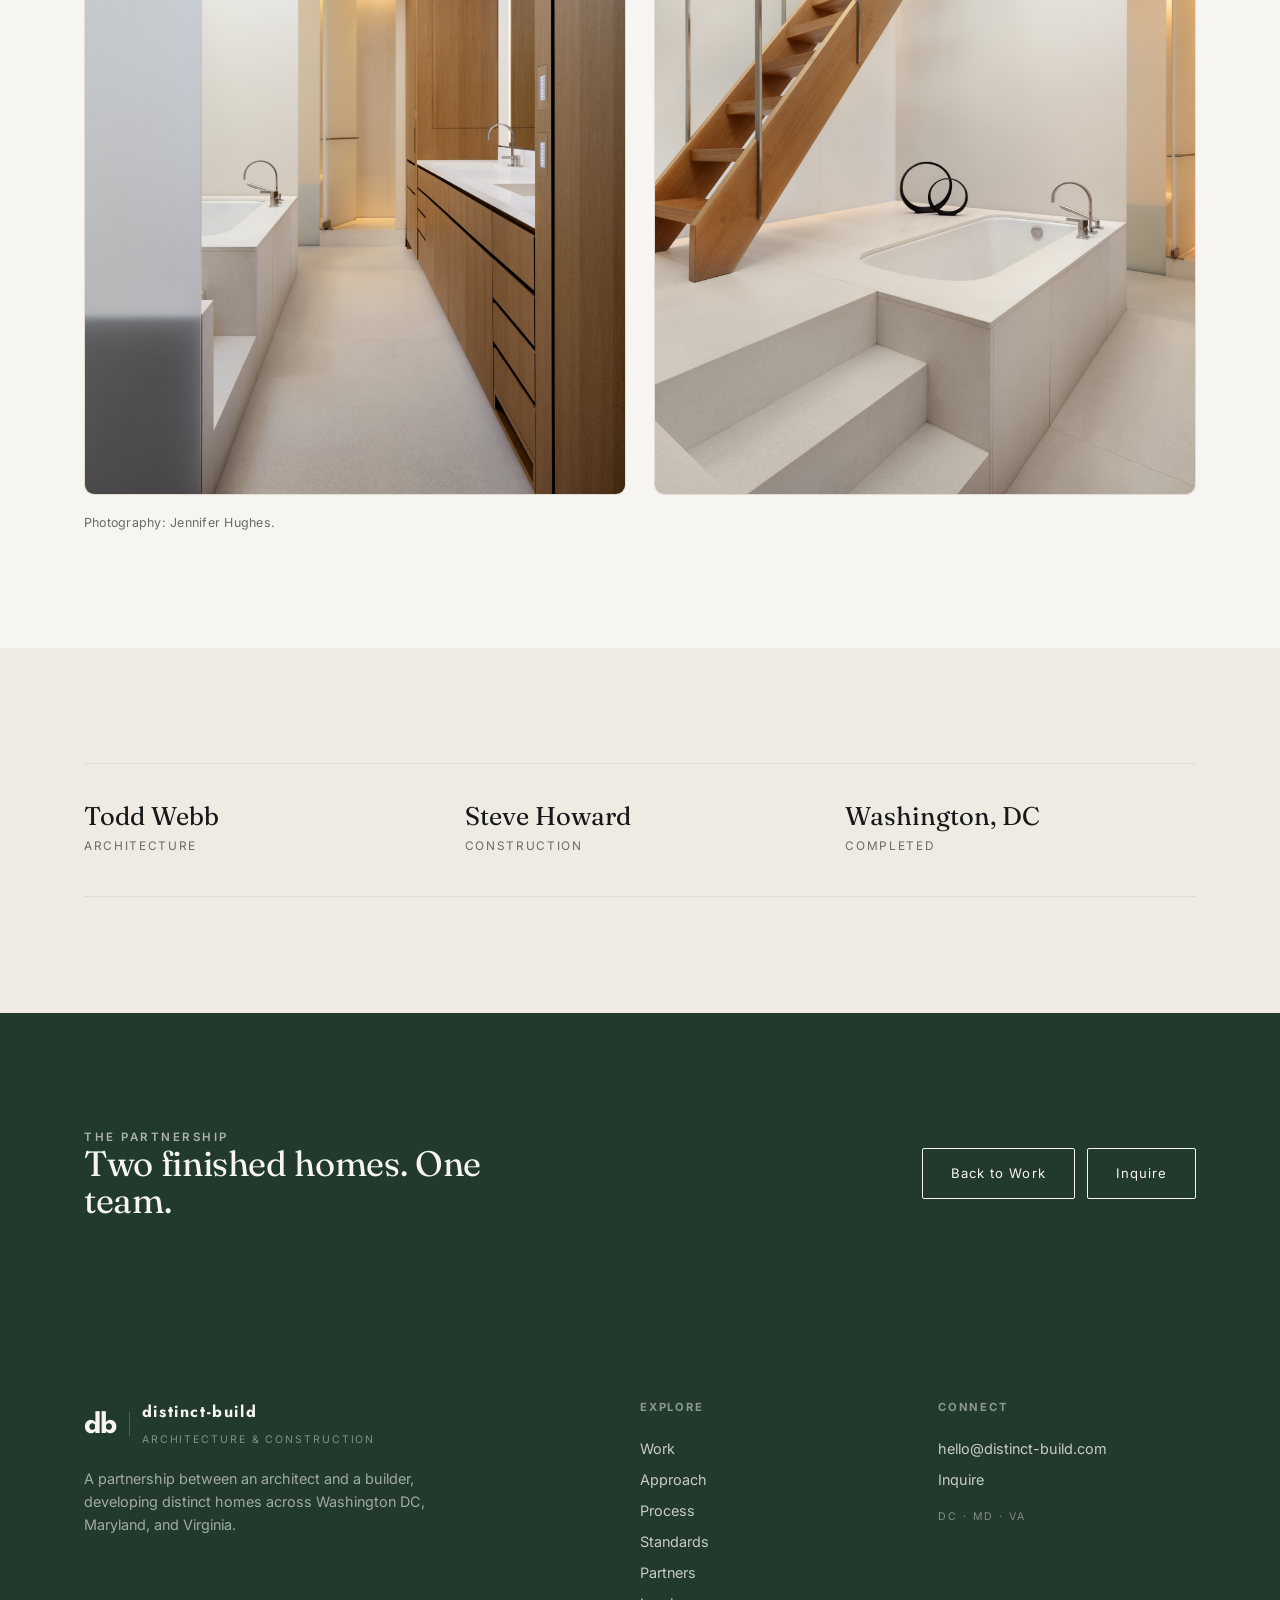
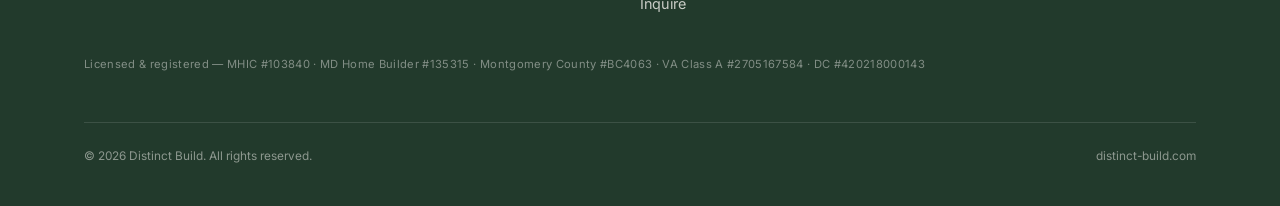
<file: logan-2.html>
<!DOCTYPE html><html lang="en"><head><meta charset="UTF-8"><title>Logan Penthouse — Distinct Build</title><meta name="robots" content="noindex"><meta http-equiv="refresh" content="0; url=logan-penthouse.html"><link rel="canonical" href="https://distinct-build.com/logan-penthouse.html"><script>location.replace("logan-penthouse.html")</script></head><body><p>Redirecting to <a href="logan-penthouse.html">Logan Penthouse</a>…</p></body></html>
</file>
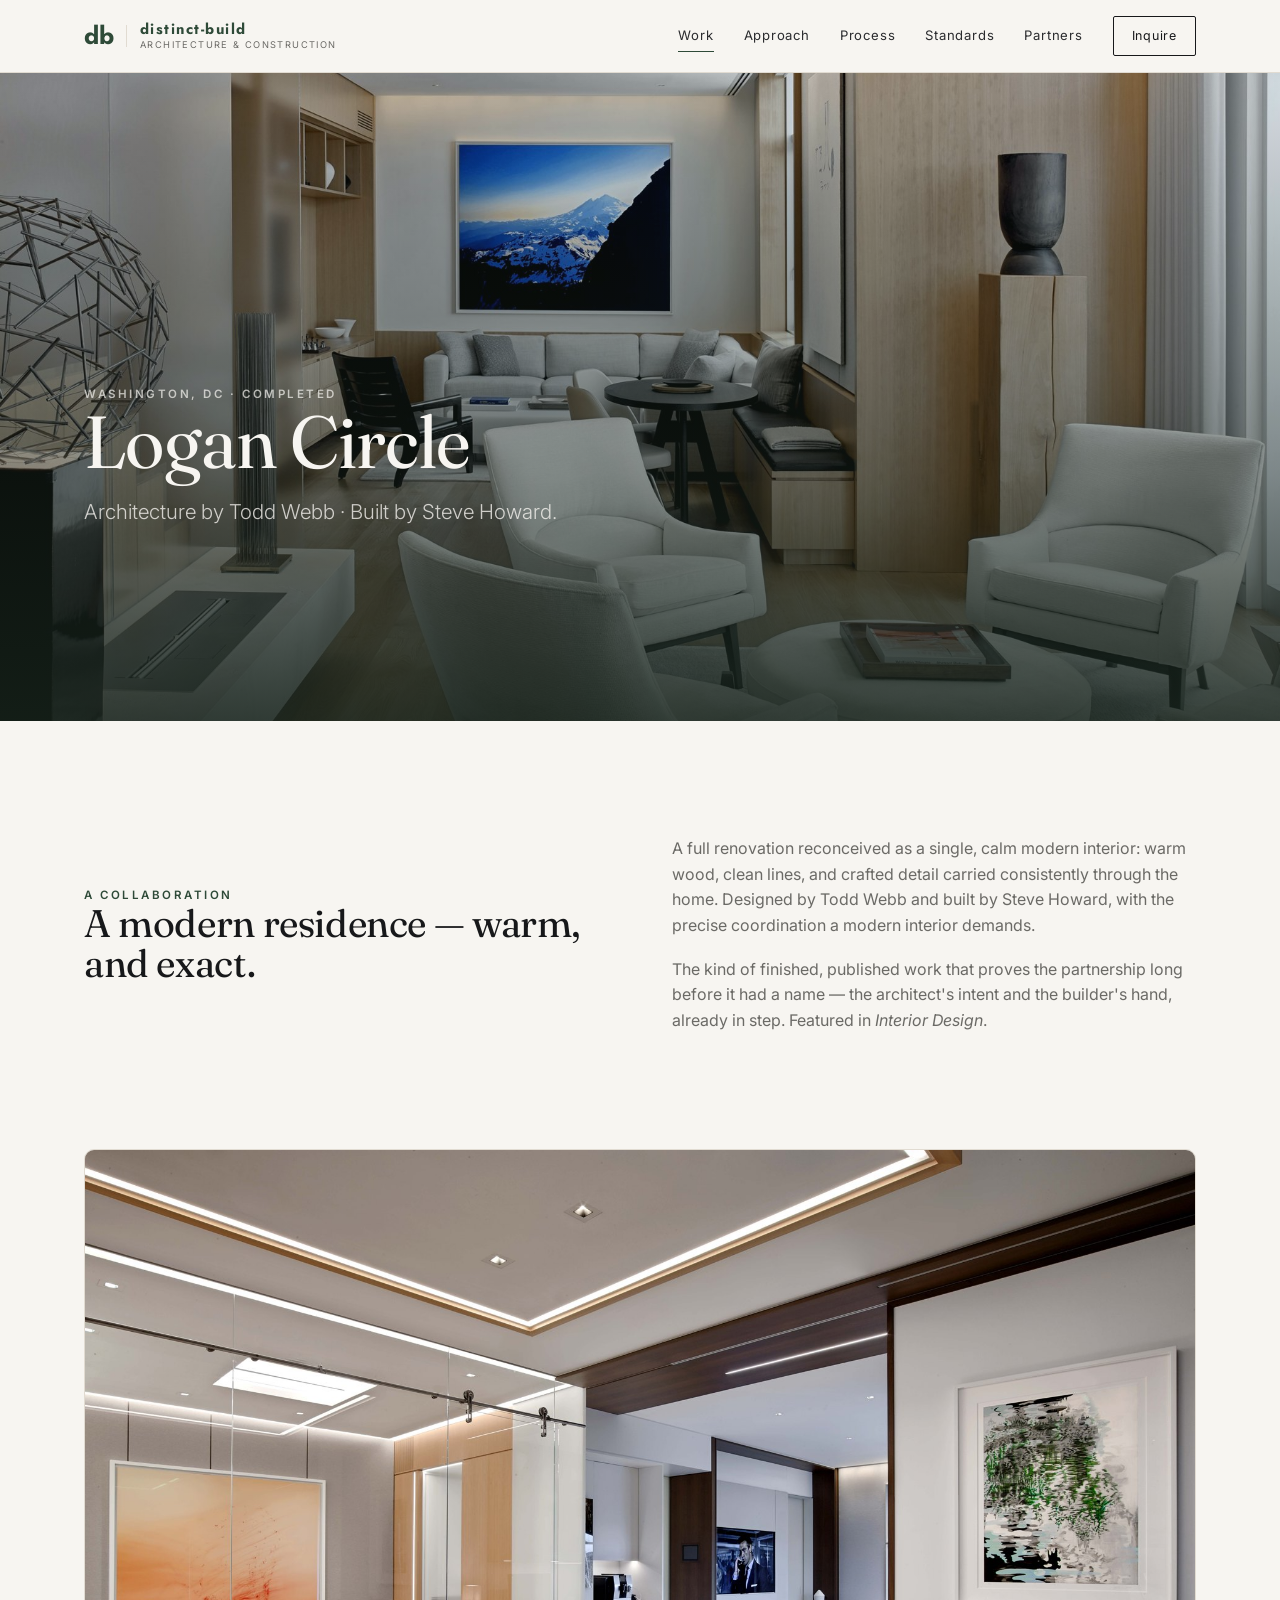
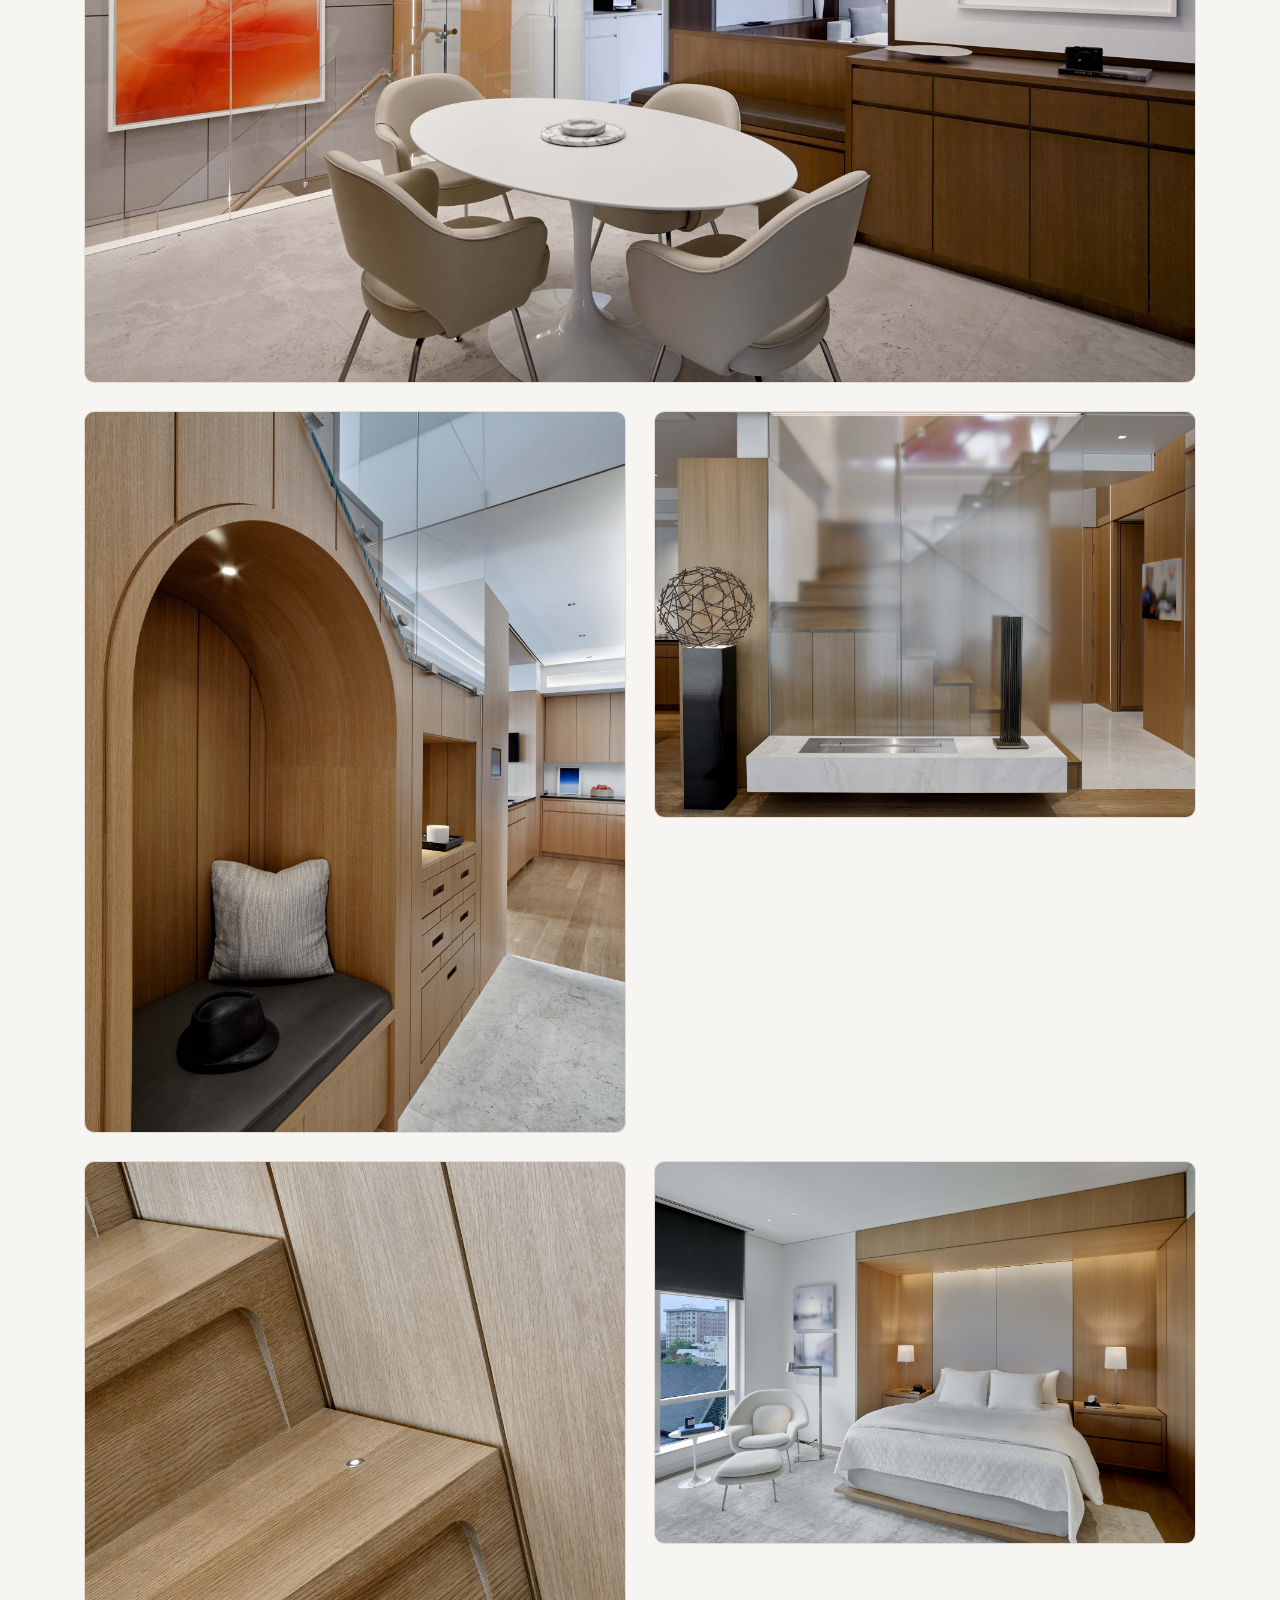
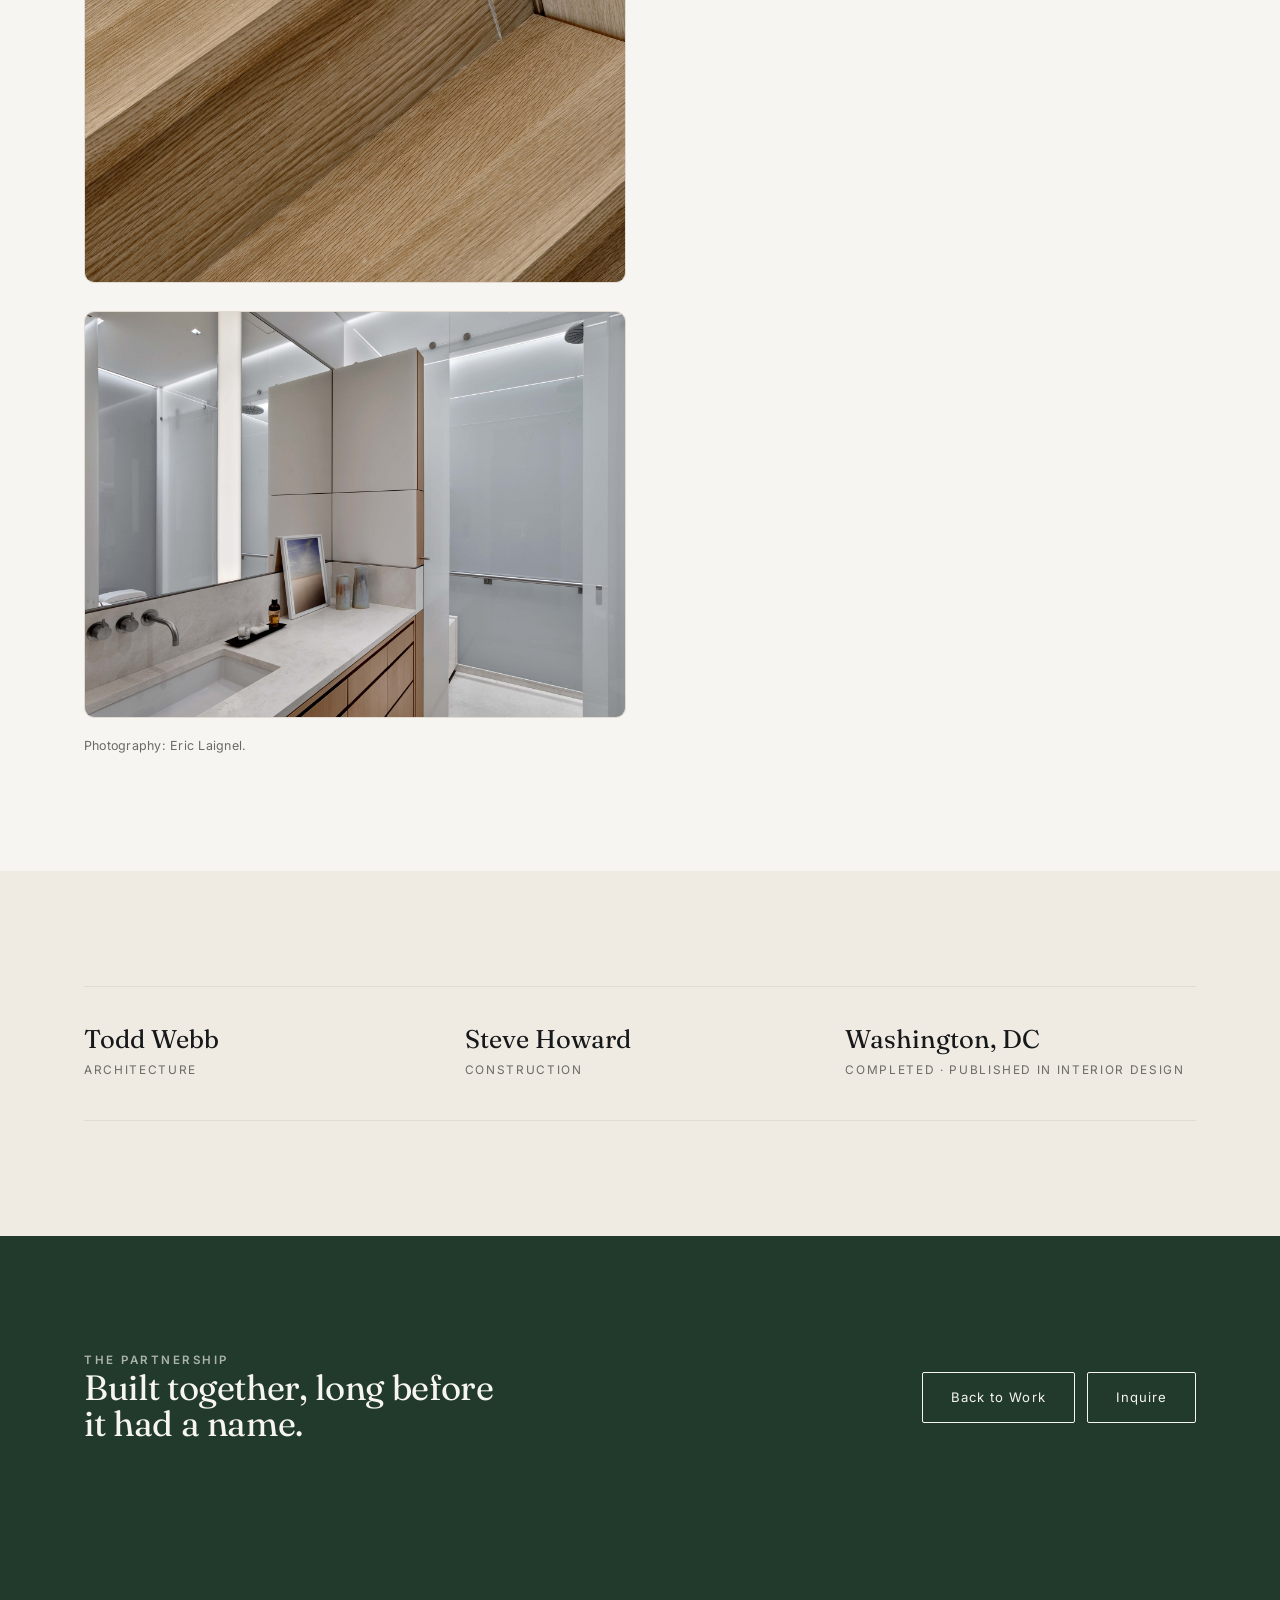
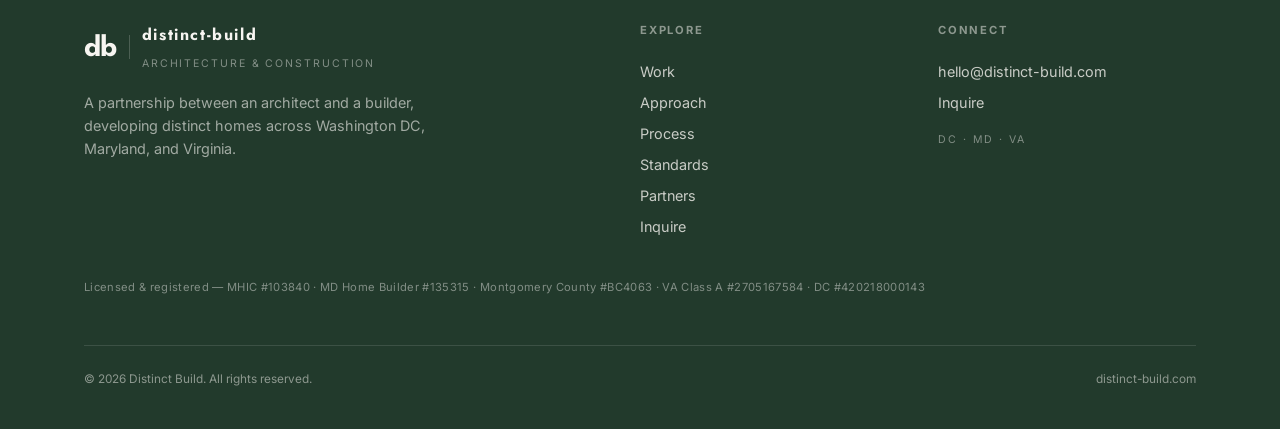
<file: logan-circle.html>
<!DOCTYPE html>
<html lang="en">
<head>
<meta charset="UTF-8">
<meta name="viewport" content="width=device-width, initial-scale=1">
<title>Logan Circle — Distinct Build | A Todd Webb &amp; Steve Howard collaboration</title>
<meta name="description" content="Logan Circle — a modern Washington, DC residence designed by Todd Webb and built by Steve Howard, published in Interior Design. A completed Distinct Build collaboration.">
<link rel="canonical" href="https://distinct-build.com/logan-circle.html">
<meta property="og:title" content="Logan Circle — Distinct Build">
<meta property="og:description" content="A modern DC residence by Todd Webb and Steve Howard. Published in Interior Design.">
<meta property="og:type" content="website">
<meta property="og:image" content="https://distinct-build.com/img/logan-circle/hero.jpg">
<link rel="icon" type="image/svg+xml" href="favicon.svg">
<link rel="apple-touch-icon" href="apple-touch-icon.png">
<link rel="stylesheet" href="style.css">
</head>
<body>

<header class="nav">
  <div class="nav-in">
    <a class="brand" href="index.html"><span class="db">db</span><span class="brand-words"><span class="mark">distinct-build</span><span class="tag">Architecture &amp; Construction</span></span></a>
    <button class="menu-btn" aria-label="Menu" onclick="document.getElementById('nav').classList.toggle('open')">☰</button>
    <nav class="nav-links" id="nav">
      <a href="work.html" class="active">Work</a>
      <a href="approach.html">Approach</a>
      <a href="process.html">Process</a>
      <a href="building-standards.html">Standards</a>
      <a href="partners.html">Partners</a>
      <a href="contact.html" class="nav-cta">Inquire</a>
    </nav>
  </div>
</header>

<!-- HERO -->
<section class="hero" style="height:min(72vh,660px);min-height:460px">
  <img class="hero-img" src="img/logan-circle/hero.jpg" alt="Logan Circle — modern Washington DC living room with warm wood and a city view">
  <div class="hero-scrim"></div>
  <div class="hero-in">
    <p class="kicker">Washington, DC · Completed</p>
    <h1 style="font-size:clamp(2.4rem,6vw,4.6rem)">Logan Circle</h1>
    <p class="lead" style="margin-top:16px">Architecture by Todd Webb · Built by Steve Howard.</p>
  </div>
</section>

<!-- INTRO -->
<section>
  <div class="wrap two-col">
    <div>
      <p class="kicker">A Collaboration</p>
      <h2 class="serif" style="font-size:clamp(1.7rem,3.2vw,2.4rem)">A modern residence — warm, and exact.</h2>
    </div>
    <div class="stack">
      <p class="muted">A full renovation reconceived as a single, calm modern interior: warm wood, clean lines, and crafted detail carried consistently through the home. Designed by Todd Webb and built by Steve Howard, with the precise coordination a modern interior demands.</p>
      <p class="muted">The kind of finished, published work that proves the partnership long before it had a name — the architect's intent and the builder's hand, already in step. Featured in <em>Interior Design</em>.</p>
    </div>
  </div>
</section>

<!-- GALLERY -->
<section style="padding-top:0">
  <div class="wrap">
    <div class="gallery">
      <figure class="g-item wide"><img class="g-img" src="img/logan-circle/g1.jpg" alt="Logan Circle — kitchen and dining with warm wood casework"></figure>
      <figure class="g-item"><img class="g-img" src="img/logan-circle/g2.jpg" alt="Logan Circle — arched wood vestibule detail"></figure>
      <figure class="g-item"><img class="g-img" src="img/logan-circle/g3.jpg" alt="Logan Circle — primary bath with freestanding tub"></figure>
      <figure class="g-item"><img class="g-img" src="img/logan-circle/g4.jpg" alt="Logan Circle — wood stair"></figure>
      <figure class="g-item"><img class="g-img" src="img/logan-circle/g5.jpg" alt="Logan Circle — bedroom"></figure>
      <figure class="g-item"><img class="g-img" src="img/logan-circle/g6.jpg" alt="Logan Circle — double vanity"></figure>
    </div>
    <p class="muted" style="margin-top:18px;font-size:.78rem;letter-spacing:.02em">Photography: Eric Laignel.</p>
  </div>
</section>

<!-- CREDITS -->
<section style="background:var(--paper-2)">
  <div class="wrap">
    <div class="stats">
      <div class="stat"><div class="num serif" style="font-size:1.6rem">Todd Webb</div><div class="lab">Architecture</div></div>
      <div class="stat"><div class="num serif" style="font-size:1.6rem">Steve Howard</div><div class="lab">Construction</div></div>
      <div class="stat"><div class="num serif" style="font-size:1.6rem">Washington, DC</div><div class="lab">Completed · Published in Interior Design</div></div>
    </div>
  </div>
</section>

<!-- CTA -->
<section class="band">
  <div class="wrap" style="display:flex;justify-content:space-between;align-items:center;flex-wrap:wrap;gap:20px">
    <div>
      <p class="kicker">The Partnership</p>
      <h2 class="serif" style="font-size:clamp(1.5rem,3vw,2.2rem)">Built together, long before it had a name.</h2>
    </div>
    <div style="display:flex;gap:12px;flex-wrap:wrap">
      <a href="work.html" class="btn btn-light">Back to Work</a>
      <a href="contact.html" class="btn btn-light">Inquire</a>
    </div>
  </div>
</section>

<footer class="foot">
  <div class="wrap">
    <div class="foot-grid">
      <div>
        <div class="foot-brand"><span class="db">db</span><div><div class="mark">distinct-build</div><div class="tag">Architecture &amp; Construction</div></div></div>
        <p style="margin-top:18px;max-width:38ch;color:rgba(247,245,241,.6);font-size:.9rem">A partnership between an architect and a builder, developing distinct homes across Washington DC, Maryland, and Virginia.</p>
      </div>
      <div><h5>Explore</h5>
        <a href="work.html">Work</a><a href="approach.html">Approach</a><a href="process.html">Process</a><a href="building-standards.html">Standards</a><a href="partners.html">Partners</a><a href="contact.html">Inquire</a>
      </div>
      <div><h5>Connect</h5>
        <a href="mailto:hello@distinct-build.com">hello@distinct-build.com</a>
        <a href="contact.html">Inquire</a>
        <span class="tag" style="margin-top:14px;display:block">DC · MD · VA</span>
      </div>
    </div>
    <p style="margin-top:36px;font-size:.7rem;letter-spacing:.03em;color:rgba(247,245,241,.45);line-height:1.7">Licensed &amp; registered — MHIC #103840 · MD Home Builder #135315 · Montgomery County #BC4063 · VA Class A #2705167584 · DC #420218000143</p>
    <div class="foot-bottom"><span>© 2026 Distinct Build. All rights reserved.</span><span>distinct-build.com</span></div>
  </div>
</footer>

</body>
</html>
</file>
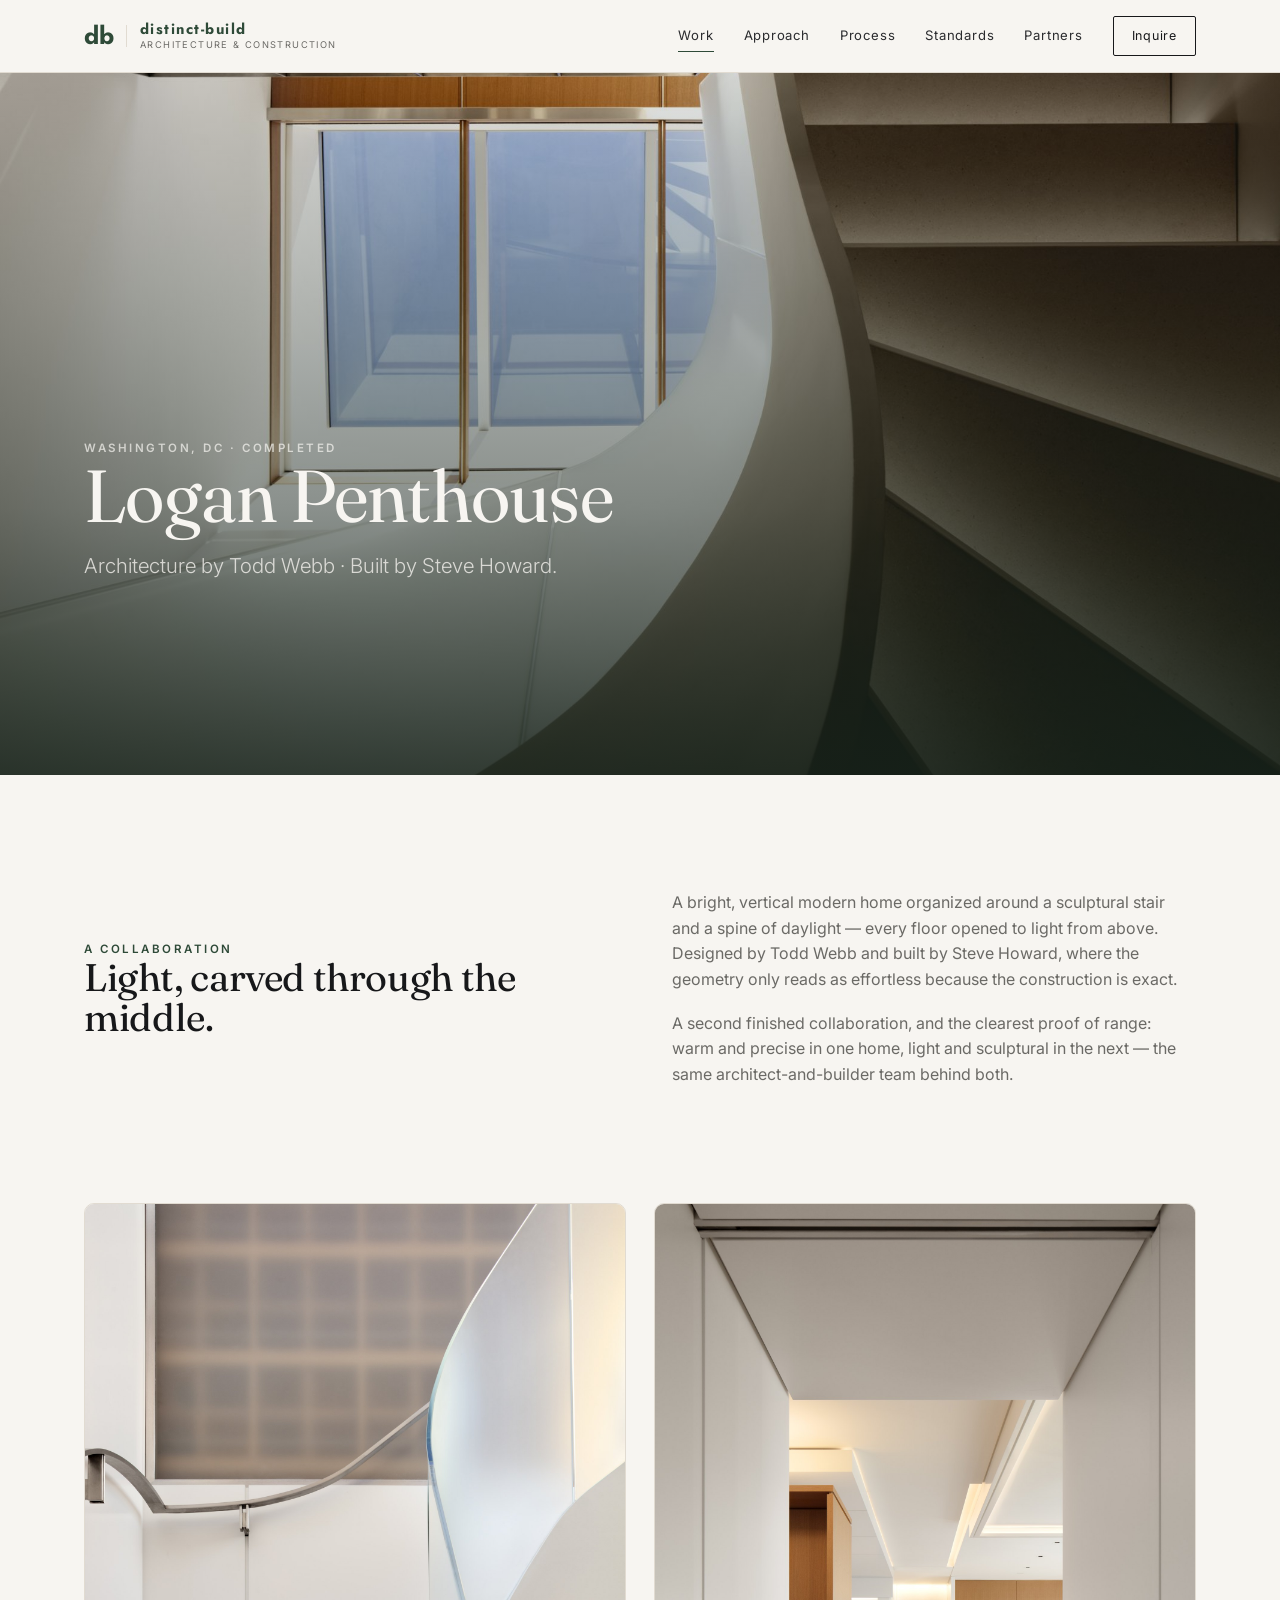
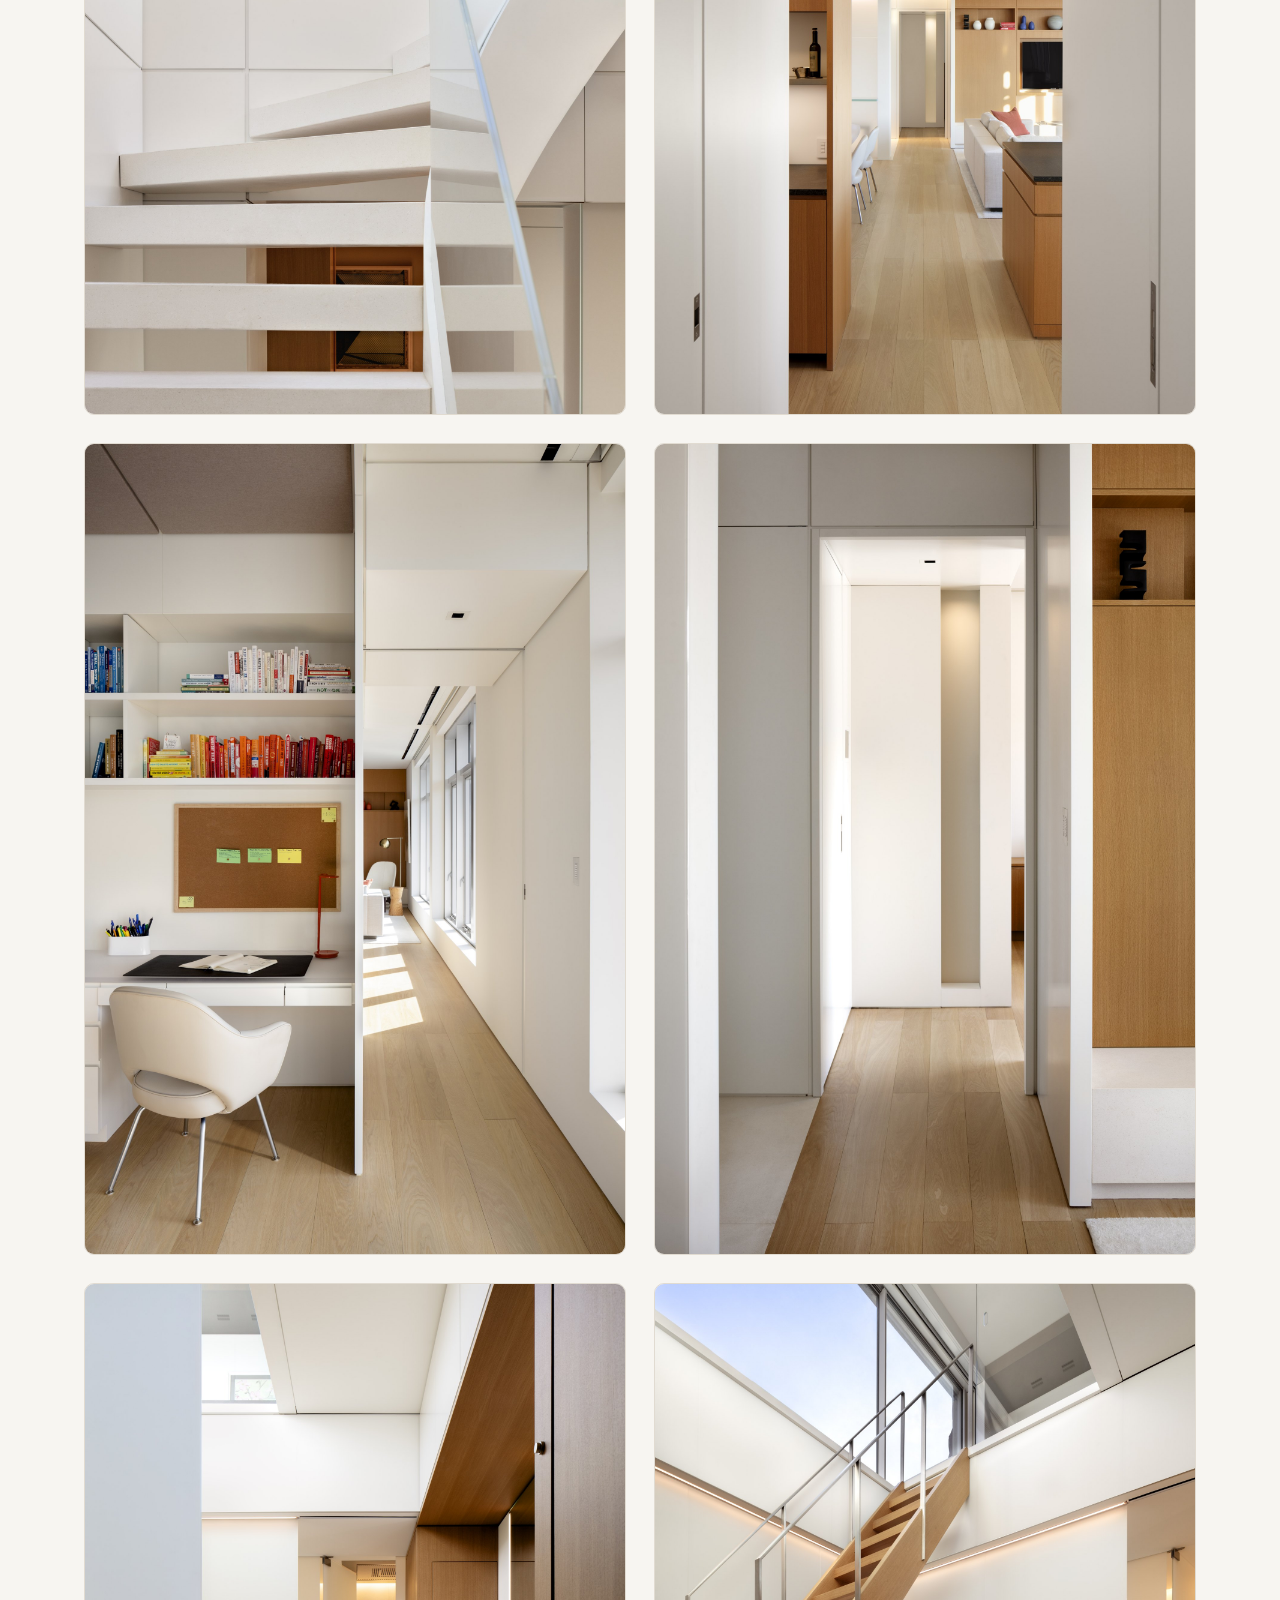
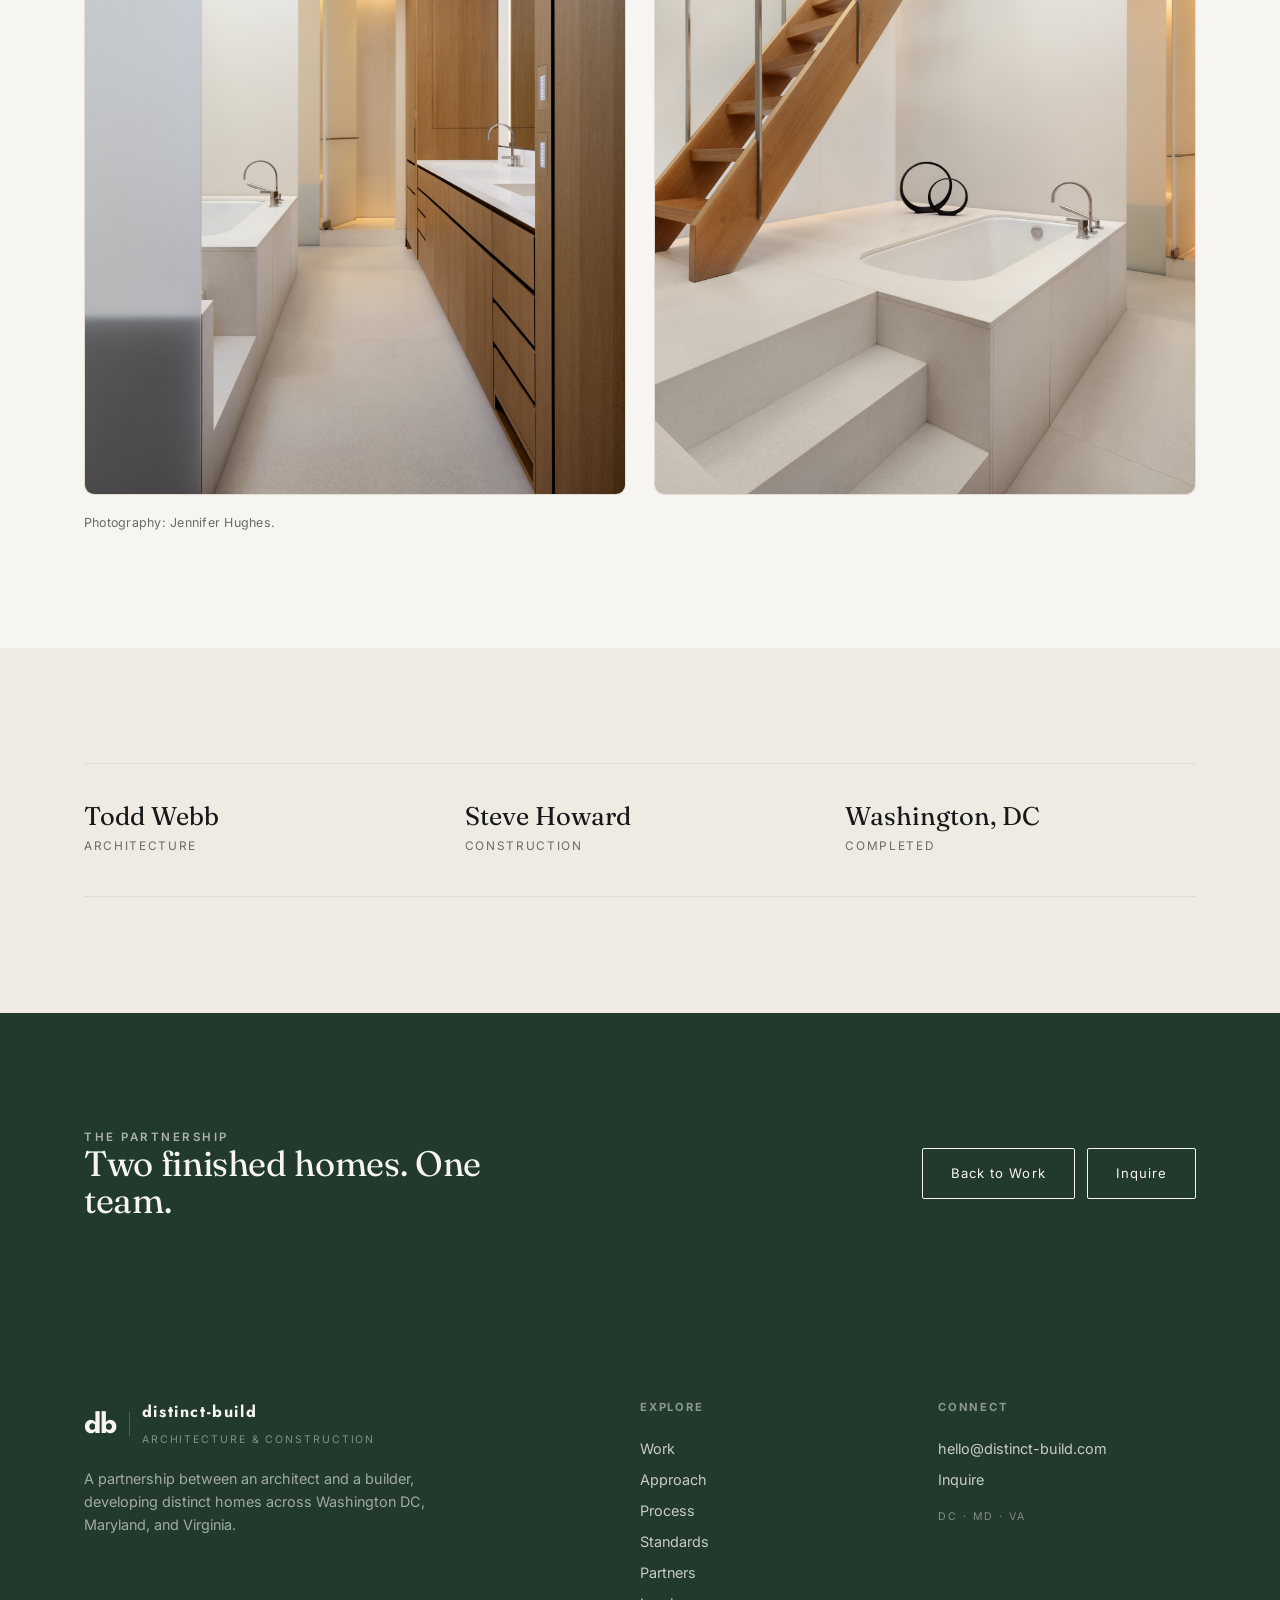
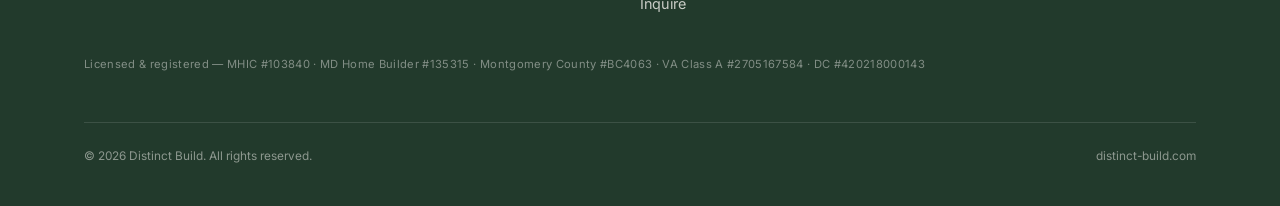
<file: logan-penthouse.html>
<!DOCTYPE html>
<html lang="en">
<head>
<meta charset="UTF-8">
<meta name="viewport" content="width=device-width, initial-scale=1">
<title>Logan Penthouse — Distinct Build | A Todd Webb &amp; Steve Howard collaboration</title>
<meta name="description" content="Logan Penthouse — a bright, vertical modern Washington, DC residence organized around a sculptural stair, designed by Todd Webb and built by Steve Howard. A completed Distinct Build collaboration.">
<link rel="canonical" href="https://distinct-build.com/logan-penthouse.html">
<meta property="og:title" content="Logan Penthouse — Distinct Build">
<meta property="og:description" content="A bright, sculptural modern DC residence by Todd Webb and Steve Howard.">
<meta property="og:type" content="website">
<meta property="og:image" content="https://distinct-build.com/img/logan-2/hero.jpg">
<link rel="icon" type="image/svg+xml" href="favicon.svg">
<link rel="apple-touch-icon" href="apple-touch-icon.png">
<link rel="stylesheet" href="style.css">
</head>
<body>

<header class="nav">
  <div class="nav-in">
    <a class="brand" href="index.html"><span class="db">db</span><span class="brand-words"><span class="mark">distinct-build</span><span class="tag">Architecture &amp; Construction</span></span></a>
    <button class="menu-btn" aria-label="Menu" onclick="document.getElementById('nav').classList.toggle('open')">☰</button>
    <nav class="nav-links" id="nav">
      <a href="work.html" class="active">Work</a>
      <a href="approach.html">Approach</a>
      <a href="process.html">Process</a>
      <a href="building-standards.html">Standards</a>
      <a href="partners.html">Partners</a>
      <a href="contact.html" class="nav-cta">Inquire</a>
    </nav>
  </div>
</header>

<!-- HERO -->
<section class="hero" style="height:min(78vh,720px);min-height:480px">
  <img class="hero-img" src="img/logan-2/hero.jpg" alt="Logan Penthouse — sculptural white stair rising through a bright modern Washington DC home">
  <div class="hero-scrim"></div>
  <div class="hero-in">
    <p class="kicker">Washington, DC · Completed</p>
    <h1 style="font-size:clamp(2.4rem,6vw,4.6rem)">Logan Penthouse</h1>
    <p class="lead" style="margin-top:16px">Architecture by Todd Webb · Built by Steve Howard.</p>
  </div>
</section>

<!-- INTRO -->
<section>
  <div class="wrap two-col">
    <div>
      <p class="kicker">A Collaboration</p>
      <h2 class="serif" style="font-size:clamp(1.7rem,3.2vw,2.4rem)">Light, carved through the middle.</h2>
    </div>
    <div class="stack">
      <p class="muted">A bright, vertical modern home organized around a sculptural stair and a spine of daylight — every floor opened to light from above. Designed by Todd Webb and built by Steve Howard, where the geometry only reads as effortless because the construction is exact.</p>
      <p class="muted">A second finished collaboration, and the clearest proof of range: warm and precise in one home, light and sculptural in the next — the same architect-and-builder team behind both.</p>
    </div>
  </div>
</section>

<!-- GALLERY -->
<section style="padding-top:0">
  <div class="wrap">
    <div class="gallery">
      <figure class="g-item"><img class="g-img" src="img/logan-2/g1.jpg" alt="Logan Penthouse — sculptural stair and skylight"></figure>
      <figure class="g-item"><img class="g-img" src="img/logan-2/g2.jpg" alt="Logan Penthouse — open kitchen and living"></figure>
      <figure class="g-item"><img class="g-img" src="img/logan-2/g3.jpg" alt="Logan Penthouse — kitchen island"></figure>
      <figure class="g-item"><img class="g-img" src="img/logan-2/g4.jpg" alt="Logan Penthouse — hallway with wood floor and daylight"></figure>
      <figure class="g-item"><img class="g-img" src="img/logan-2/g5.jpg" alt="Logan Penthouse — entry and stair base"></figure>
      <figure class="g-item"><img class="g-img" src="img/logan-2/g6.jpg" alt="Logan Penthouse — bath with daylight"></figure>
    </div>
    <p class="muted" style="margin-top:18px;font-size:.78rem;letter-spacing:.02em">Photography: Jennifer Hughes.</p>
  </div>
</section>

<!-- CREDITS -->
<section style="background:var(--paper-2)">
  <div class="wrap">
    <div class="stats">
      <div class="stat"><div class="num serif" style="font-size:1.6rem">Todd Webb</div><div class="lab">Architecture</div></div>
      <div class="stat"><div class="num serif" style="font-size:1.6rem">Steve Howard</div><div class="lab">Construction</div></div>
      <div class="stat"><div class="num serif" style="font-size:1.6rem">Washington, DC</div><div class="lab">Completed</div></div>
    </div>
  </div>
</section>

<!-- CTA -->
<section class="band">
  <div class="wrap" style="display:flex;justify-content:space-between;align-items:center;flex-wrap:wrap;gap:20px">
    <div>
      <p class="kicker">The Partnership</p>
      <h2 class="serif" style="font-size:clamp(1.5rem,3vw,2.2rem)">Two finished homes. One team.</h2>
    </div>
    <div style="display:flex;gap:12px;flex-wrap:wrap">
      <a href="work.html" class="btn btn-light">Back to Work</a>
      <a href="contact.html" class="btn btn-light">Inquire</a>
    </div>
  </div>
</section>

<footer class="foot">
  <div class="wrap">
    <div class="foot-grid">
      <div>
        <div class="foot-brand"><span class="db">db</span><div><div class="mark">distinct-build</div><div class="tag">Architecture &amp; Construction</div></div></div>
        <p style="margin-top:18px;max-width:38ch;color:rgba(247,245,241,.6);font-size:.9rem">A partnership between an architect and a builder, developing distinct homes across Washington DC, Maryland, and Virginia.</p>
      </div>
      <div><h5>Explore</h5>
        <a href="work.html">Work</a><a href="approach.html">Approach</a><a href="process.html">Process</a><a href="building-standards.html">Standards</a><a href="partners.html">Partners</a><a href="contact.html">Inquire</a>
      </div>
      <div><h5>Connect</h5>
        <a href="mailto:hello@distinct-build.com">hello@distinct-build.com</a>
        <a href="contact.html">Inquire</a>
        <span class="tag" style="margin-top:14px;display:block">DC · MD · VA</span>
      </div>
    </div>
    <p style="margin-top:36px;font-size:.7rem;letter-spacing:.03em;color:rgba(247,245,241,.45);line-height:1.7">Licensed &amp; registered — MHIC #103840 · MD Home Builder #135315 · Montgomery County #BC4063 · VA Class A #2705167584 · DC #420218000143</p>
    <div class="foot-bottom"><span>© 2026 Distinct Build. All rights reserved.</span><span>distinct-build.com</span></div>
  </div>
</footer>

</body>
</html>
</file>
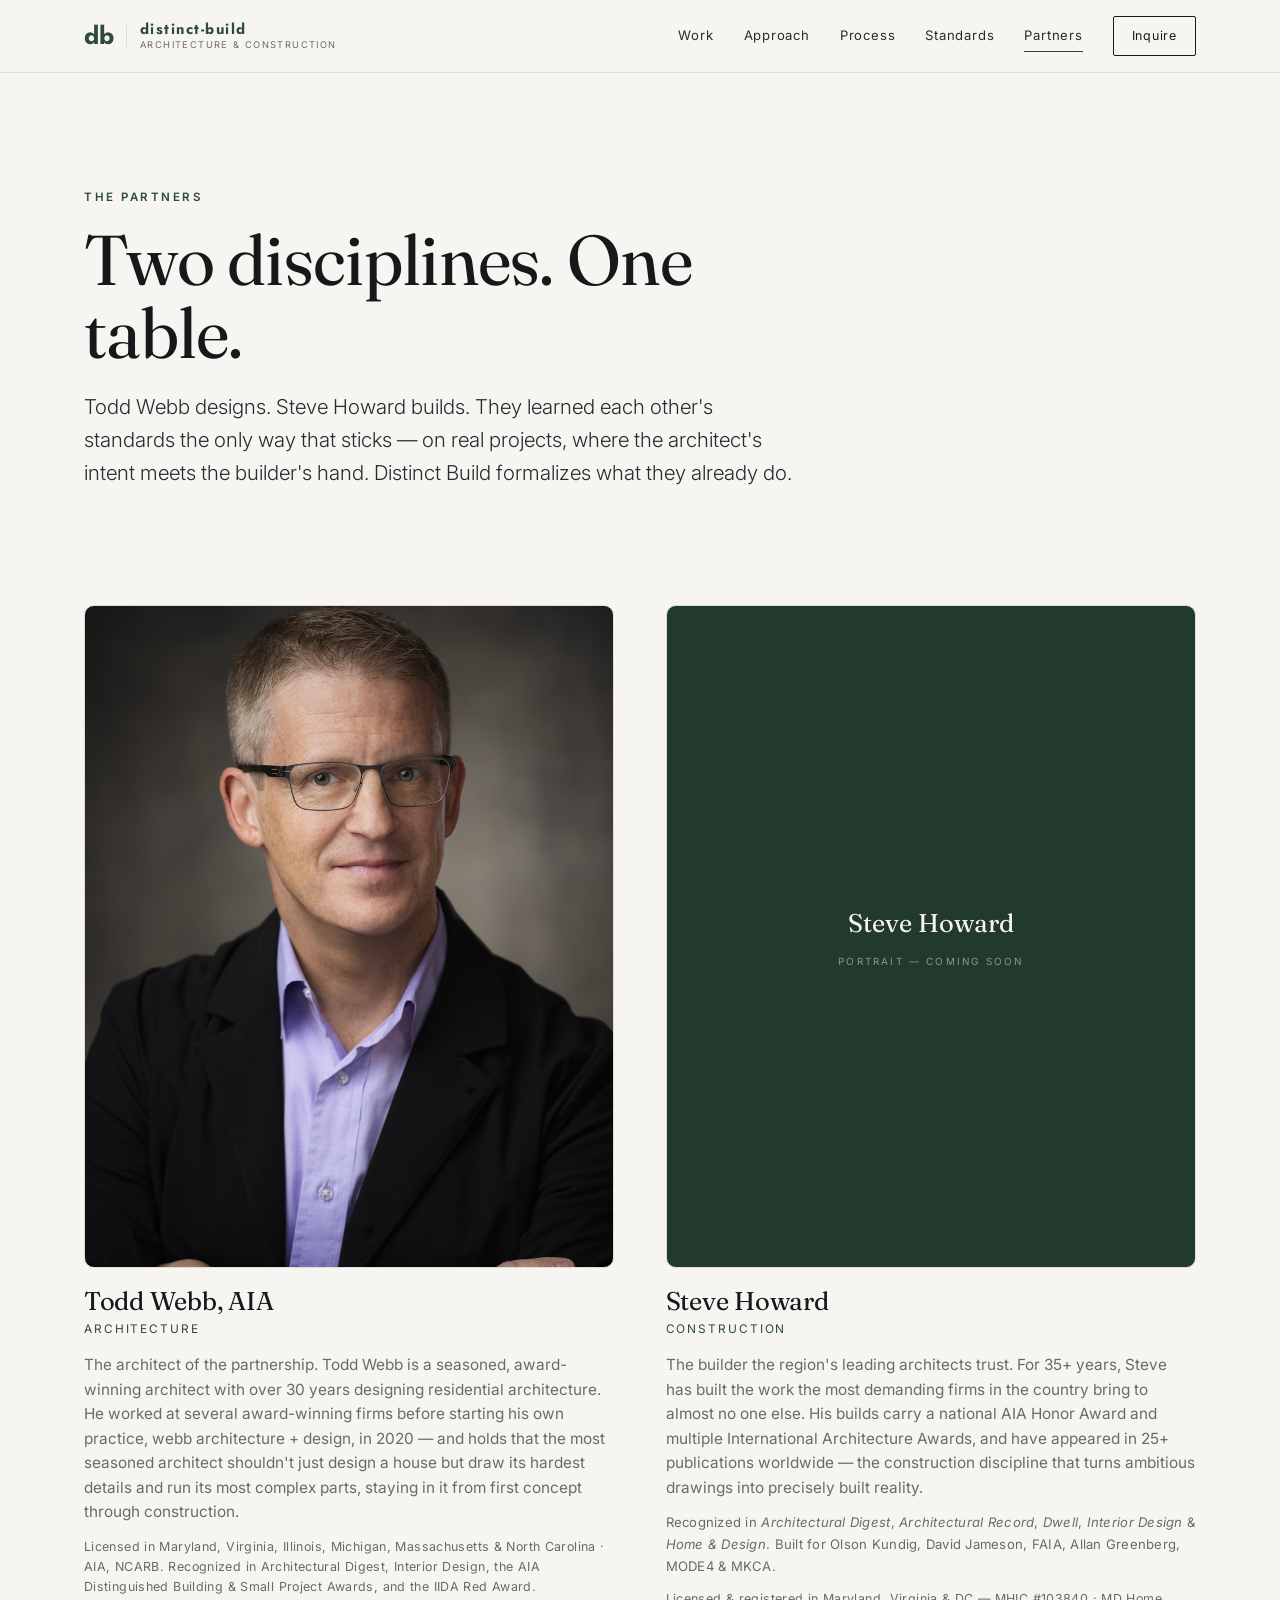
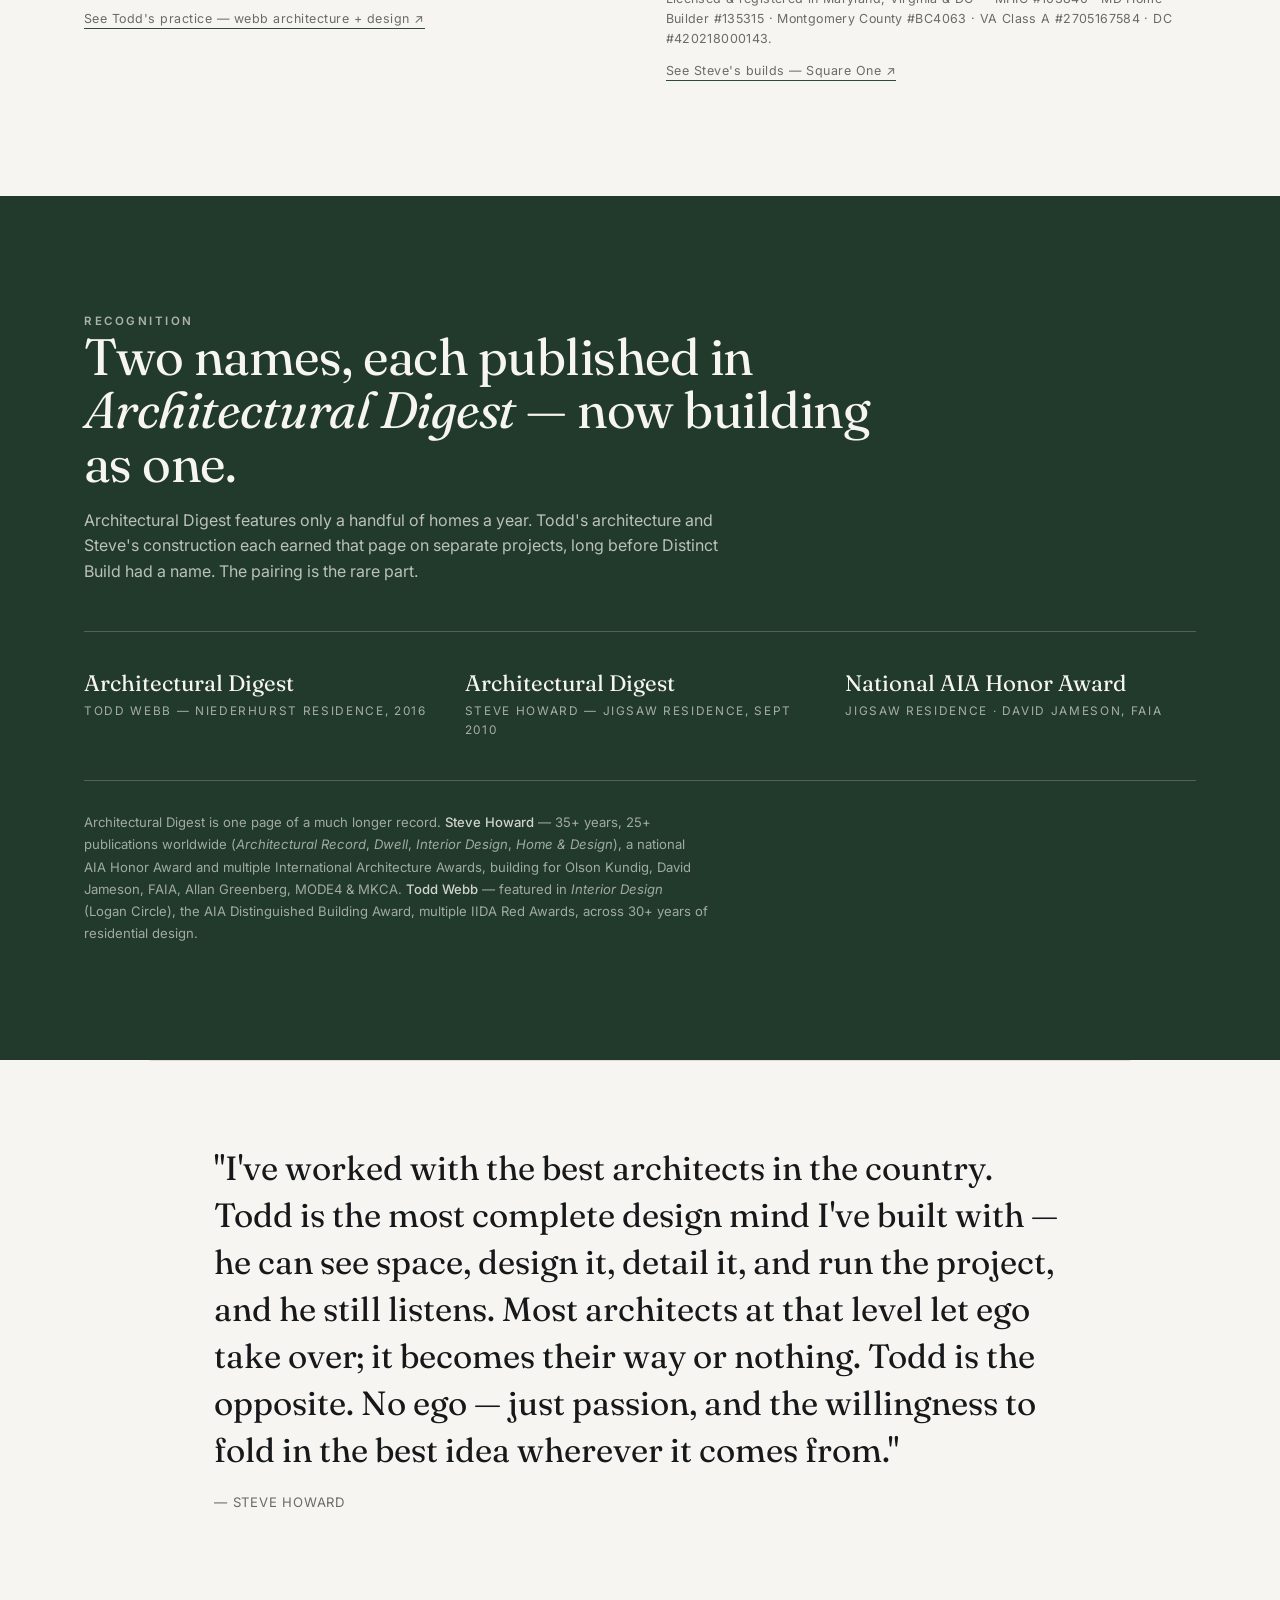
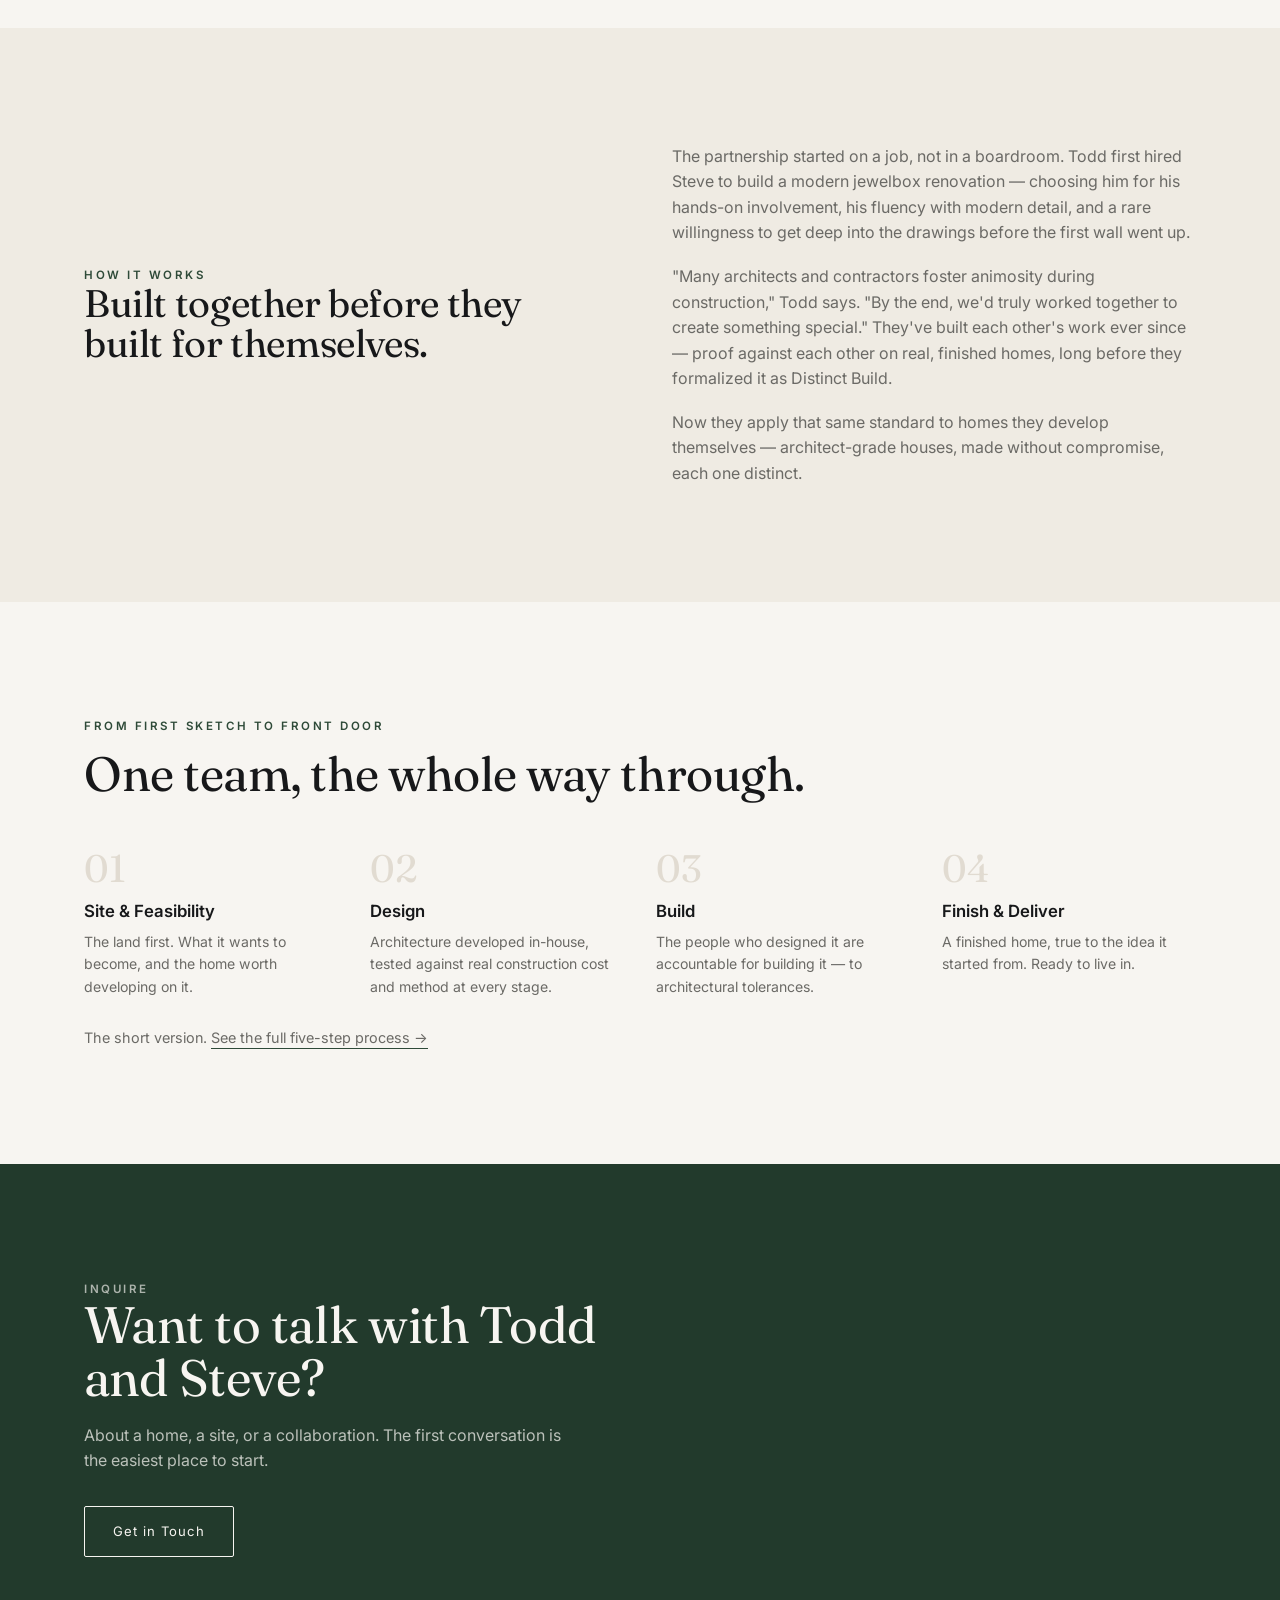
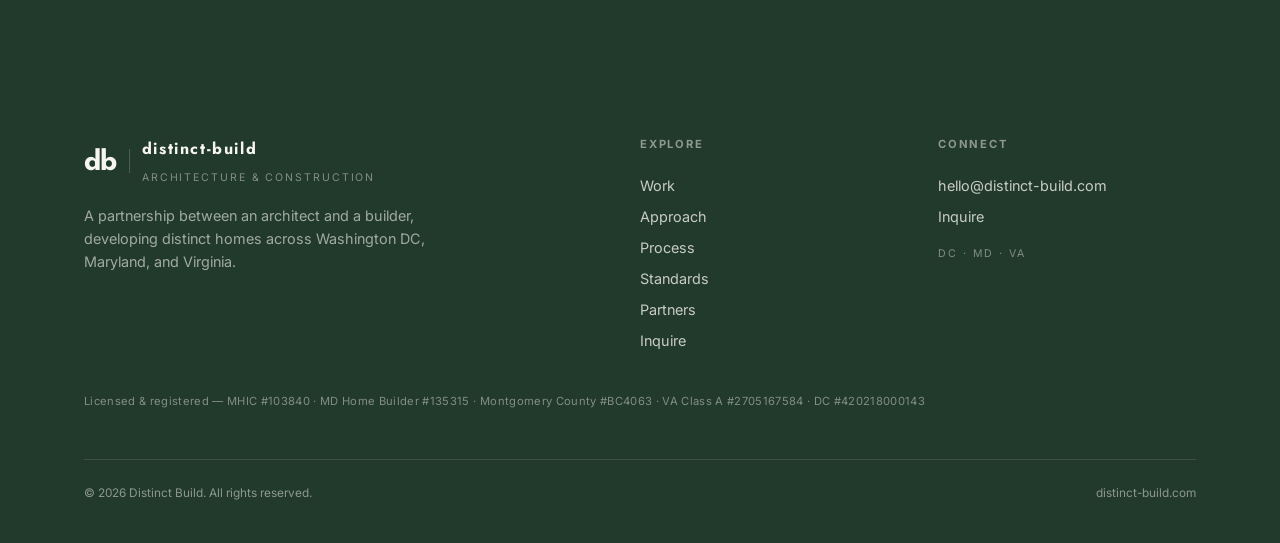
<file: partners.html>
<!DOCTYPE html>
<html lang="en">
<head>
<meta charset="UTF-8">
<meta name="viewport" content="width=device-width, initial-scale=1">
<title>Partners — Distinct Build | Todd Webb &amp; Steve Howard</title>
<meta name="description" content="Distinct Build pairs architect Todd Webb, AIA and builder Steve Howard — each independently published in Architectural Digest, now designing and building as one.">
<link rel="canonical" href="https://distinct-build.com/partners.html">
<link rel="icon" type="image/svg+xml" href="favicon.svg">
<link rel="apple-touch-icon" href="apple-touch-icon.png">
<link rel="stylesheet" href="style.css">
</head>
<body>

<header class="nav">
  <div class="nav-in">
    <a class="brand" href="index.html"><span class="db">db</span><span class="brand-words"><span class="mark">distinct-build</span><span class="tag">Architecture &amp; Construction</span></span></a>
    <button class="menu-btn" aria-label="Menu" onclick="document.getElementById('nav').classList.toggle('open')">☰</button>
    <nav class="nav-links" id="nav">
      <a href="work.html">Work</a>
      <a href="approach.html">Approach</a>
      <a href="process.html">Process</a>
      <a href="building-standards.html">Standards</a>
      <a href="partners.html" class="active">Partners</a>
      <a href="contact.html" class="nav-cta">Inquire</a>
    </nav>
  </div>
</header>

<section style="padding-bottom:0">
  <div class="wrap">
    <p class="kicker">The Partners</p>
    <h1 class="serif" style="font-size:clamp(2.4rem,5.5vw,4.4rem);max-width:16ch;margin-top:16px">Two disciplines. One table.</h1>
    <p class="lead" style="max-width:60ch;margin-top:22px">Todd Webb designs. Steve Howard builds. They learned each other's standards the only way that sticks — on real projects, where the architect's intent meets the builder's hand. Distinct Build formalizes what they already do.</p>
  </div>
</section>

<!-- PEOPLE -->
<section>
  <div class="wrap">
    <div class="people">
      <div class="person">
        <div class="media filled" style="aspect-ratio:4/5;background-image:url('img/people/todd-webb.jpg')"></div>
        <h3 class="serif">Todd Webb, AIA</h3>
        <div class="role">Architecture</div>
        <p>The architect of the partnership. Todd Webb is a seasoned, award-winning architect with over 30 years designing residential architecture. He worked at several award-winning firms before starting his own practice, webb architecture + design, in 2020 — and holds that the most seasoned architect shouldn't just design a house but draw its hardest details and run its most complex parts, staying in it from first concept through construction.</p>
        <p class="muted" style="margin-top:12px;font-size:.78rem;letter-spacing:.03em">Licensed in Maryland, Virginia, Illinois, Michigan, Massachusetts &amp; North Carolina · AIA, NCARB. Recognized in Architectural Digest, Interior Design, the AIA Distinguished Building &amp; Small Project Awards, and the IIDA Red Award.</p>
        <p style="margin-top:12px;font-size:.78rem;letter-spacing:.04em"><a href="https://www.webb-a.com" target="_blank" rel="noopener" style="border-bottom:1px solid var(--accent);padding-bottom:2px">See Todd's practice — webb architecture + design ↗</a></p>
      </div>
      <div class="person">
        <div class="media filled" style="aspect-ratio:4/5;background:var(--forest);display:flex;flex-direction:column;align-items:center;justify-content:center;text-align:center;gap:10px;padding:24px">
          <span class="serif" style="color:var(--paper);font-size:1.6rem">Steve Howard</span>
          <span style="color:rgba(247,245,241,.5);font-size:.62rem;letter-spacing:.22em;text-transform:uppercase">Portrait — coming soon</span>
        </div>
        <h3 class="serif">Steve Howard</h3>
        <div class="role">Construction</div>
        <p>The builder the region's leading architects trust. For 35+ years, Steve has built the work the most demanding firms in the country bring to almost no one else. His builds carry a national AIA Honor Award and multiple International Architecture Awards, and have appeared in 25+ publications worldwide — the construction discipline that turns ambitious drawings into precisely built reality.</p>
        <p class="muted" style="margin-top:12px;font-size:.82rem;letter-spacing:.02em;line-height:1.65">Recognized in <em>Architectural Digest</em>, <em>Architectural Record</em>, <em>Dwell</em>, <em>Interior Design</em> &amp; <em>Home &amp; Design</em>. Built for Olson Kundig, David Jameson, FAIA, Allan Greenberg, MODE4 &amp; MKCA.</p>
        <p class="muted" style="margin-top:12px;font-size:.78rem;letter-spacing:.03em">Licensed &amp; registered in Maryland, Virginia &amp; DC — MHIC #103840 · MD Home Builder #135315 · Montgomery County #BC4063 · VA Class A #2705167584 · DC #420218000143.</p>
        <p style="margin-top:12px;font-size:.78rem;letter-spacing:.04em"><a href="https://sq1built.com" target="_blank" rel="noopener" style="border-bottom:1px solid var(--accent);padding-bottom:2px">See Steve's builds — Square One ↗</a></p>
      </div>
    </div>
  </div>
</section>

<!-- RECOGNITION -->
<section class="band">
  <div class="wrap">
    <p class="kicker">Recognition</p>
    <h2 class="serif" style="max-width:24ch">Two names, each published in <em>Architectural Digest</em> — now building as one.</h2>
    <p style="margin-top:18px;max-width:64ch">Architectural Digest features only a handful of homes a year. Todd's architecture and Steve's construction each earned that page on separate projects, long before Distinct Build had a name. The pairing is the rare part.</p>
    <div class="stats" style="border-color:rgba(247,245,241,.22);margin-top:46px">
      <div class="stat">
        <div class="num serif" style="font-size:1.4rem;color:var(--paper)">Architectural Digest</div>
        <div class="lab" style="color:rgba(247,245,241,.62)">Todd Webb — Niederhurst Residence, 2016</div>
      </div>
      <div class="stat">
        <div class="num serif" style="font-size:1.4rem;color:var(--paper)">Architectural Digest</div>
        <div class="lab" style="color:rgba(247,245,241,.62)">Steve Howard — Jigsaw Residence, Sept 2010</div>
      </div>
      <div class="stat">
        <div class="num serif" style="font-size:1.4rem;color:var(--paper)">National AIA Honor Award</div>
        <div class="lab" style="color:rgba(247,245,241,.62)">Jigsaw Residence · David Jameson, FAIA</div>
      </div>
    </div>
    <p style="margin-top:30px;font-size:.82rem;color:rgba(247,245,241,.6);max-width:78ch;line-height:1.7">Architectural Digest is one page of a much longer record. <strong style="color:rgba(247,245,241,.82);font-weight:500">Steve Howard</strong> — 35+ years, 25+ publications worldwide (<em>Architectural Record</em>, <em>Dwell</em>, <em>Interior Design</em>, <em>Home &amp; Design</em>), a national AIA Honor Award and multiple International Architecture Awards, building for Olson Kundig, David Jameson, FAIA, Allan Greenberg, MODE4 &amp; MKCA. <strong style="color:rgba(247,245,241,.82);font-weight:500">Todd Webb</strong> — featured in <em>Interior Design</em> (Logan Circle), the AIA Distinguished Building Award, multiple IIDA Red Awards, across 30+ years of residential design.</p>
  </div>
</section>

<!-- STEVE ON TODD -->
<section style="padding-top:0">
  <div class="wrap" style="max-width:980px;border-top:1px solid var(--line);padding-top:clamp(48px,7vw,84px)">
    <p class="serif" style="font-size:clamp(1.4rem,2.8vw,2.1rem);line-height:1.4">"I've worked with the best architects in the country. Todd is the most complete design mind I've built with — he can see space, design it, detail it, and run the project, and he still listens. Most architects at that level let ego take over; it becomes their way or nothing. Todd is the opposite. No ego — just passion, and the willingness to fold in the best idea wherever it comes from."</p>
    <p class="muted" style="margin-top:18px;font-size:.82rem;letter-spacing:.06em;text-transform:uppercase">— Steve Howard</p>
  </div>
</section>

<!-- HOW THEY WORK -->
<section style="background:var(--paper-2)">
  <div class="wrap two-col">
    <div>
      <p class="kicker">How It Works</p>
      <h2 class="serif" style="font-size:clamp(1.7rem,3.2vw,2.4rem)">Built together before they built for themselves.</h2>
    </div>
    <div class="stack">
      <p class="muted">The partnership started on a job, not in a boardroom. Todd first hired Steve to build a modern jewelbox renovation — choosing him for his hands-on involvement, his fluency with modern detail, and a rare willingness to get deep into the drawings before the first wall went up.</p>
      <p class="muted">"Many architects and contractors foster animosity during construction," Todd says. "By the end, we'd truly worked together to create something special." They've built each other's work ever since — proof against each other on real, finished homes, long before they formalized it as Distinct Build.</p>
      <p class="muted">Now they apply that same standard to homes they develop themselves — architect-grade houses, made without compromise, each one distinct.</p>
    </div>
  </div>
</section>

<!-- PROCESS -->
<section>
  <div class="wrap">
    <p class="kicker">From First Sketch to Front Door</p>
    <h2 class="serif" style="font-size:clamp(1.9rem,3.9vw,3rem);margin:14px 0 50px">One team, the whole way through.</h2>
    <div class="steps">
      <div class="step"><div class="n">01</div><h4>Site &amp; Feasibility</h4><p>The land first. What it wants to become, and the home worth developing on it.</p></div>
      <div class="step"><div class="n">02</div><h4>Design</h4><p>Architecture developed in-house, tested against real construction cost and method at every stage.</p></div>
      <div class="step"><div class="n">03</div><h4>Build</h4><p>The people who designed it are accountable for building it — to architectural tolerances.</p></div>
      <div class="step"><div class="n">04</div><h4>Finish &amp; Deliver</h4><p>A finished home, true to the idea it started from. Ready to live in.</p></div>
    </div>
    <p class="muted" style="margin-top:28px;font-size:.9rem">The short version. <a href="process.html" style="border-bottom:1px solid var(--accent);padding-bottom:2px">See the full five-step process →</a></p>
  </div>
</section>

<section class="band">
  <div class="wrap">
    <p class="kicker">Inquire</p>
    <h2 class="serif">Want to talk with Todd and Steve?</h2>
    <p style="margin:18px 0 32px">About a home, a site, or a collaboration. The first conversation is the easiest place to start.</p>
    <a href="contact.html" class="btn btn-light">Get in Touch</a>
  </div>
</section>

<footer class="foot">
  <div class="wrap">
    <div class="foot-grid">
      <div>
        <div class="foot-brand"><span class="db">db</span><div><div class="mark">distinct-build</div><div class="tag">Architecture &amp; Construction</div></div></div>
        <p style="margin-top:18px;max-width:38ch;color:rgba(247,245,241,.6);font-size:.9rem">A partnership between an architect and a builder, developing distinct homes across Washington DC, Maryland, and Virginia.</p>
      </div>
      <div><h5>Explore</h5>
        <a href="work.html">Work</a><a href="approach.html">Approach</a><a href="process.html">Process</a><a href="building-standards.html">Standards</a><a href="partners.html">Partners</a><a href="contact.html">Inquire</a>
      </div>
      <div><h5>Connect</h5>
        <a href="mailto:hello@distinct-build.com">hello@distinct-build.com</a>
        <a href="contact.html">Inquire</a>
        <span class="tag" style="margin-top:14px;display:block">DC · MD · VA</span>
      </div>
    </div>
    <p style="margin-top:36px;font-size:.7rem;letter-spacing:.03em;color:rgba(247,245,241,.45);line-height:1.7">Licensed &amp; registered — MHIC #103840 · MD Home Builder #135315 · Montgomery County #BC4063 · VA Class A #2705167584 · DC #420218000143</p>
    <div class="foot-bottom"><span>© 2026 Distinct Build. All rights reserved.</span><span>distinct-build.com</span></div>
  </div>
</footer>

</body>
</html>
</file>
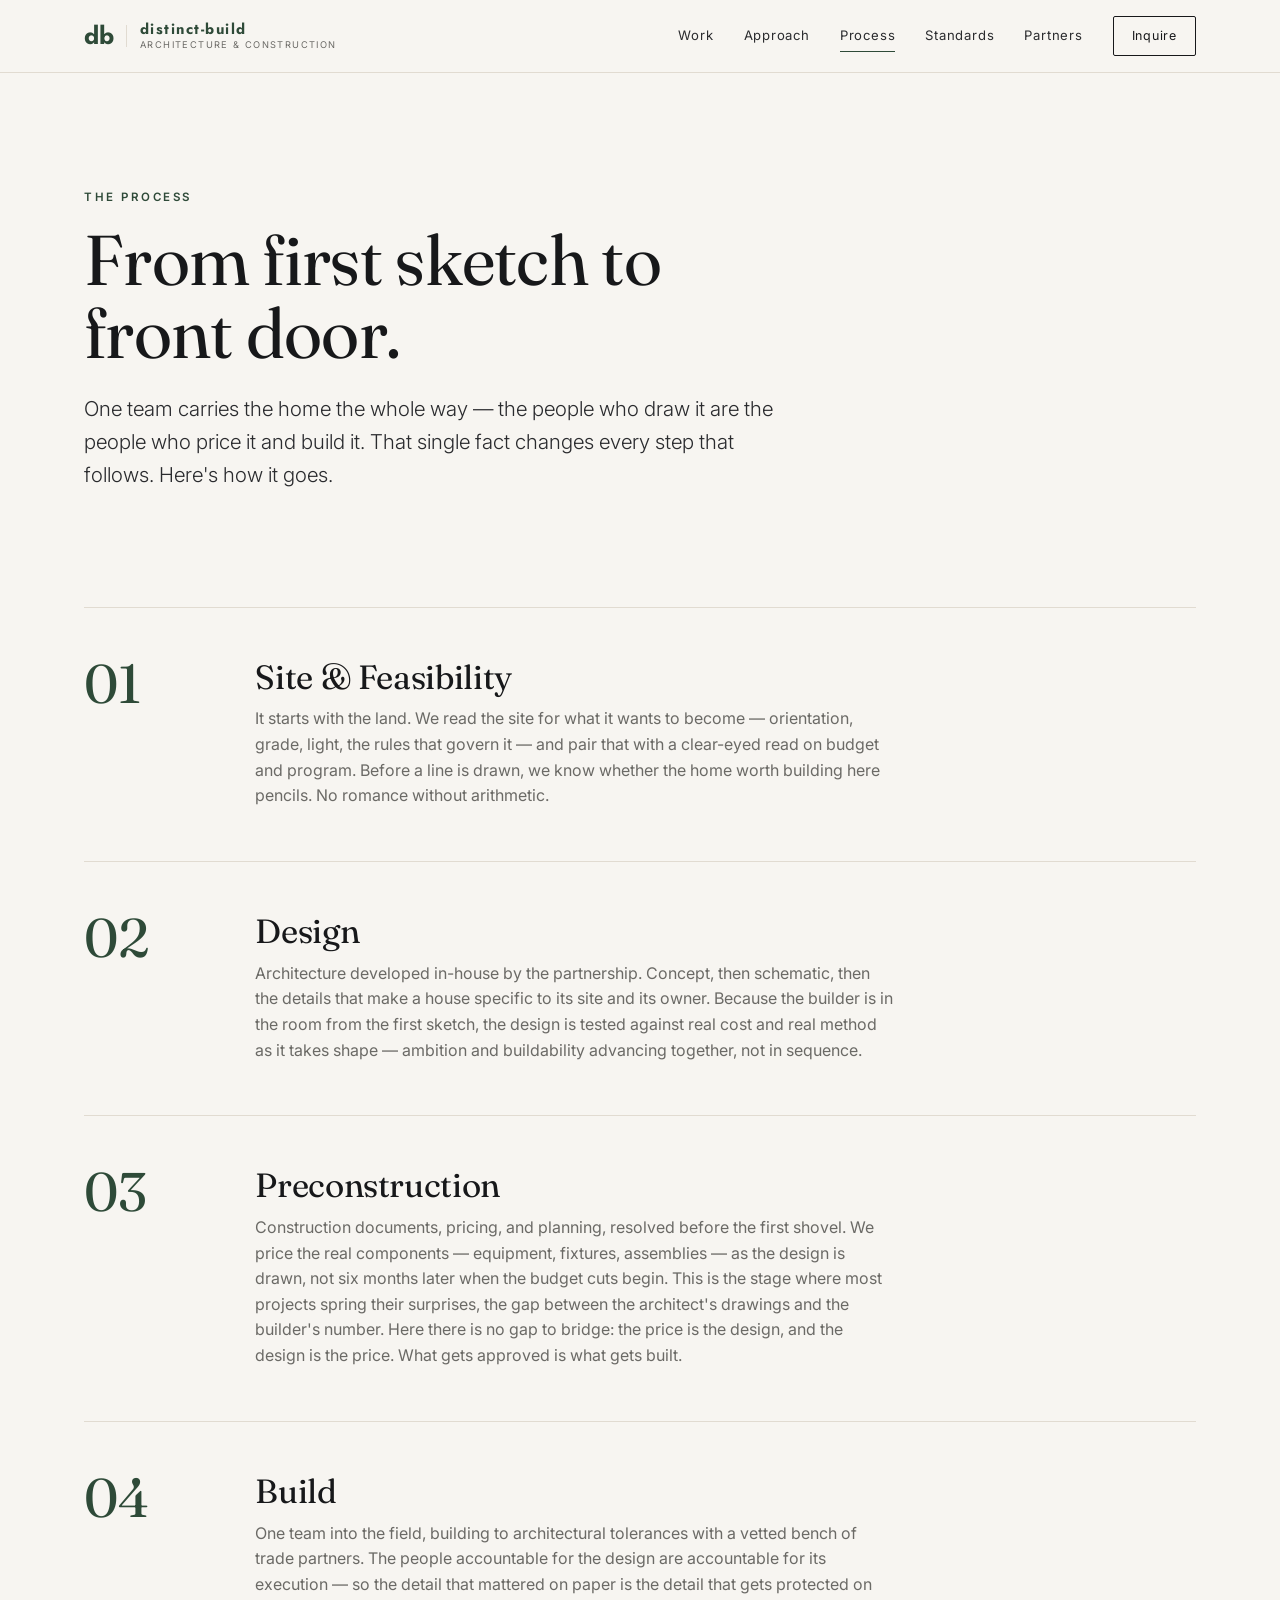
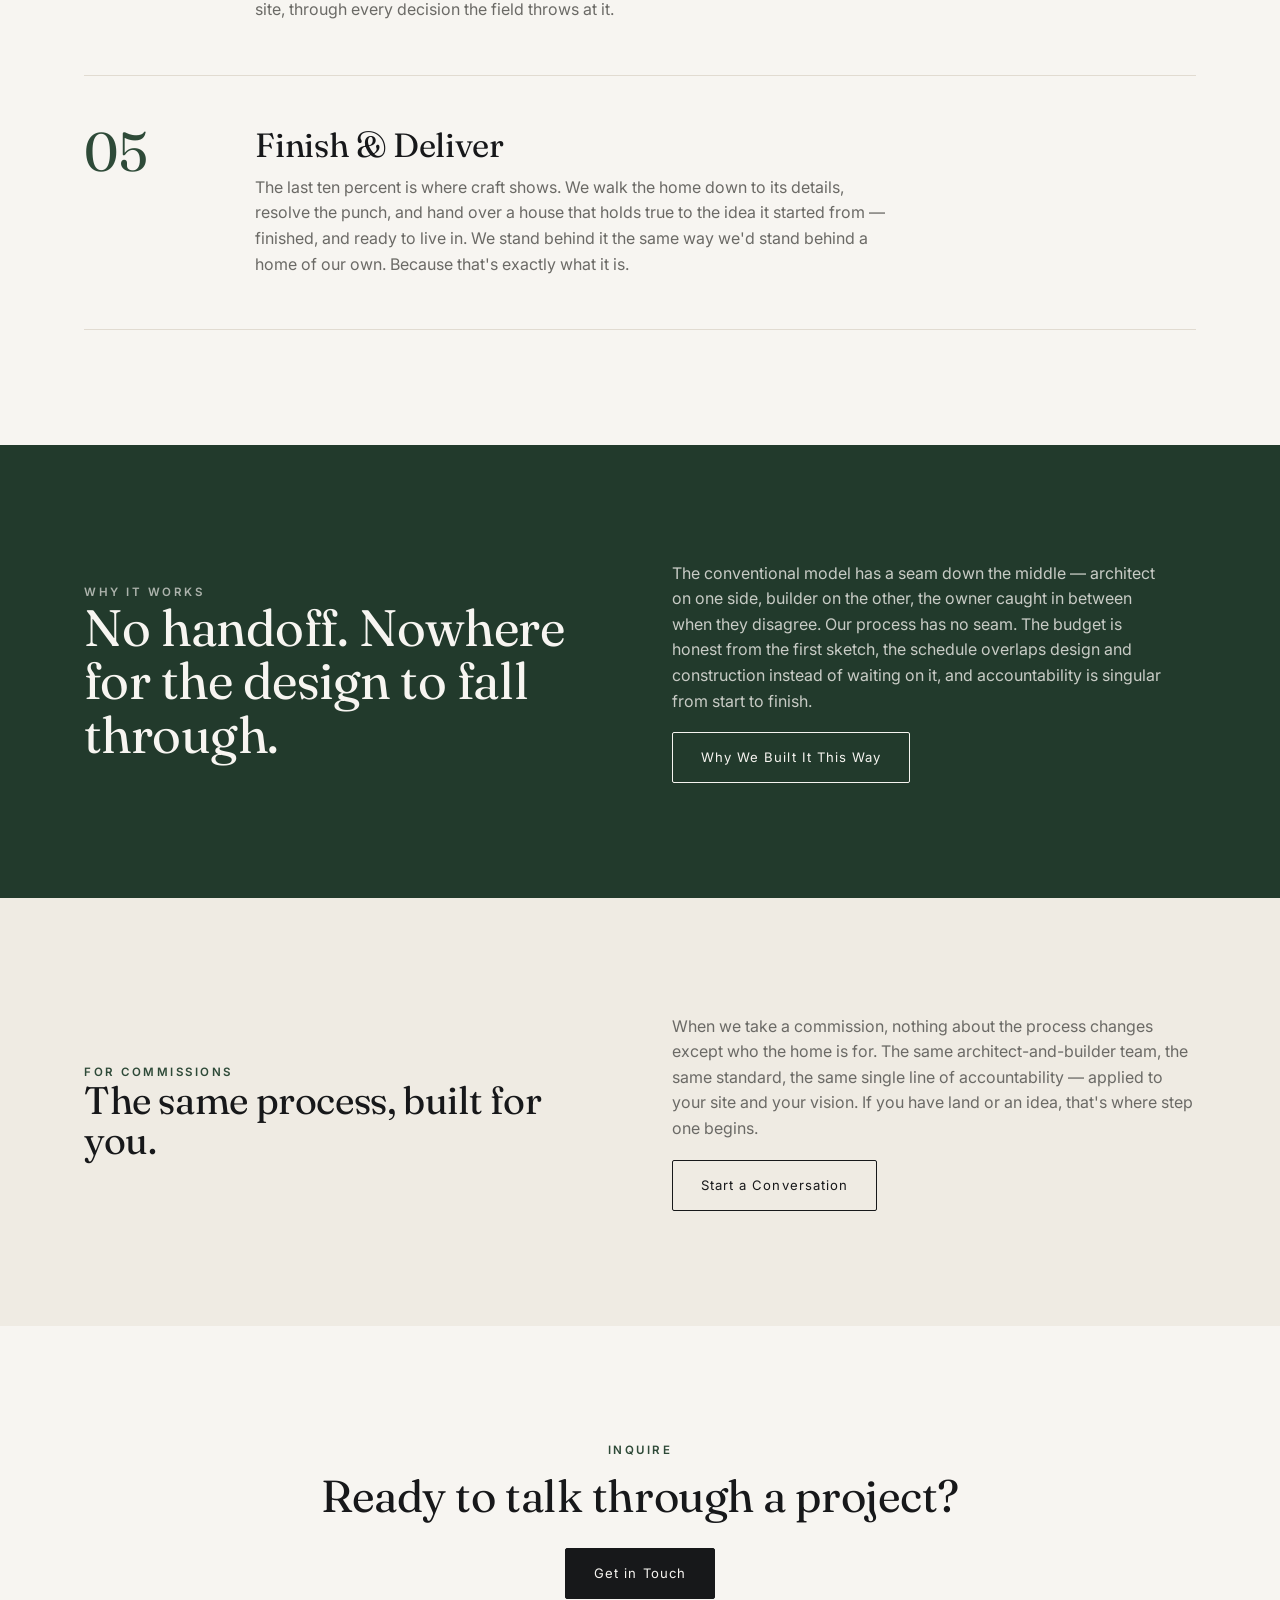
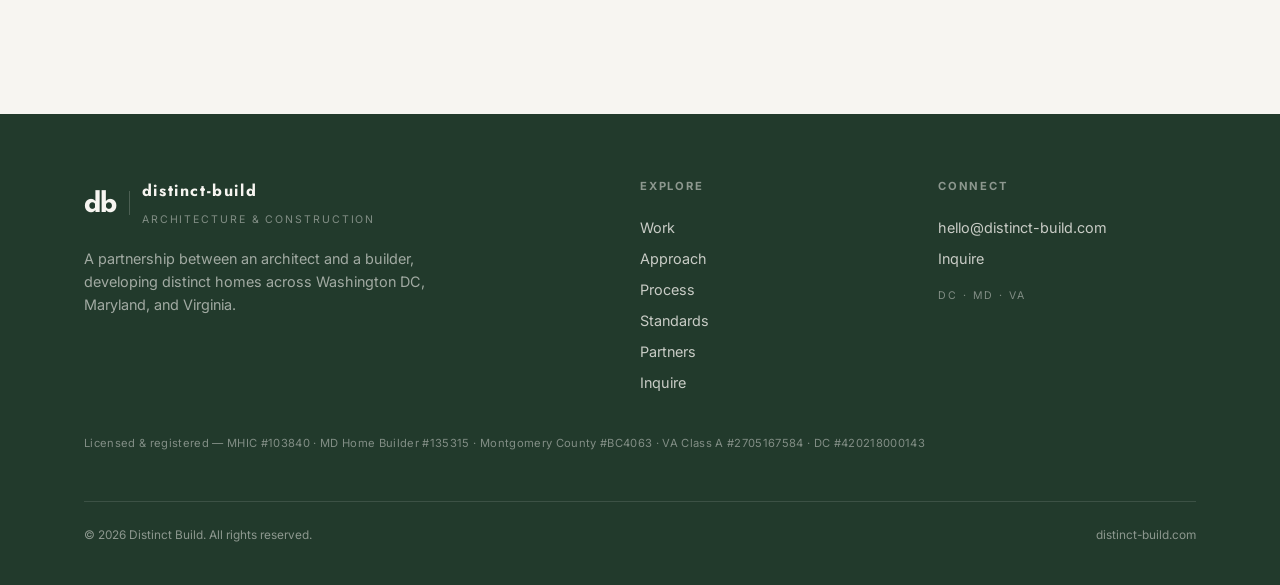
<file: process.html>
<!DOCTYPE html>
<html lang="en">
<head>
<meta charset="UTF-8">
<meta name="viewport" content="width=device-width, initial-scale=1">
<title>Process — Distinct Build | From first sketch to front door</title>
<meta name="description" content="How Distinct Build works: one architect-and-builder team carrying a home from site and design through construction to delivery — priced as it's drawn, built without compromise.">
<link rel="canonical" href="https://distinct-build.com/process.html">
<link rel="icon" type="image/svg+xml" href="favicon.svg">
<link rel="apple-touch-icon" href="apple-touch-icon.png">
<link rel="stylesheet" href="style.css">
</head>
<body>

<header class="nav">
  <div class="nav-in">
    <a class="brand" href="index.html"><span class="db">db</span><span class="brand-words"><span class="mark">distinct-build</span><span class="tag">Architecture &amp; Construction</span></span></a>
    <button class="menu-btn" aria-label="Menu" onclick="document.getElementById('nav').classList.toggle('open')">☰</button>
    <nav class="nav-links" id="nav">
      <a href="work.html">Work</a>
      <a href="approach.html">Approach</a>
      <a href="process.html" class="active">Process</a>
      <a href="building-standards.html">Standards</a>
      <a href="partners.html">Partners</a>
      <a href="contact.html" class="nav-cta">Inquire</a>
    </nav>
  </div>
</header>

<!-- HEAD -->
<section style="padding-bottom:0">
  <div class="wrap">
    <p class="kicker">The Process</p>
    <h1 class="serif" style="font-size:clamp(2.4rem,5.5vw,4.4rem);max-width:16ch;margin-top:16px">From first sketch to front door.</h1>
    <p class="lead" style="max-width:60ch;margin-top:24px">One team carries the home the whole way — the people who draw it are the people who price it and build it. That single fact changes every step that follows. Here's how it goes.</p>
  </div>
</section>

<!-- PHASES -->
<section>
  <div class="wrap">
    <div class="phase">
      <div class="phase-n">01</div>
      <div class="phase-body">
        <h2 class="serif">Site &amp; Feasibility</h2>
        <p class="muted">It starts with the land. We read the site for what it wants to become — orientation, grade, light, the rules that govern it — and pair that with a clear-eyed read on budget and program. Before a line is drawn, we know whether the home worth building here pencils. No romance without arithmetic.</p>
      </div>
    </div>

    <div class="phase">
      <div class="phase-n">02</div>
      <div class="phase-body">
        <h2 class="serif">Design</h2>
        <p class="muted">Architecture developed in-house by the partnership. Concept, then schematic, then the details that make a house specific to its site and its owner. Because the builder is in the room from the first sketch, the design is tested against real cost and real method as it takes shape — ambition and buildability advancing together, not in sequence.</p>
      </div>
    </div>

    <div class="phase">
      <div class="phase-n">03</div>
      <div class="phase-body">
        <h2 class="serif">Preconstruction</h2>
        <p class="muted">Construction documents, pricing, and planning, resolved before the first shovel. We price the real components — equipment, fixtures, assemblies — as the design is drawn, not six months later when the budget cuts begin. This is the stage where most projects spring their surprises, the gap between the architect's drawings and the builder's number. Here there is no gap to bridge: the price is the design, and the design is the price. What gets approved is what gets built.</p>
      </div>
    </div>

    <div class="phase">
      <div class="phase-n">04</div>
      <div class="phase-body">
        <h2 class="serif">Build</h2>
        <p class="muted">One team into the field, building to architectural tolerances with a vetted bench of trade partners. The people accountable for the design are accountable for its execution — so the detail that mattered on paper is the detail that gets protected on site, through every decision the field throws at it.</p>
      </div>
    </div>

    <div class="phase">
      <div class="phase-n">05</div>
      <div class="phase-body">
        <h2 class="serif">Finish &amp; Deliver</h2>
        <p class="muted">The last ten percent is where craft shows. We walk the home down to its details, resolve the punch, and hand over a house that holds true to the idea it started from — finished, and ready to live in. We stand behind it the same way we'd stand behind a home of our own. Because that's exactly what it is.</p>
      </div>
    </div>
  </div>
</section>

<!-- WHY ONE TEAM -->
<section class="band">
  <div class="wrap two-col">
    <div>
      <p class="kicker">Why It Works</p>
      <h2 class="serif">No handoff. Nowhere for the design to fall through.</h2>
    </div>
    <div class="stack">
      <p style="color:rgba(247,245,241,.78)">The conventional model has a seam down the middle — architect on one side, builder on the other, the owner caught in between when they disagree. Our process has no seam. The budget is honest from the first sketch, the schedule overlaps design and construction instead of waiting on it, and accountability is singular from start to finish.</p>
      <p><a href="approach.html" class="btn btn-light">Why We Built It This Way</a></p>
    </div>
  </div>
</section>

<!-- SAME PROCESS, YOUR HOME -->
<section style="background:var(--paper-2)">
  <div class="wrap two-col">
    <div>
      <p class="kicker">For Commissions</p>
      <h2 class="serif" style="font-size:clamp(1.7rem,3.2vw,2.4rem)">The same process, built for you.</h2>
    </div>
    <div class="stack">
      <p class="muted">When we take a commission, nothing about the process changes except who the home is for. The same architect-and-builder team, the same standard, the same single line of accountability — applied to your site and your vision. If you have land or an idea, that's where step one begins.</p>
      <p><a href="contact.html" class="btn btn-ghost">Start a Conversation</a></p>
    </div>
  </div>
</section>

<!-- CTA -->
<section>
  <div class="wrap" style="text-align:center">
    <p class="kicker">Inquire</p>
    <h2 class="serif" style="font-size:clamp(1.8rem,3.6vw,2.8rem);margin:14px 0 28px">Ready to talk through a project?</h2>
    <a href="contact.html" class="btn btn-dark">Get in Touch</a>
  </div>
</section>

<footer class="foot">
  <div class="wrap">
    <div class="foot-grid">
      <div>
        <div class="foot-brand"><span class="db">db</span><div><div class="mark">distinct-build</div><div class="tag">Architecture &amp; Construction</div></div></div>
        <p style="margin-top:18px;max-width:38ch;color:rgba(247,245,241,.6);font-size:.9rem">A partnership between an architect and a builder, developing distinct homes across Washington DC, Maryland, and Virginia.</p>
      </div>
      <div><h5>Explore</h5>
        <a href="work.html">Work</a><a href="approach.html">Approach</a><a href="process.html">Process</a><a href="building-standards.html">Standards</a><a href="partners.html">Partners</a><a href="contact.html">Inquire</a>
      </div>
      <div><h5>Connect</h5>
        <a href="mailto:hello@distinct-build.com">hello@distinct-build.com</a>
        <a href="contact.html">Inquire</a>
        <span class="tag" style="margin-top:14px;display:block">DC · MD · VA</span>
      </div>
    </div>
    <p style="margin-top:36px;font-size:.7rem;letter-spacing:.03em;color:rgba(247,245,241,.45);line-height:1.7">Licensed &amp; registered — MHIC #103840 · MD Home Builder #135315 · Montgomery County #BC4063 · VA Class A #2705167584 · DC #420218000143</p>
    <div class="foot-bottom"><span>© 2026 Distinct Build. All rights reserved.</span><span>distinct-build.com</span></div>
  </div>
</footer>

</body>
</html>
</file>
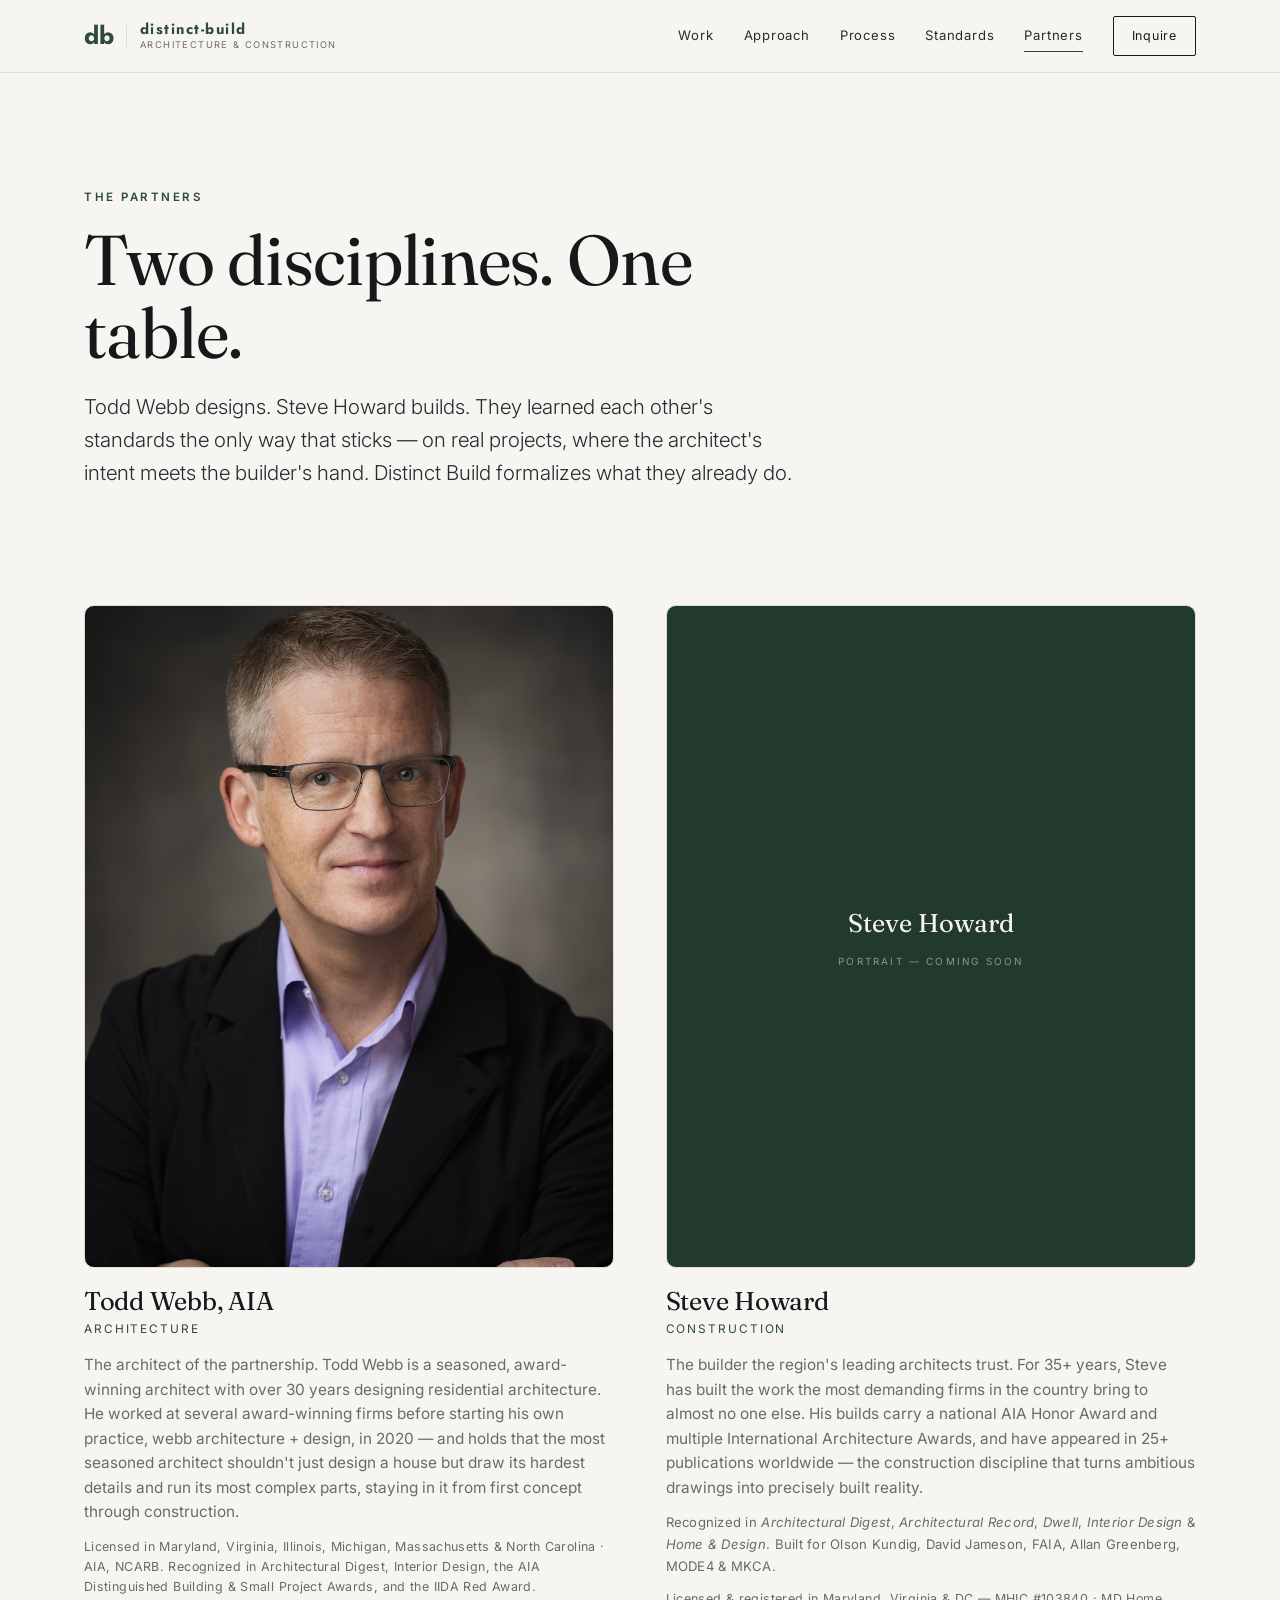
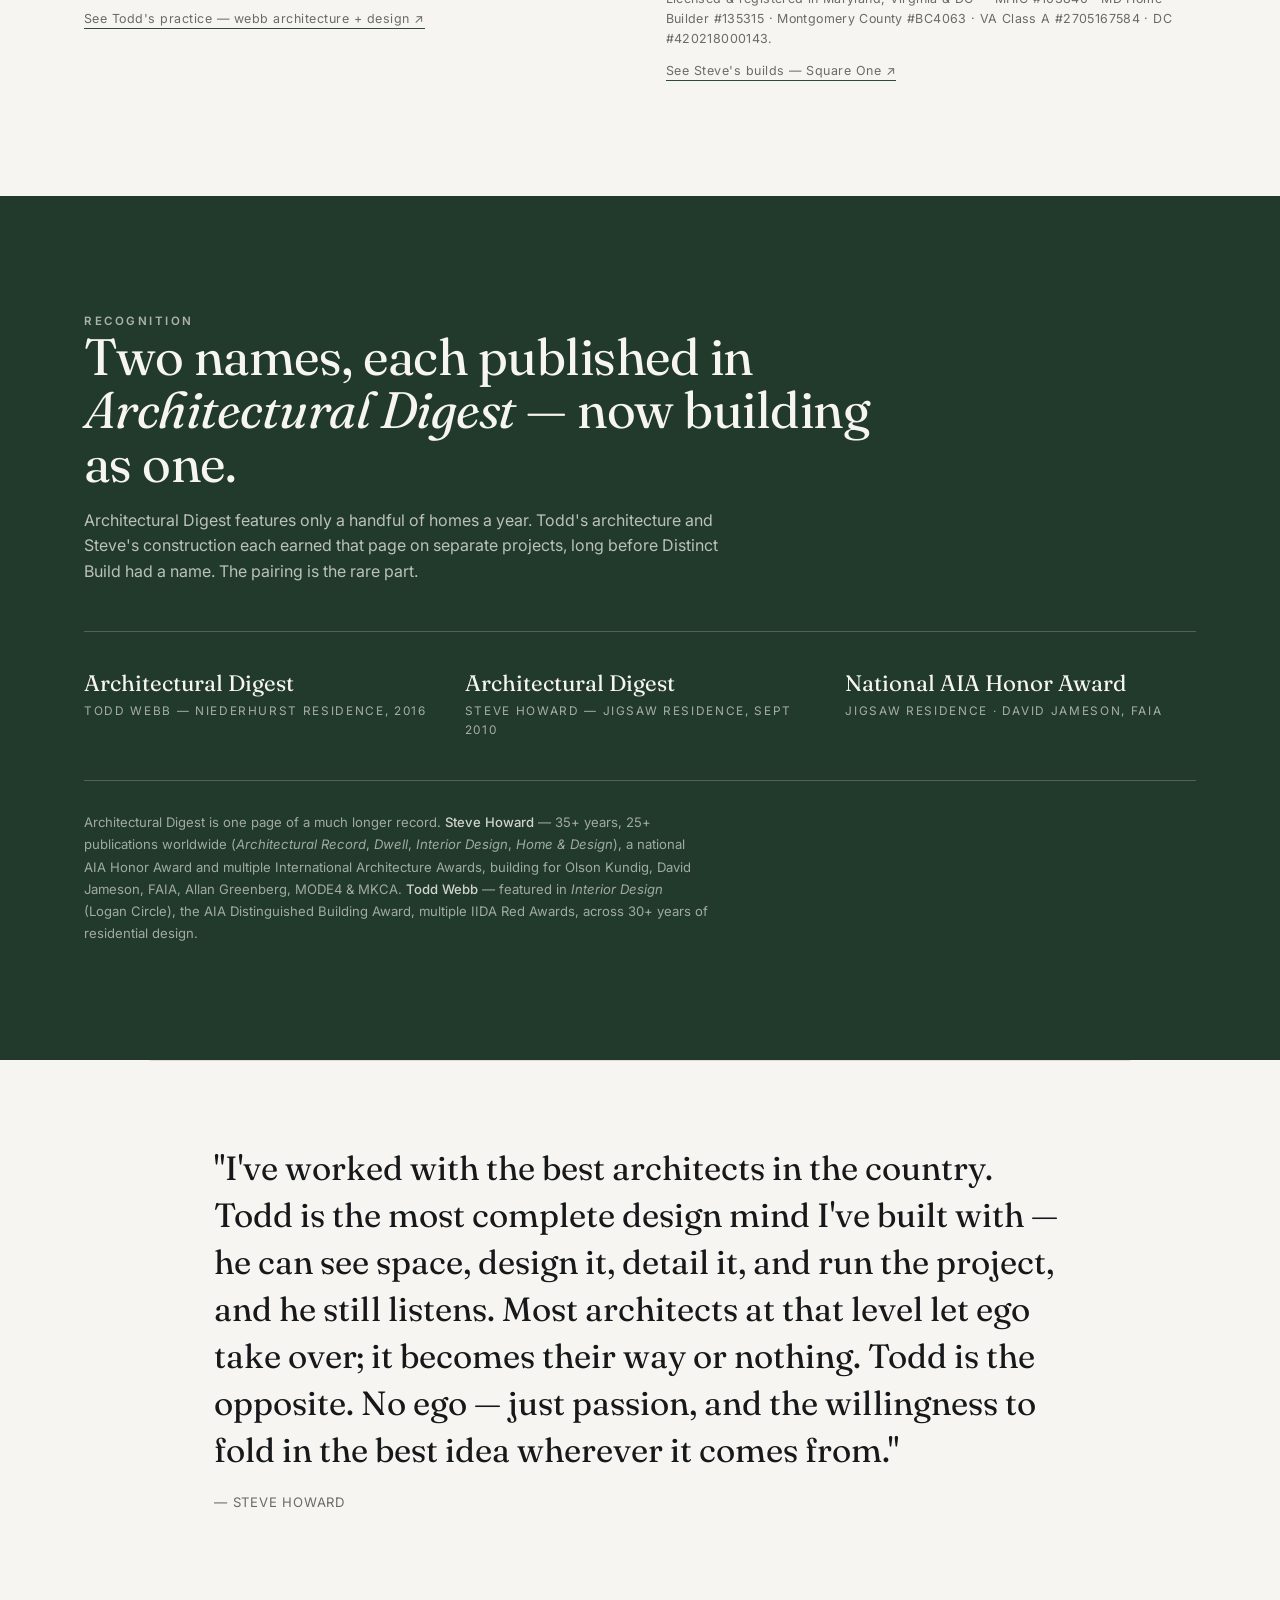
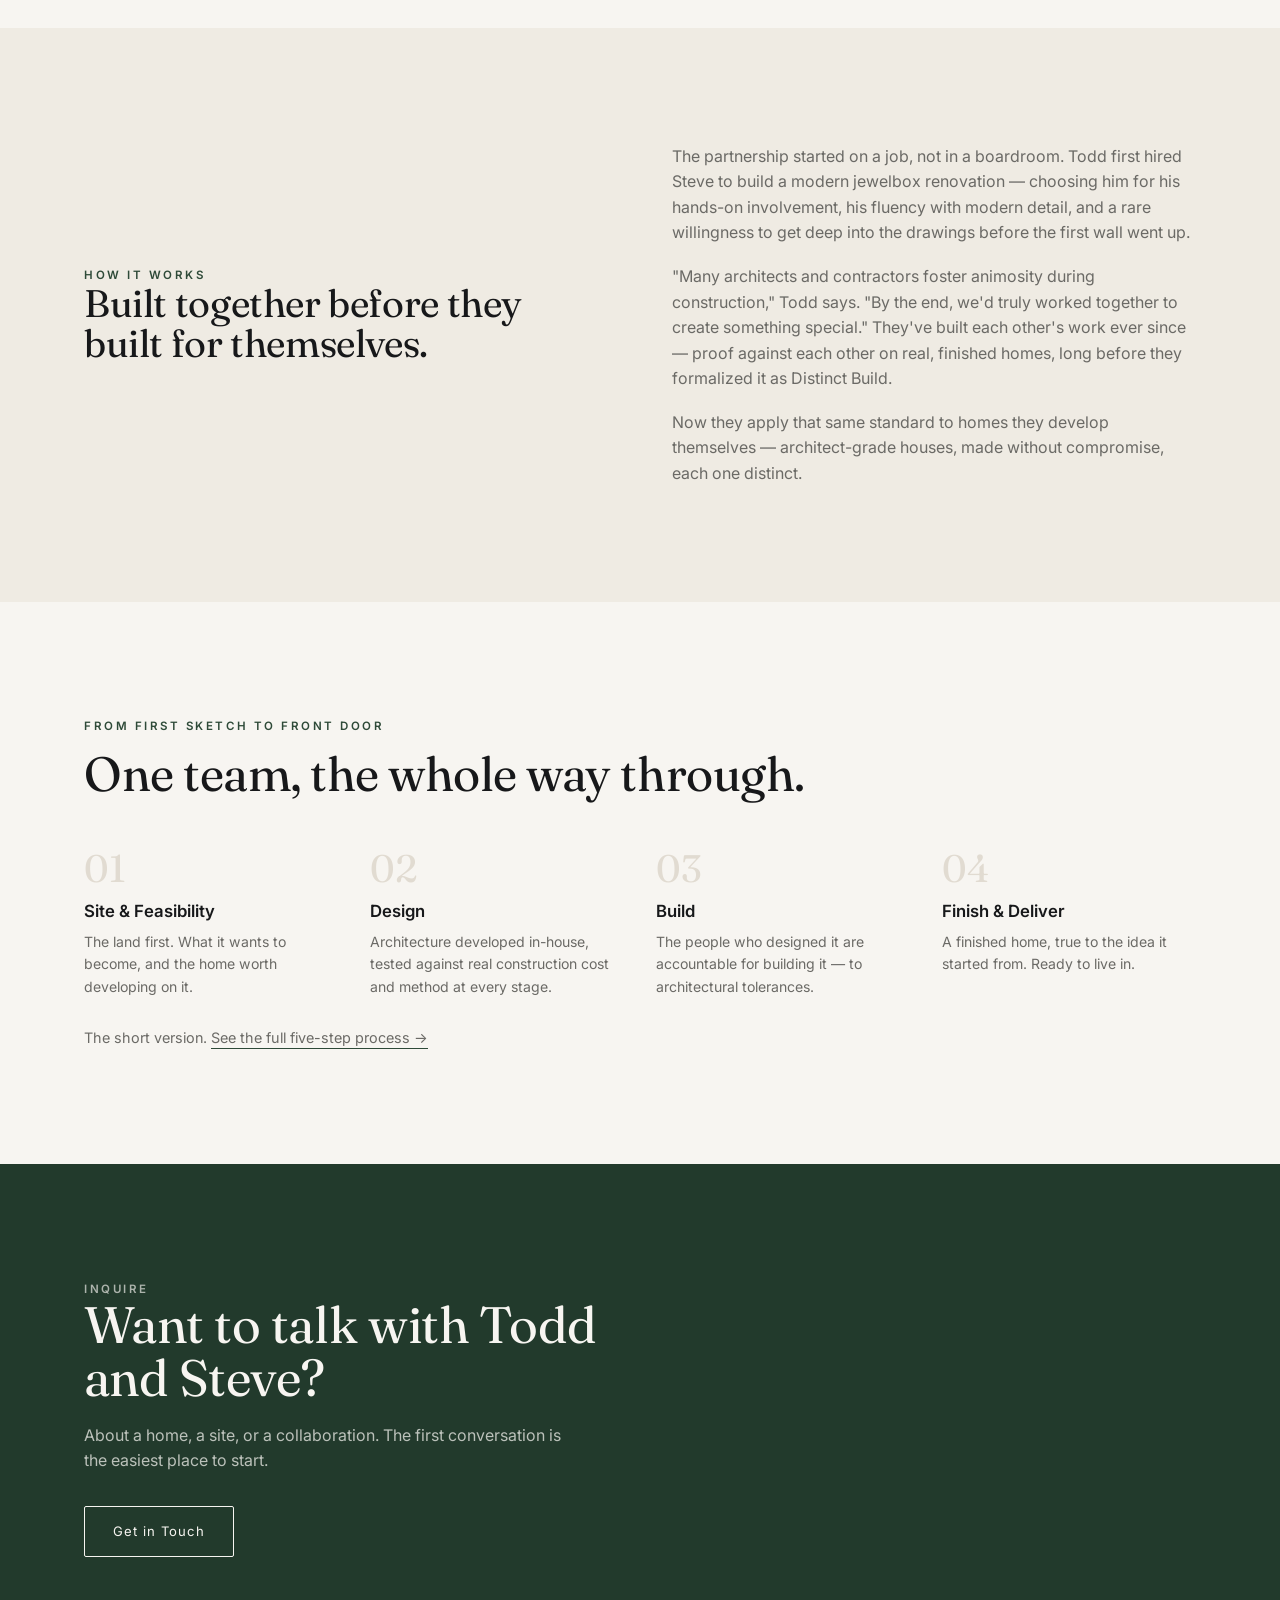
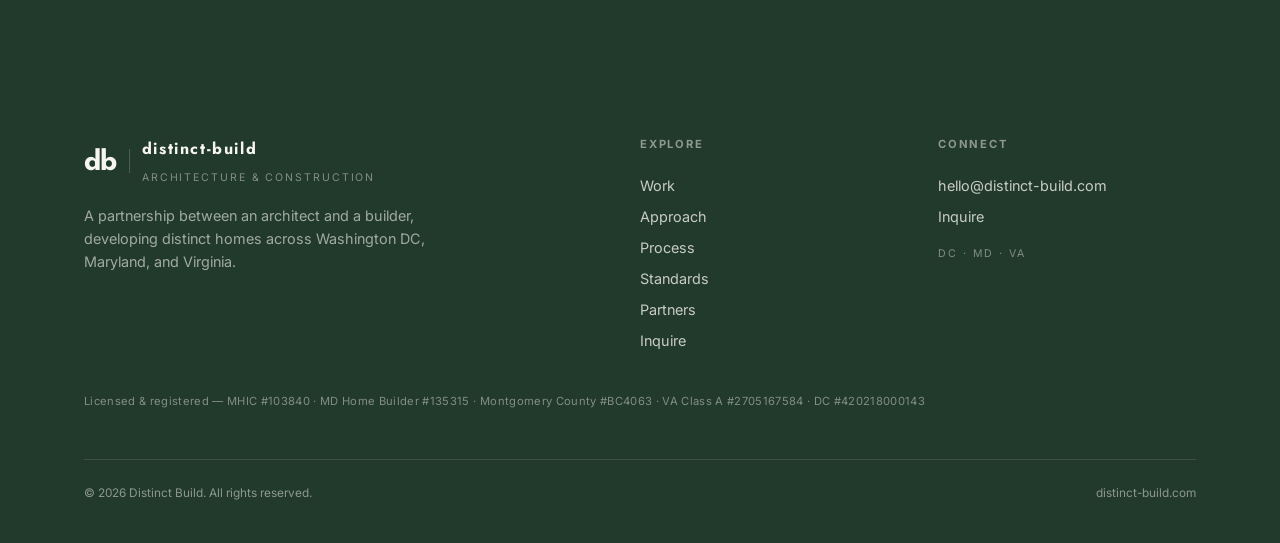
<file: services.html>
<!DOCTYPE html>
<html lang="en">
<head>
<meta charset="UTF-8">
<meta name="viewport" content="width=device-width, initial-scale=1">
<title>Distinct Build</title>
<meta name="robots" content="noindex">
<meta http-equiv="refresh" content="0; url=partners.html">
<link rel="canonical" href="https://distinct-build.com/partners.html">
<script>window.location.replace("partners.html");</script>
</head>
<body>
<p>Redirecting to <a href="partners.html">Partners</a>…</p>
</body>
</html>
</file>
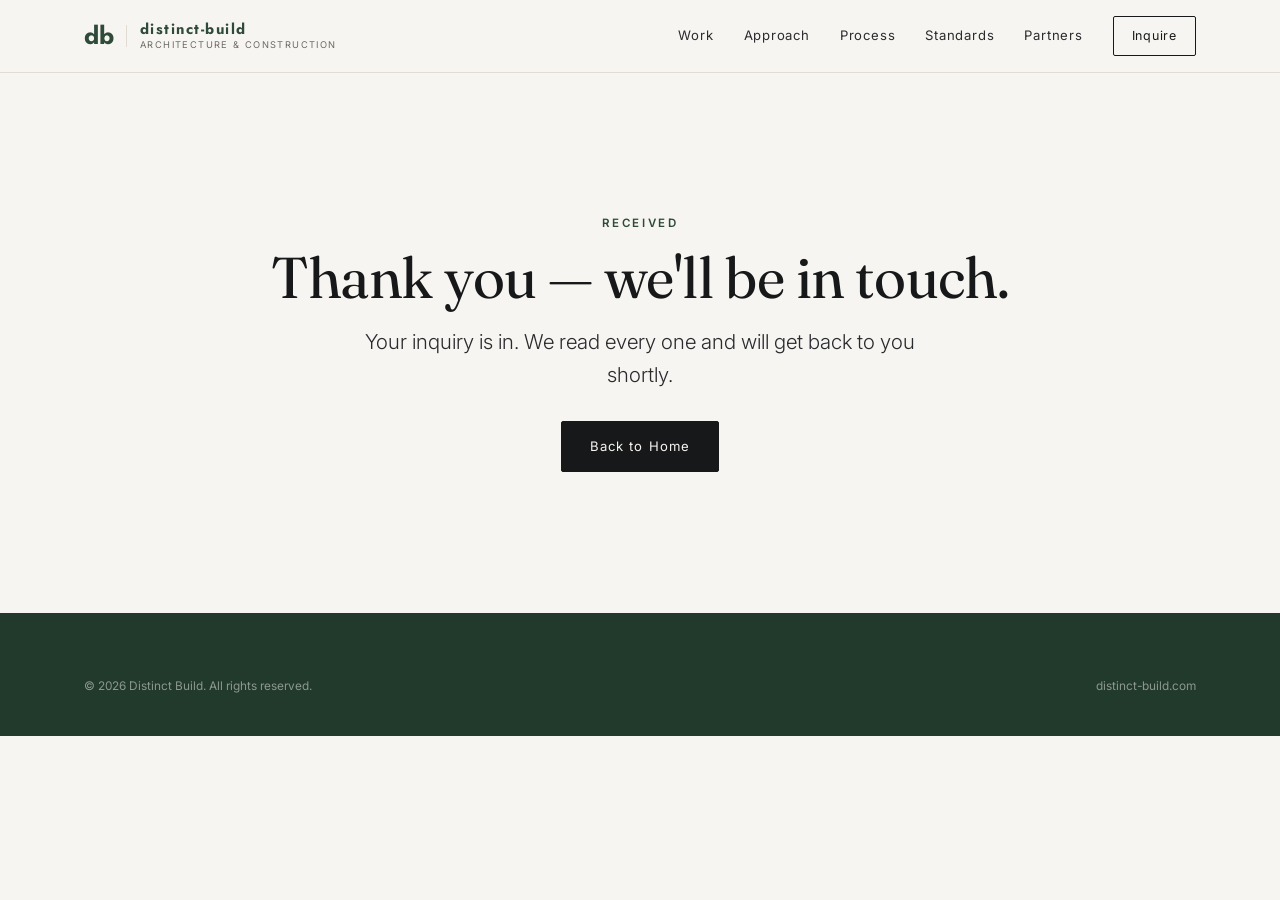
<file: thank-you.html>
<!DOCTYPE html>
<html lang="en">
<head>
<meta charset="UTF-8">
<meta name="viewport" content="width=device-width, initial-scale=1">
<title>Thank You — Distinct Build</title>
<meta name="robots" content="noindex">
<link rel="icon" type="image/svg+xml" href="favicon.svg">
<link rel="apple-touch-icon" href="apple-touch-icon.png">
<link rel="stylesheet" href="style.css">
</head>
<body>
<header class="nav">
  <div class="nav-in">
    <a class="brand" href="index.html"><span class="db">db</span><span class="brand-words"><span class="mark">distinct-build</span><span class="tag">Architecture &amp; Construction</span></span></a>
    <nav class="nav-links" id="nav">
      <a href="work.html">Work</a>
      <a href="approach.html">Approach</a>
      <a href="process.html">Process</a>
      <a href="building-standards.html">Standards</a>
      <a href="partners.html">Partners</a>
      <a href="contact.html" class="nav-cta">Inquire</a>
    </nav>
  </div>
</header>
<section style="min-height:60vh;display:flex;align-items:center">
  <div class="wrap" style="text-align:center">
    <p class="kicker">Received</p>
    <h1 class="serif" style="font-size:clamp(2.2rem,5vw,3.6rem);margin:16px 0 18px">Thank you — we'll be in touch.</h1>
    <p class="lead" style="max-width:46ch;margin:0 auto 30px">Your inquiry is in. We read every one and will get back to you shortly.</p>
    <a href="index.html" class="btn btn-dark">Back to Home</a>
  </div>
</section>
<footer class="foot">
  <div class="wrap">
    <div class="foot-bottom" style="border:0;margin:0;padding:0"><span>© 2026 Distinct Build. All rights reserved.</span><span>distinct-build.com</span></div>
  </div>
</footer>
</body>
</html>
</file>
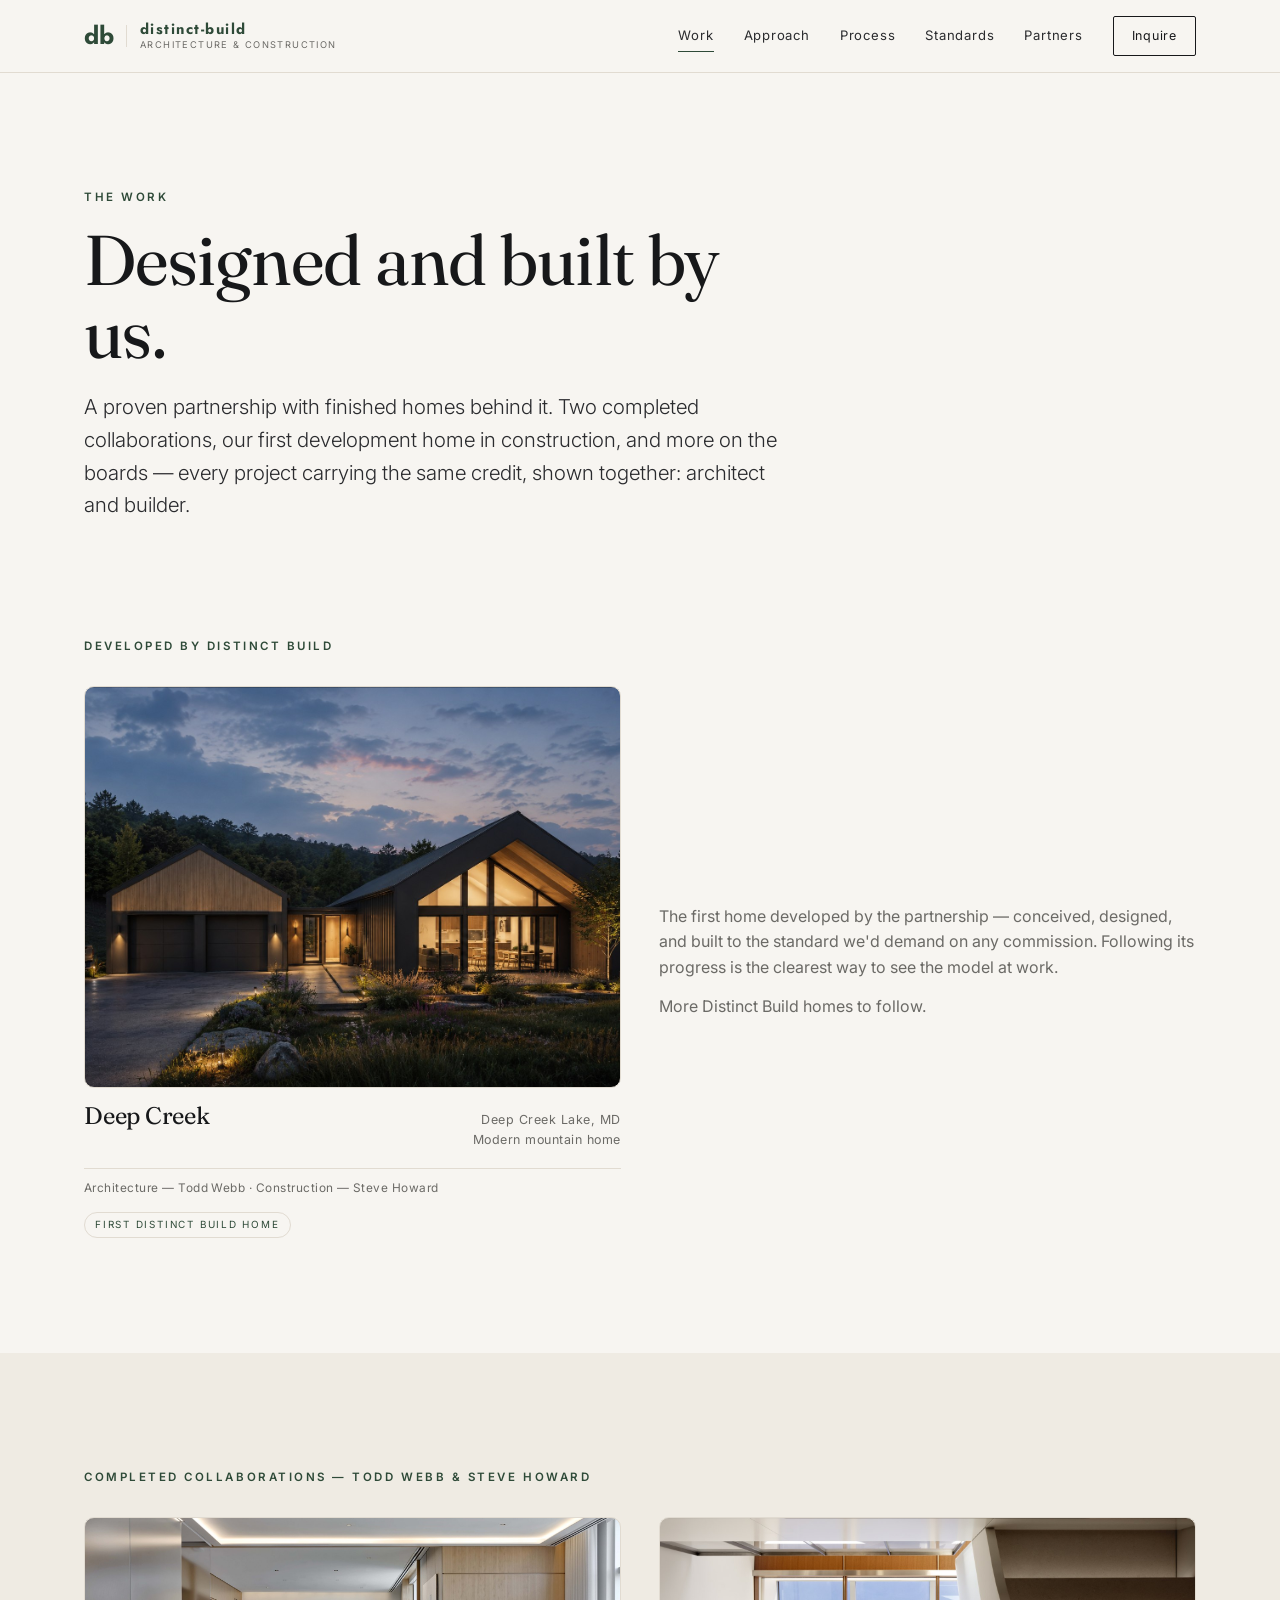
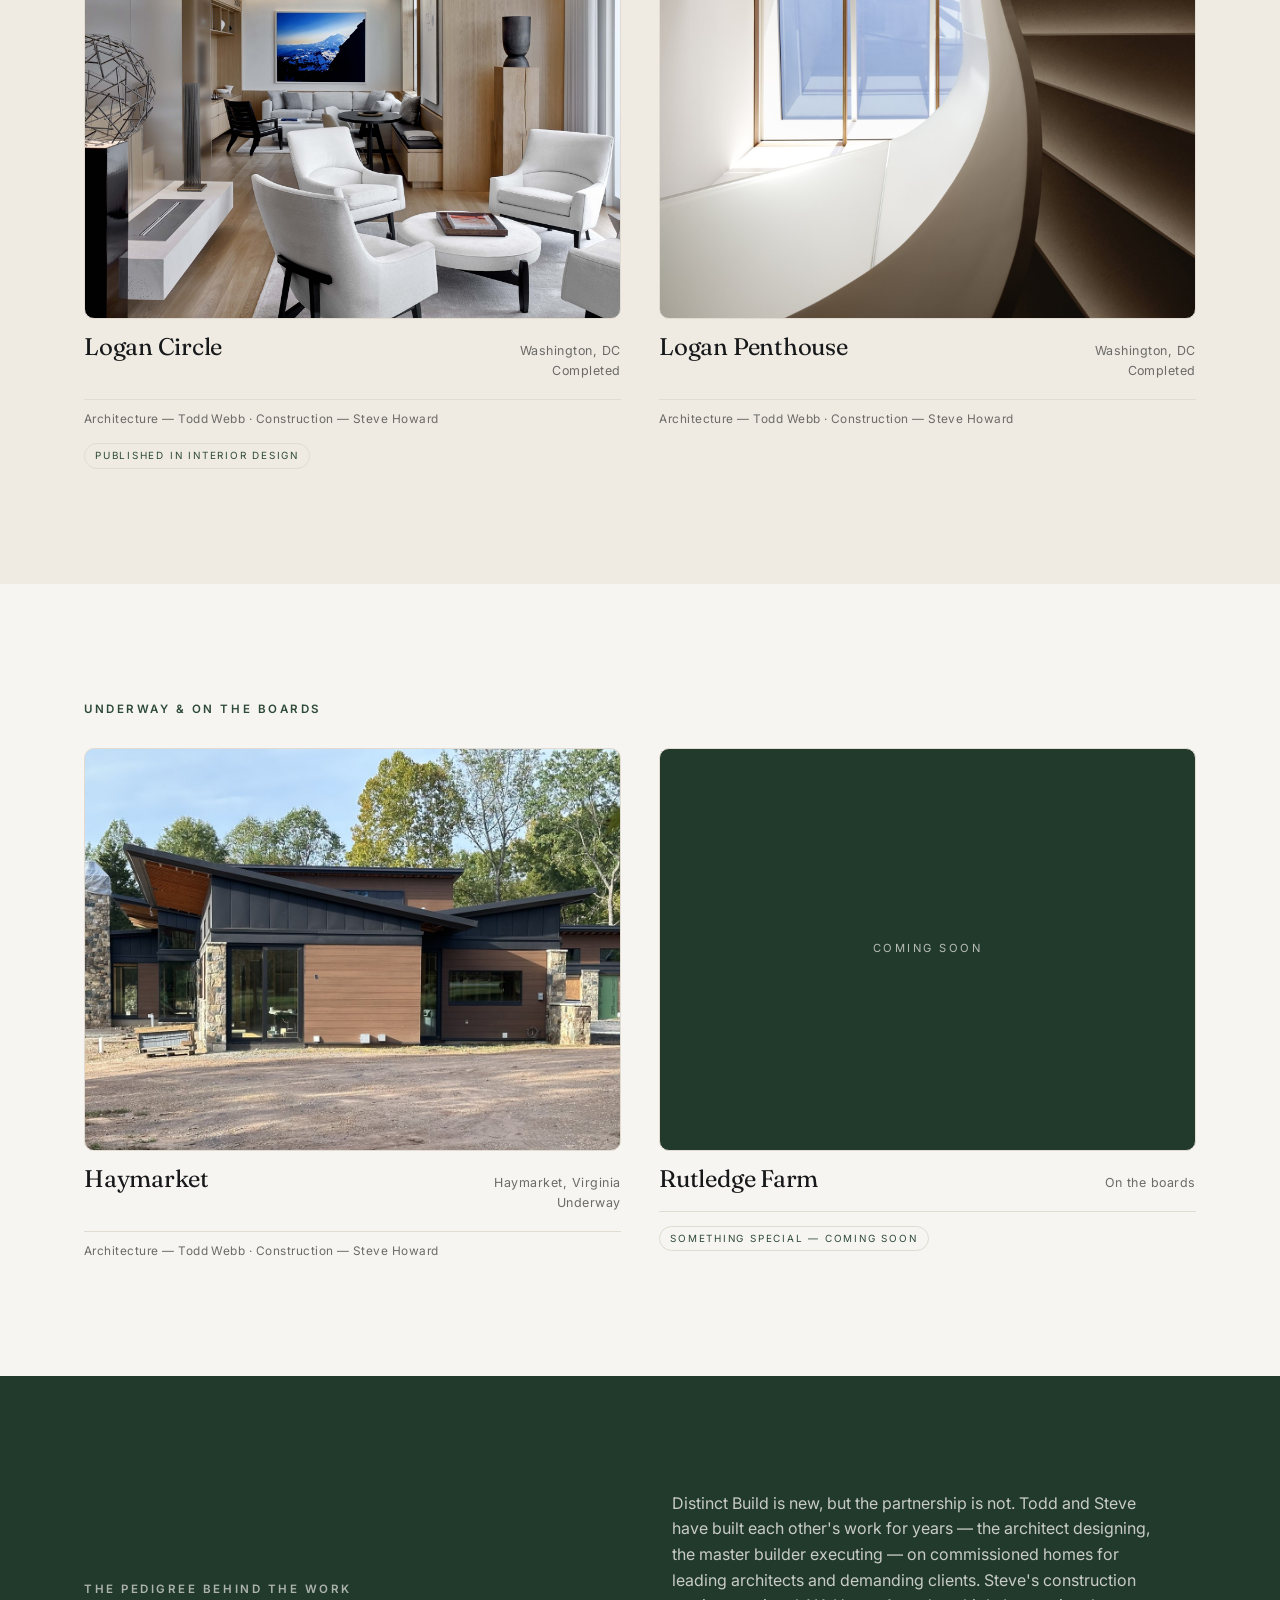
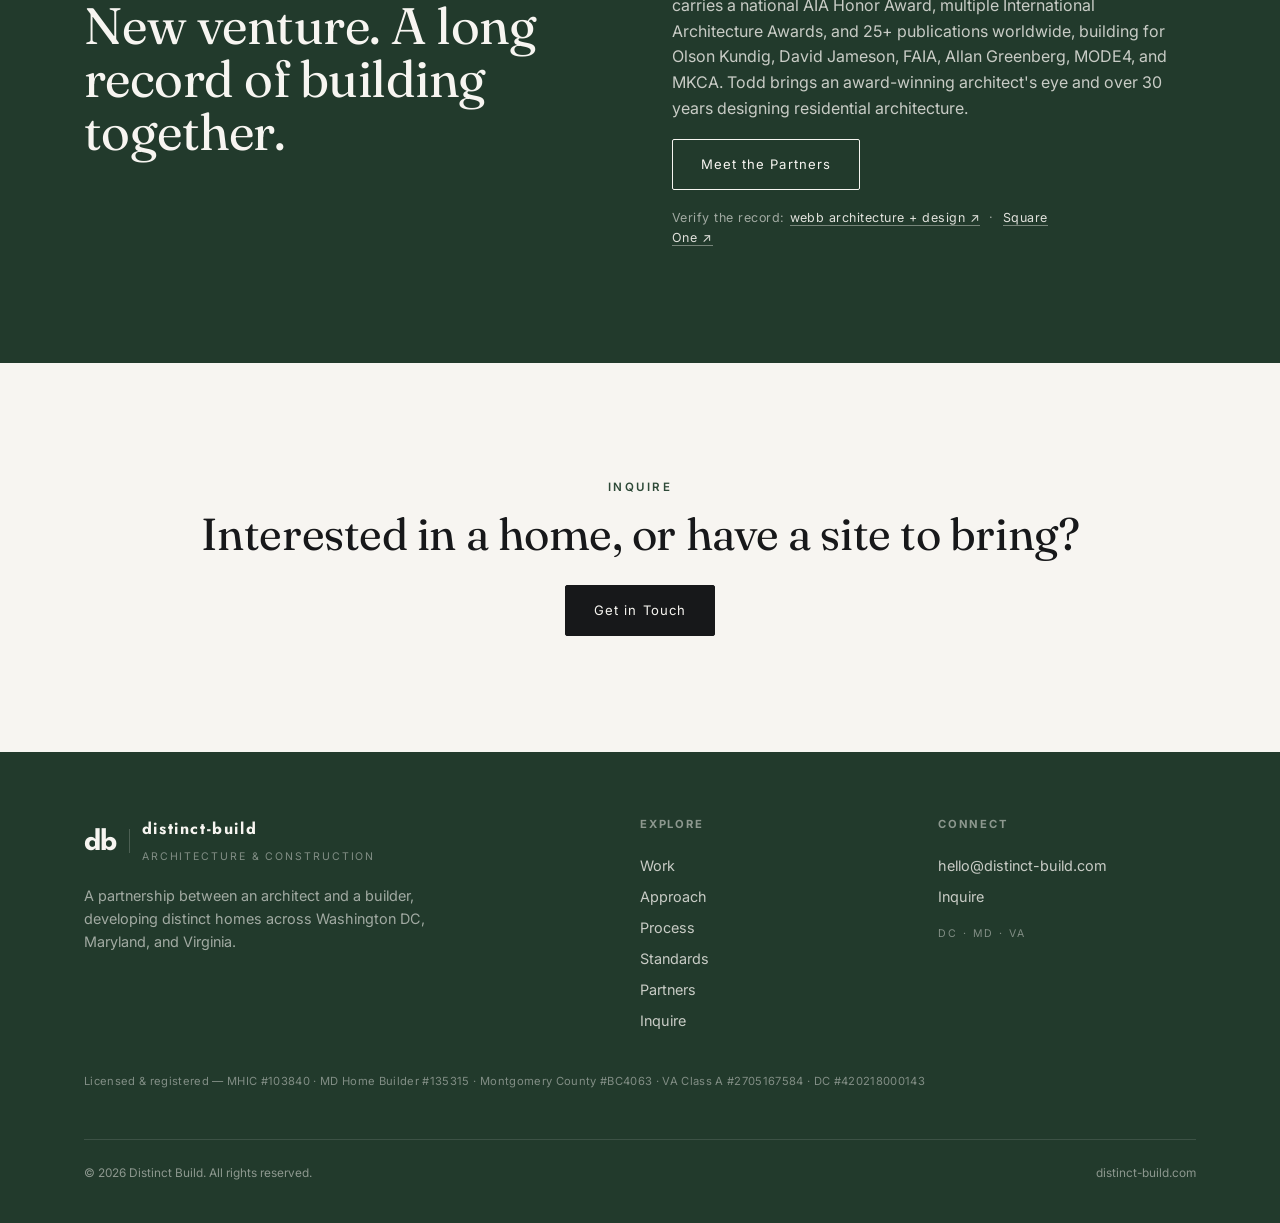
<file: work.html>
<!DOCTYPE html>
<html lang="en">
<head>
<meta charset="UTF-8">
<meta name="viewport" content="width=device-width, initial-scale=1">
<title>Work — Distinct Build | Homes underway in DC, MD &amp; VA</title>
<meta name="description" content="Architect-designed homes developed and built by Distinct Build, plus current collaborations between Todd Webb and Steve Howard across the DMV.">
<link rel="canonical" href="https://distinct-build.com/work.html">
<link rel="icon" type="image/svg+xml" href="favicon.svg">
<link rel="apple-touch-icon" href="apple-touch-icon.png">
<link rel="stylesheet" href="style.css">
</head>
<body>

<header class="nav">
  <div class="nav-in">
    <a class="brand" href="index.html"><span class="db">db</span><span class="brand-words"><span class="mark">distinct-build</span><span class="tag">Architecture &amp; Construction</span></span></a>
    <button class="menu-btn" aria-label="Menu" onclick="document.getElementById('nav').classList.toggle('open')">☰</button>
    <nav class="nav-links" id="nav">
      <a href="work.html" class="active">Work</a>
      <a href="approach.html">Approach</a>
      <a href="process.html">Process</a>
      <a href="building-standards.html">Standards</a>
      <a href="partners.html">Partners</a>
      <a href="contact.html" class="nav-cta">Inquire</a>
    </nav>
  </div>
</header>

<section style="padding-bottom:0">
  <div class="wrap">
    <p class="kicker">The Work</p>
    <h1 class="serif" style="font-size:clamp(2.4rem,5.5vw,4.4rem);max-width:15ch;margin-top:16px">Designed and built by us.</h1>
    <p class="lead" style="max-width:60ch;margin-top:22px">A proven partnership with finished homes behind it. Two completed collaborations, our first development home in construction, and more on the boards — every project carrying the same credit, shown together: architect and builder.</p>
  </div>
</section>

<!-- DEVELOPED BY DISTINCT BUILD -->
<section>
  <div class="wrap">
    <p class="kicker" style="margin-bottom:30px">Developed by Distinct Build</p>
    <div class="work-grid">
      <a class="work-card" href="deep-creek.html">
        <div class="media r43 filled" style="background-image:url('img/18-green-meadow/exterior.jpg')"></div>
        <div class="meta"><h3 class="serif">Deep Creek</h3><div class="loc">Deep Creek Lake, MD<br>Modern mountain home</div></div>
        <div class="muted" style="font-size:.74rem;letter-spacing:.04em;margin-top:10px">Architecture — Todd Webb · Construction — Steve Howard</div>
        <span class="tag-pill">First Distinct Build home</span>
      </a>
      <div style="align-self:center">
        <p class="muted">The first home developed by the partnership — conceived, designed, and built to the standard we'd demand on any commission. Following its progress is the clearest way to see the model at work.</p>
        <p class="muted" style="margin-top:14px">More Distinct Build homes to follow.</p>
      </div>
    </div>
  </div>
</section>

<!-- COMPLETED COLLABORATIONS -->
<section style="background:var(--paper-2)">
  <div class="wrap">
    <p class="kicker" style="margin-bottom:30px">Completed Collaborations — Todd Webb &amp; Steve Howard</p>
    <div class="work-grid">
      <a class="work-card" href="logan-circle.html">
        <div class="media r43 filled" style="background-image:url('img/logan-circle/hero.jpg')"></div>
        <div class="meta"><h3 class="serif">Logan Circle</h3><div class="loc">Washington, DC<br>Completed</div></div>
        <div class="muted" style="font-size:.74rem;letter-spacing:.04em;margin-top:10px">Architecture — Todd Webb · Construction — Steve Howard</div>
        <span class="tag-pill">Published in Interior Design</span>
      </a>
      <a class="work-card" href="logan-penthouse.html">
        <div class="media r43 filled" style="background-image:url('img/logan-2/hero.jpg')"></div>
        <div class="meta"><h3 class="serif">Logan Penthouse</h3><div class="loc">Washington, DC<br>Completed</div></div>
        <div class="muted" style="font-size:.74rem;letter-spacing:.04em;margin-top:10px">Architecture — Todd Webb · Construction — Steve Howard</div>
      </a>
    </div>
  </div>
</section>

<!-- UNDERWAY / ON THE BOARDS -->
<section>
  <div class="wrap">
    <p class="kicker" style="margin-bottom:30px">Underway &amp; On the Boards</p>
    <div class="work-grid">
      <a class="work-card" href="haymarket.html">
        <div class="media r43 filled" style="background-image:url('img/haymarket/exterior.jpg')"></div>
        <div class="meta"><h3 class="serif">Haymarket</h3><div class="loc">Haymarket, Virginia<br>Underway</div></div>
        <div class="muted" style="font-size:.74rem;letter-spacing:.04em;margin-top:10px">Architecture — Todd Webb · Construction — Steve Howard</div>
      </a>
      <a class="work-card" href="contact.html">
        <div class="media r43 filled" style="background:var(--forest);display:flex;align-items:center;justify-content:center"><span style="color:rgba(247,245,241,.7);font-size:.7rem;letter-spacing:.22em;text-transform:uppercase">Coming Soon</span></div>
        <div class="meta"><h3 class="serif">Rutledge Farm</h3><div class="loc">On the boards</div></div>
        <span class="tag-pill">Something special — coming soon</span>
      </a>
    </div>
  </div>
</section>

<!-- PEDIGREE BAND -->
<section class="band">
  <div class="wrap two-col">
    <div>
      <p class="kicker">The Pedigree Behind the Work</p>
      <h2 class="serif">New venture. A long record of building together.</h2>
    </div>
    <div class="stack">
      <p style="color:rgba(247,245,241,.78)">Distinct Build is new, but the partnership is not. Todd and Steve have built each other's work for years — the architect designing, the master builder executing — on commissioned homes for leading architects and demanding clients. Steve's construction carries a national AIA Honor Award, multiple International Architecture Awards, and 25+ publications worldwide, building for Olson Kundig, David Jameson, FAIA, Allan Greenberg, MODE4, and MKCA. Todd brings an award-winning architect's eye and over 30 years designing residential architecture.</p>
      <p><a href="partners.html" class="btn btn-light">Meet the Partners</a></p>
      <p style="margin-top:18px;font-size:.78rem;letter-spacing:.04em;color:rgba(247,245,241,.6)">Verify the record:
        <a href="https://www.webb-a.com" target="_blank" rel="noopener" style="color:rgba(247,245,241,.9);border-bottom:1px solid rgba(247,245,241,.4)">webb architecture + design ↗</a>
        &nbsp;·&nbsp;
        <a href="https://sq1built.com" target="_blank" rel="noopener" style="color:rgba(247,245,241,.9);border-bottom:1px solid rgba(247,245,241,.4)">Square One ↗</a>
      </p>
    </div>
  </div>
</section>

<section>
  <div class="wrap" style="text-align:center">
    <p class="kicker">Inquire</p>
    <h2 class="serif" style="font-size:clamp(1.8rem,3.6vw,2.8rem);margin:14px 0 28px">Interested in a home, or have a site to bring?</h2>
    <a href="contact.html" class="btn btn-dark">Get in Touch</a>
  </div>
</section>

<footer class="foot">
  <div class="wrap">
    <div class="foot-grid">
      <div>
        <div class="foot-brand"><span class="db">db</span><div><div class="mark">distinct-build</div><div class="tag">Architecture &amp; Construction</div></div></div>
        <p style="margin-top:18px;max-width:38ch;color:rgba(247,245,241,.6);font-size:.9rem">A partnership between an architect and a builder, developing distinct homes across Washington DC, Maryland, and Virginia.</p>
      </div>
      <div><h5>Explore</h5>
        <a href="work.html">Work</a><a href="approach.html">Approach</a><a href="process.html">Process</a><a href="building-standards.html">Standards</a><a href="partners.html">Partners</a><a href="contact.html">Inquire</a>
      </div>
      <div><h5>Connect</h5>
        <a href="mailto:hello@distinct-build.com">hello@distinct-build.com</a>
        <a href="contact.html">Inquire</a>
        <span class="tag" style="margin-top:14px;display:block">DC · MD · VA</span>
      </div>
    </div>
    <p style="margin-top:36px;font-size:.7rem;letter-spacing:.03em;color:rgba(247,245,241,.45);line-height:1.7">Licensed &amp; registered — MHIC #103840 · MD Home Builder #135315 · Montgomery County #BC4063 · VA Class A #2705167584 · DC #420218000143</p>
    <div class="foot-bottom"><span>© 2026 Distinct Build. All rights reserved.</span><span>distinct-build.com</span></div>
  </div>
</footer>

</body>
</html>
</file>
<file: style.css>
/* ============================================================
   DISTINCT BUILD — Architecture & Construction
   Hand-coded site styles. One file, shared across all pages.
   ============================================================ */

@import url('https://fonts.googleapis.com/css2?family=Fraunces:opsz,wght@9..144,300;9..144,400;9..144,500;9..144,600&family=Inter:wght@300;400;500;600&family=Jost:wght@500;600;700&display=swap');

:root{
  --paper:#F7F5F1;      /* warm white background */
  --paper-2:#EFEBE3;    /* secondary panel */
  --ink:#17181A;        /* near-black */
  --ink-soft:#2A2B2E;
  --stone:#6B6A66;      /* muted gray text */
  --line:#E1DBD1;       /* hairlines */
  --accent:#2E4A38;     /* deep spruce green — matches the db logo */
  --accent-hover:#21381F;
  --forest:#223A2C;     /* deep spruce — warm dark section background */
  --maxw:1240px;
  --pad:clamp(20px,5vw,72px);
}

*{box-sizing:border-box;margin:0;padding:0}
html{scroll-behavior:smooth}
body{
  font-family:'Inter',-apple-system,BlinkMacSystemFont,'Segoe UI',sans-serif;
  background:var(--paper);
  color:var(--ink);
  line-height:1.6;
  -webkit-font-smoothing:antialiased;
  text-rendering:optimizeLegibility;
}
img{max-width:100%;display:block}
a{color:inherit;text-decoration:none}

/* ---------- Type ---------- */
h1,h2,h3,.display{font-family:'Fraunces',Georgia,serif;font-weight:400;line-height:1.04;letter-spacing:-.01em}
.kicker{
  font-size:.72rem;font-weight:600;letter-spacing:.22em;text-transform:uppercase;
  color:var(--accent);
}
.lead{font-size:clamp(1.05rem,1.6vw,1.35rem);color:var(--ink-soft);font-weight:300}
.muted{color:var(--stone)}
.serif{font-family:'Fraunces',Georgia,serif}

/* ---------- Layout ---------- */
.wrap{max-width:var(--maxw);margin:0 auto;padding-left:var(--pad);padding-right:var(--pad)}
section{padding:clamp(64px,9vw,128px) 0}
.rule{height:1px;background:var(--line);border:0}

/* ---------- Nav ---------- */
.nav{
  position:sticky;top:0;z-index:50;
  background:rgba(247,245,241,.86);backdrop-filter:saturate(140%) blur(10px);
  border-bottom:1px solid var(--line);
}
.nav-in{display:flex;align-items:center;justify-content:space-between;
  max-width:var(--maxw);margin:0 auto;padding:16px var(--pad)}
.brand{display:flex;align-items:center;gap:13px}
.brand .db{
  font-family:'Jost','Inter';font-weight:700;font-size:1.55rem;line-height:.85;letter-spacing:-.02em;
  color:var(--accent);padding-right:13px;border-right:1.5px solid var(--line)}
.brand-words{display:flex;flex-direction:column;gap:3px}
.brand .mark{
  font-family:'Jost','Inter';font-weight:700;letter-spacing:.1em;text-transform:none;
  font-size:.92rem;color:var(--accent);line-height:1}
.brand .tag{font-size:.58rem;letter-spacing:.15em;text-transform:uppercase;color:var(--stone);line-height:1}
.nav-links{display:flex;gap:30px;align-items:center}
.nav-links a{font-size:.82rem;letter-spacing:.06em;color:var(--ink-soft);padding:6px 0;position:relative}
.nav-links a:hover{color:var(--ink)}
.nav-links a.active::after,.nav-links a:hover::after{
  content:"";position:absolute;left:0;bottom:0;height:1.5px;width:100%;background:var(--accent)}
.nav-cta{
  font-size:.78rem!important;letter-spacing:.08em;border:1px solid var(--ink);
  padding:9px 18px!important;border-radius:2px;color:var(--ink)!important}
.nav-cta:hover{background:var(--ink);color:var(--paper)!important}
.nav-cta::after{display:none!important}
.menu-btn{display:none;background:none;border:0;font-size:1.4rem;cursor:pointer;color:var(--ink)}

/* ---------- Buttons ---------- */
.btn{display:inline-block;font-size:.82rem;letter-spacing:.08em;padding:14px 28px;border-radius:2px;
  transition:.2s;cursor:pointer;border:1px solid var(--ink)}
.btn-dark{background:var(--ink);color:var(--paper)}
.btn-dark:hover{background:var(--accent);border-color:var(--accent)}
.btn-ghost{background:transparent;color:var(--ink)}
.btn-ghost:hover{background:var(--ink);color:var(--paper)}
.btn-light{border-color:var(--paper);color:var(--paper)}
.btn-light:hover{background:var(--paper);color:var(--ink)}

/* ---------- Hero ---------- */
.hero{position:relative;min-height:min(80vh,700px);display:flex;align-items:flex-end;
  background:var(--forest);color:var(--paper);overflow:hidden}
.hero .ph{position:absolute;inset:0;
  background:
    linear-gradient(180deg,rgba(15,16,18,.15) 0%,rgba(15,16,18,.55) 70%,rgba(15,16,18,.82) 100%),
    repeating-linear-gradient(135deg,#1d1f22 0 2px,#202327 2px 26px);
  display:flex;align-items:center;justify-content:center}
.hero .ph span{font-size:.7rem;letter-spacing:.25em;text-transform:uppercase;color:rgba(247,245,241,.35)}
.hero-in{position:relative;z-index:2;max-width:var(--maxw);margin:0 auto;width:100%;
  padding:clamp(88px,11vh,120px) var(--pad) clamp(44px,6vw,80px)}
.hero h1{font-size:clamp(2.4rem,5.6vw,4.9rem);max-width:16ch;font-weight:400}
.hero .lead{color:rgba(247,245,241,.78);max-width:46ch;margin-top:22px}
.hero .kicker{color:rgba(247,245,241,.7)}
.hero-cta{margin-top:36px;display:flex;gap:14px;flex-wrap:wrap}

/* ---------- Generic media placeholder ---------- */
.media{position:relative;background:var(--paper-2);overflow:hidden;border:1px solid var(--line);border-radius:10px}
.media::after{content:attr(data-label);position:absolute;inset:0;display:flex;align-items:center;
  justify-content:center;text-align:center;padding:20px;
  font-size:.66rem;letter-spacing:.2em;text-transform:uppercase;color:#A8A296;
  background:repeating-linear-gradient(135deg,#EFEBE3 0 2px,#E8E3DA 2px 22px)}
.media.r43{aspect-ratio:4/3}
.media.r32{aspect-ratio:3/2}
.media.r11{aspect-ratio:1/1}
.media.r169{aspect-ratio:16/9}

/* ---------- Intro / statement ---------- */
.statement h2{font-size:clamp(1.8rem,3.6vw,3rem);max-width:20ch}
.two-col{display:grid;grid-template-columns:1fr 1fr;gap:clamp(28px,5vw,80px);align-items:center}
.cols-3{display:grid;grid-template-columns:repeat(3,1fr);gap:clamp(24px,3vw,44px)}
.cols-4{display:grid;grid-template-columns:repeat(4,1fr);gap:clamp(20px,2.4vw,34px)}
.stack>*+*{margin-top:18px}

/* ---------- Discipline cards ---------- */
.disc{border-top:1px solid var(--ink);padding-top:22px}
.disc .n{font-family:'Fraunces';font-size:.95rem;color:var(--accent)}
.disc h3{font-size:1.5rem;margin:10px 0 8px}
.disc p{color:var(--stone);font-size:.95rem}

/* ---------- Work grid ---------- */
.work-grid{display:grid;grid-template-columns:1fr 1fr;gap:clamp(20px,3vw,40px)}
.work-card{display:block;group:work}
.work-card .media{transition:.4s}
.work-card:hover .media{transform:scale(1.01)}
.work-card .meta{display:flex;justify-content:space-between;align-items:baseline;
  margin-top:16px;padding-bottom:18px;border-bottom:1px solid var(--line)}
.work-card h3{font-size:1.5rem;font-weight:400}
.work-card .loc{font-size:.78rem;letter-spacing:.04em;color:var(--stone);text-align:right}
.tag-pill{display:inline-block;font-size:.62rem;letter-spacing:.18em;text-transform:uppercase;
  color:var(--accent);border:1px solid var(--line);padding:4px 10px;border-radius:30px;margin-top:14px}

/* ---------- Principals ---------- */
.people{display:grid;grid-template-columns:1fr 1fr;gap:clamp(28px,4vw,60px)}
.person .media{margin-bottom:20px}
.person h3{font-size:1.6rem;font-weight:400}
.person .role{font-size:.74rem;letter-spacing:.16em;text-transform:uppercase;color:var(--accent);margin:6px 0 14px}
.person p{color:var(--stone);font-size:.96rem}

/* ---------- Process ---------- */
.steps{display:grid;grid-template-columns:repeat(4,1fr);gap:clamp(20px,2.5vw,34px)}
.step .n{font-family:'Fraunces';font-size:2.4rem;color:var(--line);line-height:1}
.step h4{font-size:1.05rem;margin:10px 0 6px;font-weight:600}
.step p{font-size:.88rem;color:var(--stone)}

/* ---------- Real images ---------- */
.media.filled{background-size:cover;background-position:center}
.media.filled::after{display:none}
.hero-img{position:absolute;inset:0;width:100%;height:100%;object-fit:cover;z-index:0}
.hero-scrim{position:absolute;inset:0;z-index:1;
  background:linear-gradient(180deg,rgba(22,34,26,.12) 0%,rgba(22,34,26,.5) 62%,rgba(22,34,26,.86) 100%)}

/* ---------- Full-bleed "breath" ---------- */
.breath{position:relative;height:clamp(440px,72vh,760px);overflow:hidden;background:var(--forest)}
.breath img{position:absolute;inset:0;width:100%;height:100%;object-fit:cover;display:block}
.breath::after{content:"";position:absolute;inset:0;z-index:1;pointer-events:none;
  background:linear-gradient(0deg,rgba(22,34,26,.42) 0%,rgba(22,34,26,0) 34%)}
.breath .credit{position:absolute;right:clamp(16px,3vw,34px);bottom:clamp(14px,2.4vw,26px);z-index:2;
  font-size:.66rem;letter-spacing:.14em;text-transform:uppercase;color:rgba(247,245,241,.82)}
.breath .credit em{font-style:normal;color:rgba(247,245,241,.6)}
.breath.show-all{height:auto}
.breath.show-all img{position:relative;inset:auto;height:auto;object-fit:fill}
.credit-tag{position:absolute;right:12px;bottom:10px;z-index:3;font-size:.6rem;letter-spacing:.12em;text-transform:uppercase;color:#fff;opacity:.92;text-shadow:0 1px 5px rgba(0,0,0,.6)}

/* ---------- Project gallery ---------- */
.gallery{display:grid;grid-template-columns:1fr 1fr;gap:clamp(16px,2.5vw,28px)}
.g-item.wide{grid-column:1/-1}
.g-img{width:100%;height:auto;display:block;border:1px solid var(--line);border-radius:10px}
.g-item figcaption{font-size:.8rem;color:var(--stone);margin-top:10px;letter-spacing:.02em}

/* ---------- Process phases ---------- */
.phase{display:grid;grid-template-columns:120px 1fr;gap:clamp(20px,4vw,60px);
  padding:clamp(30px,5vw,52px) 0;border-top:1px solid var(--line);align-items:start}
.phase:last-child{border-bottom:1px solid var(--line)}
.phase-n{font-family:'Fraunces';font-size:clamp(2.3rem,5vw,3.4rem);color:var(--accent);line-height:.9}
.phase-body h2{font-size:clamp(1.5rem,2.8vw,2.1rem);margin-bottom:12px}
.phase-body p{max-width:64ch}

/* ---------- Dark band / CTA ---------- */
.band{background:var(--forest);color:var(--paper)}
.band .kicker{color:rgba(247,245,241,.65)}
.band h2{font-size:clamp(1.9rem,4vw,3.2rem);max-width:18ch}
.band p{color:rgba(247,245,241,.72);max-width:50ch}

/* ---------- Stats ---------- */
.stats{display:grid;grid-template-columns:repeat(3,1fr);gap:30px;border-top:1px solid var(--line);
  border-bottom:1px solid var(--line);padding:40px 0}
.stat .num{font-family:'Fraunces';font-size:clamp(2rem,4vw,3rem);line-height:1}
.stat .lab{font-size:.74rem;letter-spacing:.14em;text-transform:uppercase;color:var(--stone);margin-top:8px}

/* ---------- Contact form ---------- */
.cform{display:grid;grid-template-columns:1fr 1fr;gap:18px 22px}
.cform .full{grid-column:1/-1}
.cform label{display:block;font-size:.72rem;letter-spacing:.12em;text-transform:uppercase;
  color:var(--stone);margin-bottom:7px}
.cform input,.cform select,.cform textarea{
  width:100%;padding:13px 14px;border:1px solid var(--line);background:#fff;border-radius:2px;
  font-family:inherit;font-size:.95rem;color:var(--ink)}
.cform input:focus,.cform select:focus,.cform textarea:focus{outline:none;border-color:var(--accent)}
.cform textarea{min-height:140px;resize:vertical}
.hp{position:absolute;left:-9999px}

/* ---------- Footer ---------- */
.foot{background:var(--forest);color:rgba(247,245,241,.7);padding:64px 0 40px}
.foot-grid{display:grid;grid-template-columns:2fr 1fr 1fr;gap:40px}
.foot-brand{display:flex;align-items:center;gap:12px}
.foot .db{font-family:'Jost','Inter';font-weight:700;font-size:1.75rem;line-height:.85;letter-spacing:-.02em;
  color:var(--paper);padding-right:12px;border-right:1.5px solid rgba(247,245,241,.2)}
.foot .mark{font-family:'Jost','Inter';font-weight:700;letter-spacing:.1em;text-transform:none;
  color:var(--paper);font-size:1rem}
.foot .tag{font-size:.66rem;letter-spacing:.18em;text-transform:uppercase;color:rgba(247,245,241,.45);margin-top:8px}
.foot h5{font-size:.7rem;letter-spacing:.16em;text-transform:uppercase;color:rgba(247,245,241,.5);margin-bottom:16px}
.foot a{display:block;font-size:.9rem;color:rgba(247,245,241,.78);padding:4px 0}
.foot a:hover{color:var(--paper)}
.foot-bottom{display:flex;justify-content:space-between;align-items:center;flex-wrap:wrap;gap:14px;
  margin-top:48px;padding-top:24px;border-top:1px solid rgba(247,245,241,.12);
  font-size:.74rem;color:rgba(247,245,241,.5)}

/* ---------- Responsive ---------- */
@media(max-width:1100px){.cols-4{grid-template-columns:1fr 1fr}}
@media(max-width:860px){
  .nav-links{position:fixed;inset:64px 0 auto 0;flex-direction:column;gap:0;
    background:var(--paper);border-bottom:1px solid var(--line);padding:8px var(--pad) 20px;
    transform:translateY(-130%);transition:.3s;box-shadow:0 20px 40px rgba(0,0,0,.06)}
  .nav-links.open{transform:translateY(0)}
  .nav-links a{padding:14px 0;border-bottom:1px solid var(--line);width:100%}
  .nav-links a.nav-cta{text-align:center;margin-top:14px;border:1px solid var(--ink)}
  .menu-btn{display:block}
  .two-col,.cols-3,.cols-4,.work-grid,.people,.steps,.stats,.foot-grid,.cform{grid-template-columns:1fr}
  .steps{gap:28px}
  .stats{gap:24px}
  .phase{grid-template-columns:1fr;gap:6px}
  .gallery{grid-template-columns:1fr}
}
</file>
